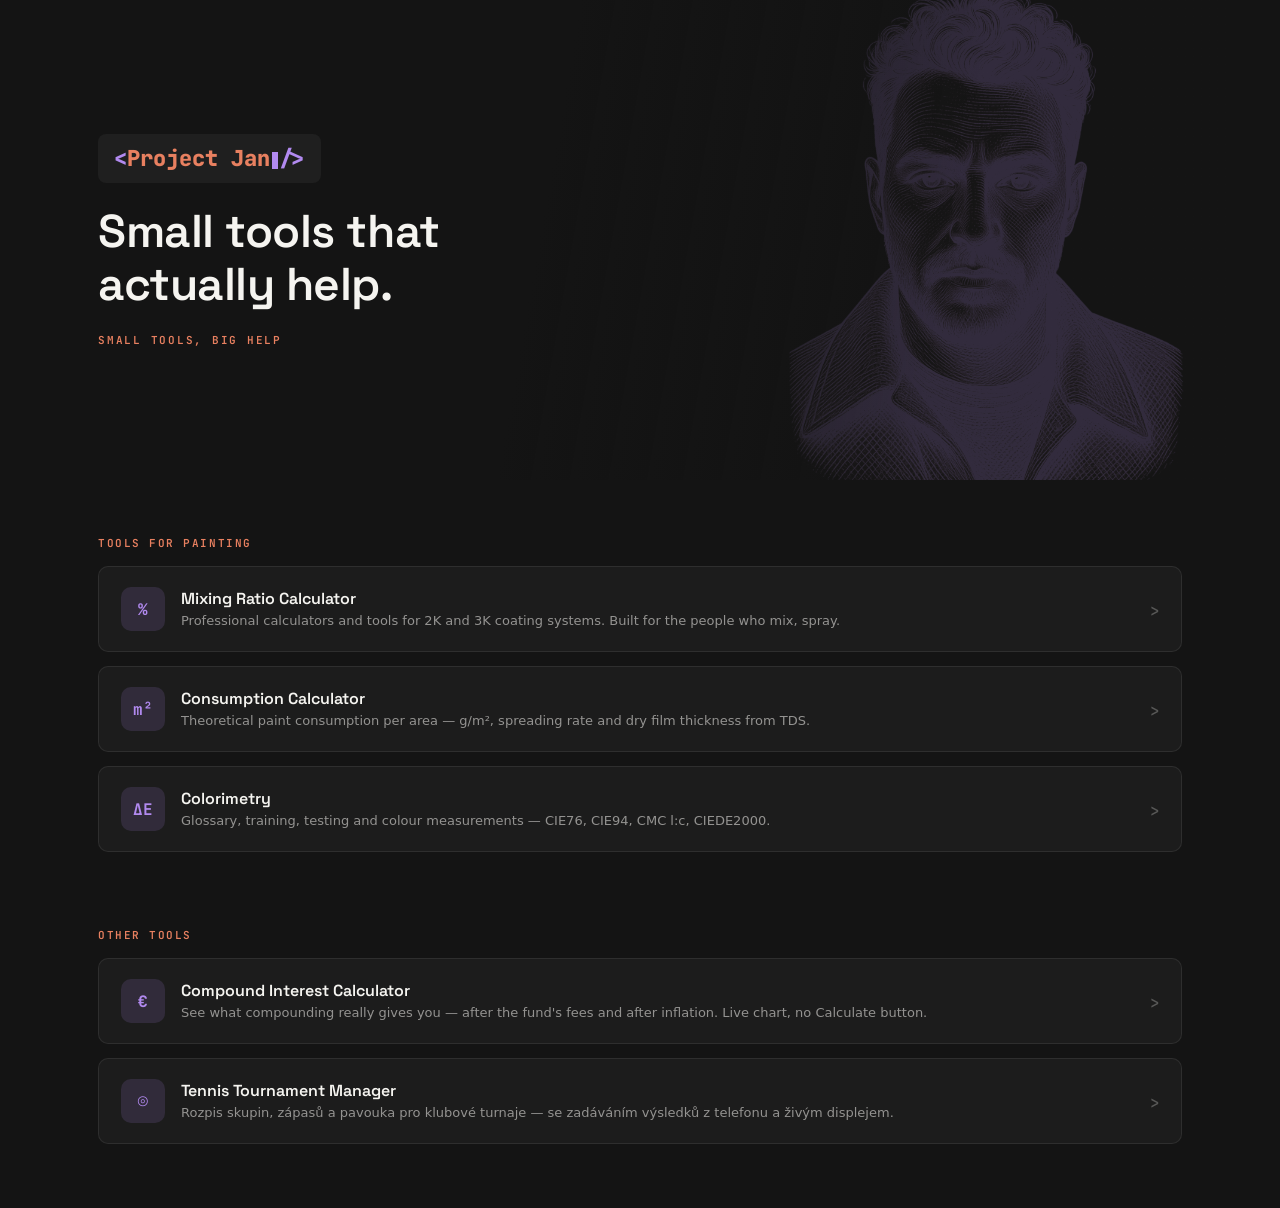
<file: index.html>
<!DOCTYPE html>
<html lang="en">
<head>
<meta charset="UTF-8">
<meta name="viewport" content="width=device-width, initial-scale=1.0">
<title>Project Jan — Small tools, big help</title>
<link rel="icon" type="image/png" href="/favicon.png">
<meta property="og:type" content="website">
<meta property="og:title" content="Project Jan — Small tools, big help">
<meta property="og:description" content="Calculators for 2K/3K coating systems, plus a tennis tournament manager for clubs.">
<meta property="og:image" content="https://projectjan.cz/favicon.png">
<meta property="og:url" content="https://projectjan.cz/">
<meta name="twitter:card" content="summary_large_image">
<meta name="twitter:title" content="Project Jan — Small tools, big help">
<meta name="twitter:description" content="Calculators for 2K/3K coating systems, plus a tennis tournament manager for clubs.">
<meta name="twitter:image" content="https://projectjan.cz/favicon.png">
<link rel="preconnect" href="https://fonts.googleapis.com">
<link href="https://fonts.googleapis.com/css2?family=JetBrains+Mono:wght@400;500;600;700;800&family=Space+Grotesk:wght@500;600;700&display=swap" rel="stylesheet">
<style>
*{box-sizing:border-box}
html{scroll-behavior:smooth}
body{margin:0;background:#141414;font-family:'Space Grotesk',system-ui,sans-serif}
a{color:#8a67d1;text-decoration:none}
a:hover{color:#6d4fb0}
@keyframes jan-blink{0%,50%{opacity:1}50.01%,100%{opacity:0}}

.wrap{max-width:1180px;margin:0 auto}

/* Mini sticky header — crossfades in once you've scrolled past the hero */
.mini-header{position:fixed;top:0;left:0;right:0;z-index:50;display:flex;justify-content:center;padding:14px 0;opacity:0;transform:translateY(-8px);pointer-events:none;transition:opacity .3s ease,transform .3s ease}
.mini-header.show{opacity:1;transform:translateY(0);pointer-events:auto}
.logo-mini{display:inline-flex;align-items:center;background:#1f1f1f;padding:8px 14px;border-radius:8px;font:800 16px 'JetBrains Mono',monospace;color:#b28af0;box-shadow:0 10px 28px rgba(0,0,0,.35);cursor:pointer;border:1px solid rgba(255,255,255,.08)}
.logo-mini .name{color:#e88060}
.logo-mini .cursor{display:inline-block;width:5px;height:13px;background:#b28af0;margin:0 1px -2px 2px;animation:jan-blink 1.1s steps(1) infinite}

.hero{position:relative;overflow:hidden;padding:0 48px;min-height:480px;display:flex;align-items:center}
.hero-portrait{position:absolute;right:-20px;bottom:-30px;height:112%;width:auto;opacity:0.4;mix-blend-mode:screen;pointer-events:none;will-change:opacity}
.hero-fade{position:absolute;inset:0;background:linear-gradient(100deg,#141414 42%,rgba(20,20,20,0.45) 75%)}
.hero-inner{position:relative;z-index:1;display:flex;flex-direction:column;gap:22px;padding:64px 0;max-width:560px;will-change:transform,opacity}

.logo{display:inline-flex;align-items:center;background:#1f1f1f;padding:10px 16px;border-radius:8px;font:800 22px 'JetBrains Mono',monospace;color:#b28af0;width:fit-content}
.logo .name{color:#e88060}
.logo .cursor{display:inline-block;width:6px;height:17px;background:#b28af0;margin:0 1px -3px 2px;animation:jan-blink 1.1s steps(1) infinite}

h1{margin:0;font:600 46px/1.15 'Space Grotesk',sans-serif;color:#f5f4f0;letter-spacing:-.01em}
.tag{font:600 11px 'JetBrains Mono',monospace;letter-spacing:.16em;color:#e88060}

.section{padding:56px 48px 20px}
.section.last{padding-bottom:64px}
.section-label{display:block;font:600 11px 'JetBrains Mono',monospace;letter-spacing:.14em;color:#e88060;margin-bottom:16px}

.cards{display:flex;flex-direction:column;gap:14px}
.card{display:flex;align-items:center;gap:16px;background:#1c1c1c;border:1px solid rgba(255,255,255,.08);border-radius:10px;padding:20px 22px;
  opacity:0;transform:translateY(28px);transition:opacity .6s ease,transform .6s ease,box-shadow .18s,border-color .18s,background .18s}
.card:nth-child(2){transition-delay:.09s}
.card:nth-child(3){transition-delay:.18s}
.card.in{opacity:1;transform:translateY(0)}
.card:hover{border-color:transparent;background:#212121;box-shadow:0 10px 30px rgba(178,138,240,.16)}
.card.in:hover{transform:translateY(-2px)}
.card-icon{width:44px;height:44px;flex:none;border-radius:10px;background:rgba(178,138,240,.14);display:flex;align-items:center;justify-content:center;font:700 16px 'JetBrains Mono',monospace;color:#b28af0}
.card-body{flex:1}
.card-title{font:600 16px 'Space Grotesk',sans-serif;color:#f5f4f0}
.card-desc{font:400 13px/1.5 system-ui,sans-serif;color:rgba(245,244,240,.55);margin-top:2px}
.card-chevron{color:rgba(245,244,240,.28);font-size:20px}

@media (max-width: 640px){
  .hero{padding:0 24px;min-height:420px}
  .hero-inner{padding:44px 0;max-width:100%}
  .hero-portrait{opacity:0.28;right:-40px}
  h1{font-size:32px}
  .section{padding:40px 20px 8px}
  .section.last{padding-bottom:48px}
  .card{padding:16px 16px;gap:12px}
  .card-title{font-size:15px}
  .card-desc{font-size:12.5px}
}
@media (prefers-reduced-motion: reduce){
  html{scroll-behavior:auto}
  .card,.mini-header,.hero-inner{transition:none!important}
}
</style>
</head>
<body>

<header class="mini-header" id="miniHeader">
  <button class="logo-mini" id="miniLogoBtn" type="button" aria-label="Scroll to top">&lt;<span class="name">Project Jan</span><span class="cursor"></span>/&gt;</button>
</header>

<div class="wrap">

  <section class="hero" id="hero">
    <img class="hero-portrait" src="portrait-sketch-tint.png" alt="">
    <div class="hero-fade"></div>
    <div class="hero-inner" id="heroInner">
      <span class="logo">&lt;<span class="name">Project Jan</span><span class="cursor"></span>/&gt;</span>
      <h1>Small tools that<br>actually help.</h1>
      <span class="tag">SMALL TOOLS, BIG HELP</span>
    </div>
  </section>

  <section class="section">
    <span class="section-label">TOOLS FOR PAINTING</span>
    <div class="cards">
      <a class="card" href="mixing-ratio-calculator/">
        <div class="card-icon">%</div>
        <div class="card-body">
          <div class="card-title">Mixing Ratio Calculator</div>
          <div class="card-desc">Professional calculators and tools for 2K and 3K coating systems. Built for the people who mix, spray.</div>
        </div>
        <span class="card-chevron">›</span>
      </a>
      <a class="card" href="consumption-calculator/">
        <div class="card-icon">m²</div>
        <div class="card-body">
          <div class="card-title">Consumption Calculator</div>
          <div class="card-desc">Theoretical paint consumption per area — g/m², spreading rate and dry film thickness from TDS.</div>
        </div>
        <span class="card-chevron">›</span>
      </a>
      <a class="card" href="color/">
        <div class="card-icon">ΔE</div>
        <div class="card-body">
          <div class="card-title">Colorimetry</div>
          <div class="card-desc">Glossary, training, testing and colour measurements — CIE76, CIE94, CMC l:c, CIEDE2000.</div>
        </div>
        <span class="card-chevron">›</span>
      </a>
    </div>
  </section>

  <section class="section last">
    <span class="section-label">OTHER TOOLS</span>
    <div class="cards">
      <a class="card" href="compound-interest/">
        <div class="card-icon">€</div>
        <div class="card-body">
          <div class="card-title">Compound Interest Calculator</div>
          <div class="card-desc">See what compounding really gives you — after the fund's fees and after inflation. Live chart, no Calculate button.</div>
        </div>
        <span class="card-chevron">›</span>
      </a>
      <a class="card" href="tennis/">
        <div class="card-icon">◎</div>
        <div class="card-body">
          <div class="card-title">Tennis Tournament Manager</div>
          <div class="card-desc">Rozpis skupin, zápasů a pavouka pro klubové turnaje — se zadáváním výsledků z telefonu a živým displejem.</div>
        </div>
        <span class="card-chevron">›</span>
      </a>
    </div>
  </section>

</div>

<script>
(function(){
  var hero = document.getElementById('hero');
  var heroInner = document.getElementById('heroInner');
  var portrait = document.querySelector('.hero-portrait');
  var miniHeader = document.getElementById('miniHeader');
  var reduceMotion = window.matchMedia && window.matchMedia('(prefers-reduced-motion: reduce)').matches;
  var ticking = false;

  function onScroll(){
    if(ticking) return;
    ticking = true;
    requestAnimationFrame(function(){
      var heroH = hero.offsetHeight;
      var y = window.scrollY || window.pageYOffset;
      var progress = Math.min(1, Math.max(0, y / (heroH * 0.7)));
      if(!reduceMotion){
        heroInner.style.opacity = String(1 - progress);
        heroInner.style.transform = 'translateY(' + (-progress * 40) + 'px)';
        if(portrait) portrait.style.opacity = String(0.4 * (1 - progress * 0.6));
      }
      miniHeader.classList.toggle('show', progress > 0.85);
      ticking = false;
    });
  }
  window.addEventListener('scroll', onScroll, { passive: true });
  window.addEventListener('resize', onScroll);
  onScroll();

  document.getElementById('miniLogoBtn').addEventListener('click', function(){
    window.scrollTo({ top: 0, behavior: reduceMotion ? 'auto' : 'smooth' });
  });

  // Cards fly in from below as they enter the viewport
  var cards = document.querySelectorAll('.card');
  if('IntersectionObserver' in window && !reduceMotion){
    var io = new IntersectionObserver(function(entries){
      entries.forEach(function(entry){
        if(entry.isIntersecting){
          entry.target.classList.add('in');
          io.unobserve(entry.target);
        }
      });
    }, { threshold: 0.2, rootMargin: '0px 0px -40px 0px' });
    cards.forEach(function(el){ io.observe(el); });
  } else {
    cards.forEach(function(el){ el.classList.add('in'); });
  }
})();
</script>

</body>
</html>
</file>
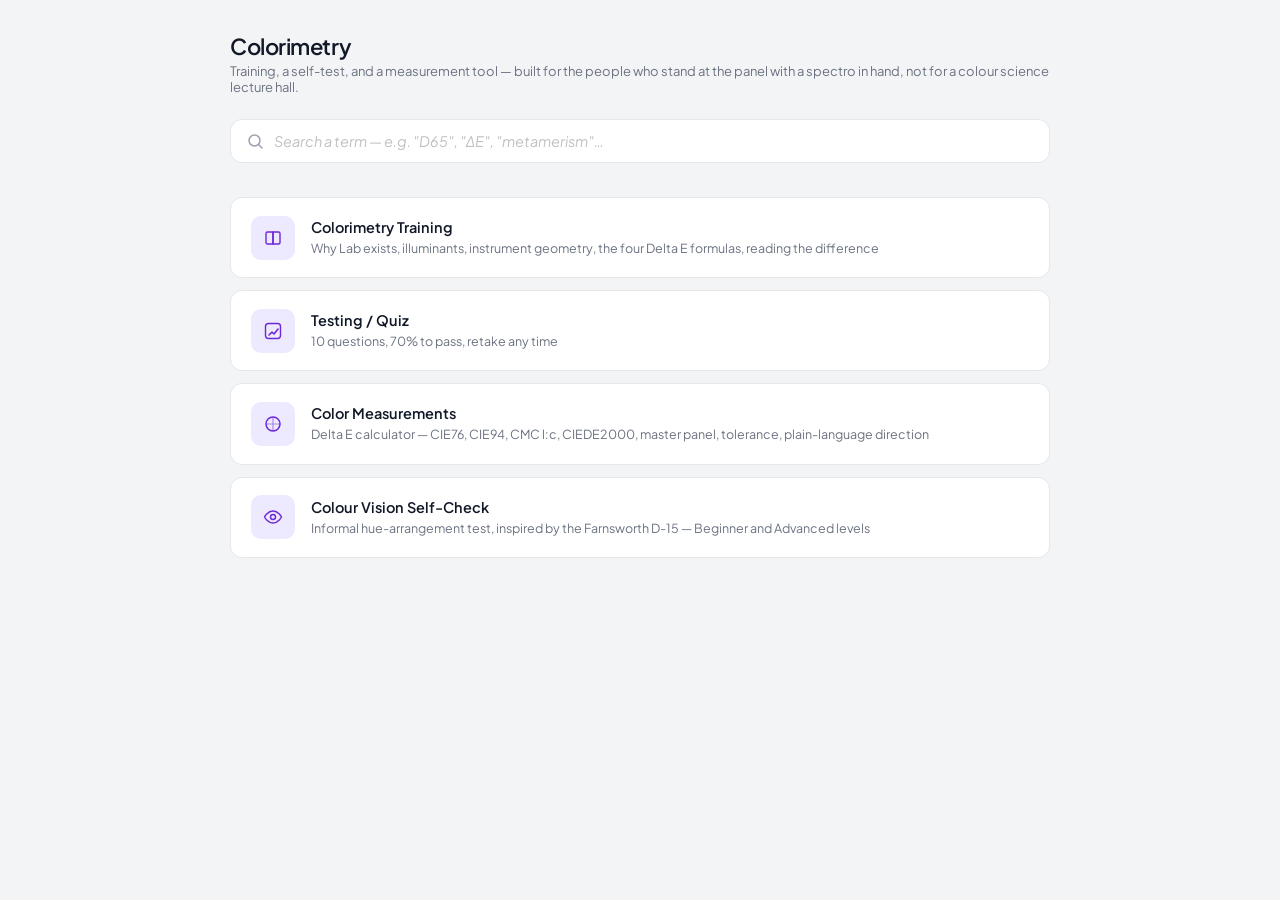
<file: color/index.html>
<!DOCTYPE html>
<html lang="en">
<head>
<meta charset="UTF-8">
<meta name="viewport" content="width=device-width, initial-scale=1.0">
<title>Colorimetry — Project Jan</title>
<link rel="icon" type="image/png" href="/favicon.png">
<meta name="description" content="Colorimetry training, a self-test quiz, and a Delta E colour measurement calculator (CIE76, CIE94, CMC l:c, CIEDE2000) for coating colorists and QC technicians.">
<meta property="og:type" content="website">
<meta property="og:title" content="Colorimetry — Project Jan">
<meta property="og:description" content="Colorimetry training, a self-test quiz, and a Delta E colour measurement calculator for coating colorists and QC technicians.">
<meta property="og:image" content="https://projectjan.cz/favicon.png">
<meta property="og:url" content="https://projectjan.cz/color/">
<link rel="preconnect" href="https://fonts.googleapis.com">
<link href="https://fonts.googleapis.com/css2?family=Plus+Jakarta+Sans:wght@400;500;600&family=JetBrains+Mono:wght@400;500&display=swap" rel="stylesheet">
<link rel="stylesheet" href="assets/ui.css">
</head>
<body>
<div class="wrap">
  <h1>Colorimetry</h1>
  <p class="sub">Training, a self-test, and a measurement tool — built for the people who stand at the panel with a spectro in hand, not for a colour science lecture hall.</p>

  <div class="search-wrap">
    <div class="search-input-row">
      <svg width="17" height="17" viewBox="0 0 17 17" fill="none"><circle cx="7.5" cy="7.5" r="5.5" stroke="currentColor" stroke-width="1.5"/><path d="M15 15l-3.5-3.5" stroke="currentColor" stroke-width="1.5" stroke-linecap="round"/></svg>
      <input type="text" id="glossary-search" placeholder="Search a term — e.g. &quot;D65&quot;, &quot;ΔE&quot;, &quot;metamerism&quot;…" autocomplete="off">
    </div>
    <div id="search-results" class="search-results"></div>
  </div>

  <div class="tcards">
    <a class="tcard" href="training/">
      <div class="tcard-icon"><svg width="20" height="20" viewBox="0 0 20 20" fill="none"><path d="M3 5.5C3 4.7 3.7 4 4.5 4H10v12H4.5c-.8 0-1.5-.7-1.5-1.5v-9z" stroke="currentColor" stroke-width="1.4" stroke-linejoin="round"/><path d="M17 5.5c0-.8-.7-1.5-1.5-1.5H10v12h5.5c.8 0 1.5-.7 1.5-1.5v-9z" stroke="currentColor" stroke-width="1.4" stroke-linejoin="round"/></svg></div>
      <div class="tcard-body"><strong>Colorimetry Training</strong><span>Why Lab exists, illuminants, instrument geometry, the four Delta E formulas, reading the difference</span></div>
      <div id="landing-progress-training" style="min-width:70px;text-align:right"></div>
    </a>
    <a class="tcard" href="training/quiz/basic/">
      <div class="tcard-icon"><svg width="20" height="20" viewBox="0 0 20 20" fill="none"><path d="M6 14l3-3 2 2 4-5" stroke="currentColor" stroke-width="1.6" stroke-linecap="round" stroke-linejoin="round"/><rect x="2.5" y="2.5" width="15" height="15" rx="3" stroke="currentColor" stroke-width="1.4"/></svg></div>
      <div class="tcard-body"><strong>Testing / Quiz</strong><span>10 questions, 70% to pass, retake any time</span></div>
      <div id="landing-progress-quiz" style="min-width:70px;text-align:right"></div>
    </a>
    <a class="tcard" href="delta-e/">
      <div class="tcard-icon"><svg width="20" height="20" viewBox="0 0 20 20" fill="none"><circle cx="10" cy="10" r="7" stroke="currentColor" stroke-width="1.5"/><path d="M10 3v14M3 10h14" stroke="currentColor" stroke-width="1.2" opacity=".5"/></svg></div>
      <div class="tcard-body"><strong>Color Measurements</strong><span>Delta E calculator — CIE76, CIE94, CMC l:c, CIEDE2000, master panel, tolerance, plain-language direction</span></div>
    </a>
    <a class="tcard" href="vision-test/">
      <div class="tcard-icon"><svg width="20" height="20" viewBox="0 0 20 20" fill="none"><path d="M1.5 10S4.5 4 10 4s8.5 6 8.5 6-3 6-8.5 6-8.5-6-8.5-6z" stroke="currentColor" stroke-width="1.4" stroke-linejoin="round"/><circle cx="10" cy="10" r="2.5" stroke="currentColor" stroke-width="1.4"/></svg></div>
      <div class="tcard-body"><strong>Colour Vision Self-Check</strong><span>Informal hue-arrangement test, inspired by the Farnsworth D-15 — Beginner and Advanced levels</span></div>
    </a>
  </div>
</div>
<script src="assets/store.js"></script>
<script src="assets/glossary.js"></script>
<script>
(function () {
  var p = Store.getProgress();
  if (p.completedModules.indexOf('training-intro') !== -1) {
    document.getElementById('landing-progress-training').innerHTML = '<span style="font-size:11px;color:var(--hint)">visited</span> ✓';
  }
  if (p.quizAttempts.length) {
    var best = p.quizAttempts.reduce(function (m, a) { return Math.max(m, a.pct || 0); }, 0);
    document.getElementById('landing-progress-quiz').innerHTML = '<span style="font-size:11px;color:var(--hint)">best score</span><br><b style="color:var(--pt)">' + best + '%</b>';
  }

  var input = document.getElementById('glossary-search');
  var results = document.getElementById('search-results');
  var MAX_SHOWN = 5;

  function render(query) {
    if (!query.trim()) { results.innerHTML = ''; return; }
    var matches = Glossary.search(query);
    if (!matches.length) {
      results.innerHTML = '<div class="search-empty">No matching term. Try the <a href="glossary/">full glossary</a>.</div>';
      return;
    }
    results.innerHTML = matches.slice(0, MAX_SHOWN).map(function (e) {
      return '<div class="search-result"><strong>' + e.term + '</strong><span>' + e.definition + '</span></div>';
    }).join('') + (matches.length > MAX_SHOWN ? '<div class="search-more"><a href="glossary/?q=' + encodeURIComponent(query) + '">' + (matches.length - MAX_SHOWN) + ' more in the full glossary →</a></div>' : '');
  }

  input.addEventListener('input', function () { render(input.value); });
})();
</script>
</body>
</html>
</file>
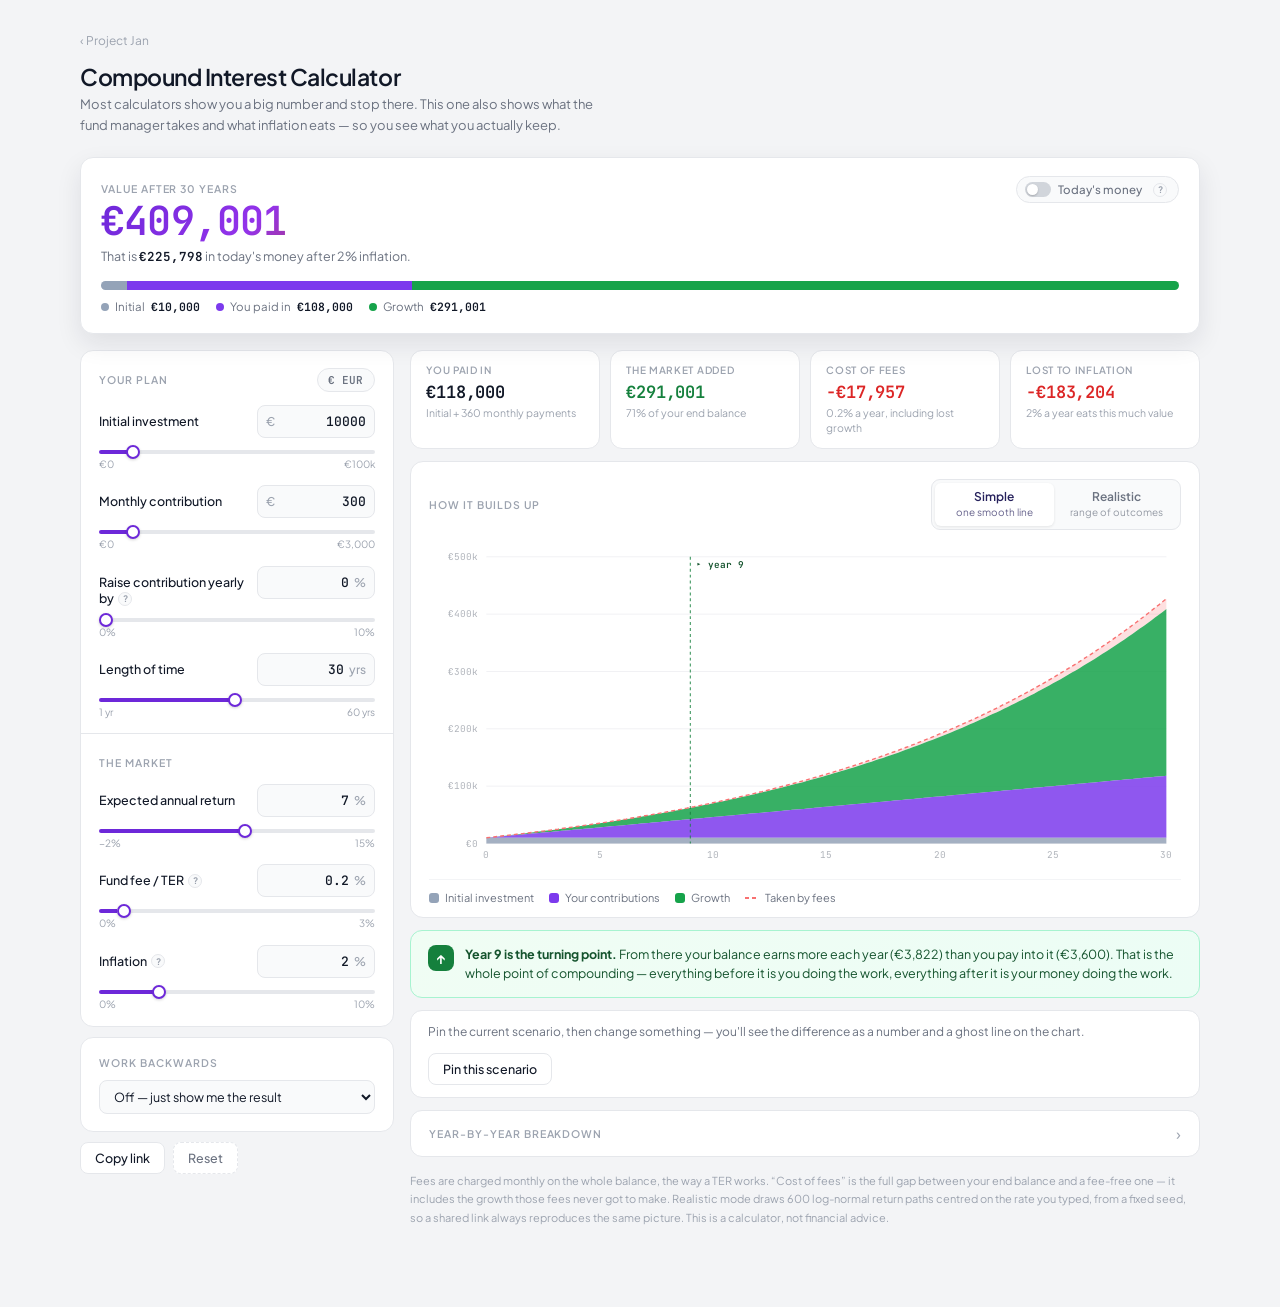
<file: compound-interest/index.html>
<!DOCTYPE html>
<html lang="en">
<head>
<meta charset="UTF-8">
<meta name="viewport" content="width=device-width, initial-scale=1.0">
<title>Compound Interest Calculator</title>
<link rel="icon" type="image/png" href="/favicon.png">
<meta name="description" content="A compound interest calculator that shows what you actually keep — after fund fees and after inflation.">
<meta property="og:type" content="website">
<meta property="og:title" content="Compound Interest Calculator — Project Jan">
<meta property="og:description" content="See what compounding really gives you — after fund fees and after inflation. Live chart, honest numbers, no Calculate button.">
<meta property="og:image" content="https://projectjan.cz/favicon.png">
<meta property="og:url" content="https://projectjan.cz/compound-interest/">
<meta name="twitter:card" content="summary_large_image">
<meta name="twitter:title" content="Compound Interest Calculator — Project Jan">
<meta name="twitter:description" content="See what compounding really gives you — after fund fees and after inflation.">
<meta name="twitter:image" content="https://projectjan.cz/favicon.png">
<link href="https://fonts.googleapis.com/css2?family=Plus+Jakarta+Sans:wght@400;500;600;700&family=JetBrains+Mono:wght@400;500;600&display=swap" rel="stylesheet">
<style>
*,*::before,*::after{box-sizing:border-box;margin:0;padding:0}
:root{
  --p:#6D28D9;--pl:#EDE9FE;--pt:#26215C;
  --o:#C2410C;--ol:#FFF7ED;--ot:#7C2D12;
  --g:#15803D;--gl:#DCFCE7;--gt:#14532D;
  --r:#DC2626;--rl:#FEF2F2;--rt:#7F1D1D;
  --grad:linear-gradient(135deg,#6D28D9 0%,#9333EA 50%,#C2410C 100%);
  --border:#E5E7EB;--bg:#F9FAFB;--card:#fff;--text:#111827;--muted:#6B7280;--hint:#9CA3AF;
  /* chart series */
  --c-init:#94A3B8;--c-contrib:#7C3AED;--c-growth:#16A34A;--c-fee:#F87171;
}
body{font-family:'Plus Jakarta Sans',system-ui,sans-serif;background:#F3F4F6;color:var(--text);min-height:100vh;padding:1.75rem 1rem 5rem;-webkit-font-smoothing:antialiased}
.wrap{max-width:1120px;margin:0 auto}
.mn{font-family:'JetBrains Mono',monospace;font-variant-numeric:tabular-nums}

/* ── Header ─────────────────────────────────────────────────────────── */
.back{display:inline-flex;align-items:center;gap:5px;font-size:12px;color:var(--hint);text-decoration:none;margin-bottom:.9rem;transition:color .13s}
.back:hover{color:var(--p)}
h1{font-size:23px;font-weight:600;letter-spacing:-.02em}
.sub{font-size:13px;color:var(--muted);margin-top:3px;margin-bottom:1.4rem;max-width:52ch;line-height:1.55}

/* ── Layout ─────────────────────────────────────────────────────────── */
.layout{display:grid;grid-template-columns:314px 1fr;gap:16px;align-items:start}
.panel{position:sticky;top:196px;display:flex;flex-direction:column;gap:10px}
.results{display:flex;flex-direction:column;gap:12px;min-width:0}

.card{background:var(--card);border:1px solid var(--border);border-radius:13px;padding:1.05rem 1.15rem}
.lbl{font-size:10.5px;font-weight:600;letter-spacing:.09em;text-transform:uppercase;color:var(--hint)}

/* ── Inputs ─────────────────────────────────────────────────────────── */
.field{margin-bottom:.95rem}
.field:last-child{margin-bottom:0}
.field-top{display:flex;align-items:baseline;justify-content:space-between;gap:8px;margin-bottom:6px}
.field-top label{font-size:12.5px;color:var(--text);font-weight:500;line-height:1.3}
.hintq{display:inline-flex;align-items:center;justify-content:center;width:14px;height:14px;border-radius:50%;background:var(--bg);border:1px solid var(--border);color:var(--hint);font-size:9px;font-weight:700;cursor:help;margin-left:4px;vertical-align:1px}
.cur-pick{font-family:'JetBrains Mono',monospace;font-size:11px;font-weight:600;color:var(--muted);background:var(--bg);border:1px solid var(--border);border-radius:99px;padding:4px 10px;cursor:pointer;transition:all .13s;letter-spacing:.02em}
.cur-pick:hover{border-color:#C4B5FD;color:var(--pt);background:var(--pl)}
.inbox{display:flex;align-items:center;gap:5px;background:var(--bg);border:1px solid var(--border);border-radius:8px;padding:0 8px;transition:border-color .12s,box-shadow .12s,background .12s;flex:none;width:118px}
.inbox:focus-within{border-color:var(--p);background:#fff;box-shadow:0 0 0 3px rgba(109,40,217,.1)}
.inbox .pre,.inbox .post{font-size:12px;color:var(--hint);font-weight:500;flex:none}
.inbox input{width:100%;min-width:0;padding:7px 0;border:none;background:transparent;outline:none;font-family:'JetBrains Mono',monospace;font-variant-numeric:tabular-nums;font-size:13px;font-weight:500;color:var(--text);text-align:right}
.inbox input::-webkit-outer-spin-button,.inbox input::-webkit-inner-spin-button{-webkit-appearance:none;margin:0}
.inbox input[type=number]{-moz-appearance:textfield}
.inbox.solved{border-color:#A7F3D0;background:#F0FDF4}
.inbox.solved input{color:var(--gt)}

input[type=range]{-webkit-appearance:none;appearance:none;width:100%;height:16px;background:transparent;cursor:pointer;display:block}
input[type=range]::-webkit-slider-runnable-track{height:4px;border-radius:99px;background:linear-gradient(90deg,var(--p) var(--pct,50%),#E5E7EB var(--pct,50%))}
input[type=range]::-webkit-slider-thumb{-webkit-appearance:none;width:14px;height:14px;border-radius:50%;background:#fff;border:2px solid var(--p);margin-top:-5px;box-shadow:0 1px 3px rgba(0,0,0,.18);transition:transform .1s}
input[type=range]:active::-webkit-slider-thumb{transform:scale(1.18)}
input[type=range]::-moz-range-track{height:4px;border-radius:99px;background:#E5E7EB}
input[type=range]::-moz-range-progress{height:4px;border-radius:99px;background:var(--p)}
input[type=range]::-moz-range-thumb{width:12px;height:12px;border-radius:50%;background:#fff;border:2px solid var(--p);box-shadow:0 1px 3px rgba(0,0,0,.18)}
input[type=range]:disabled{opacity:.4;cursor:not-allowed}
.scale{display:flex;justify-content:space-between;font-size:10px;color:var(--hint);margin-top:-2px}

.divider{height:1px;background:var(--border);margin:.95rem -1.15rem}
select{width:100%;padding:7px 10px;border:1px solid var(--border);border-radius:8px;font-size:12.5px;font-family:inherit;color:var(--text);background:var(--bg);outline:none;cursor:pointer}
select:focus{border-color:var(--p)}

/* ── Segmented control ──────────────────────────────────────────────── */
.seg{display:flex;gap:3px;background:var(--bg);border:1px solid var(--border);border-radius:9px;padding:3px}
.seg button{flex:1;padding:6px 10px;border:none;border-radius:6px;background:transparent;color:var(--muted);font-family:inherit;font-size:12px;font-weight:600;cursor:pointer;transition:all .13s;line-height:1.35}
.seg button span{display:block;font-size:10px;font-weight:400;opacity:.7;margin-top:1px}
.seg button.on{background:var(--card);color:var(--pt);box-shadow:0 1px 3px rgba(0,0,0,.09)}
.seg button:hover:not(.on){color:var(--text)}

/* ── Headline — pinned above the sliders so it's always in view ───────── */
.head-card{background:var(--card);border:1px solid var(--border);border-radius:13px;padding:1.15rem 1.25rem;position:sticky;top:12px;z-index:30;margin-bottom:16px;box-shadow:0 10px 26px rgba(17,24,39,.09)}
.head-top{display:flex;align-items:flex-start;justify-content:space-between;gap:14px;flex-wrap:wrap}
.hv{font-family:'JetBrains Mono',monospace;font-variant-numeric:tabular-nums;font-size:40px;font-weight:600;letter-spacing:-.02em;background:var(--grad);-webkit-background-clip:text;-webkit-text-fill-color:transparent;background-clip:text;line-height:1.1;margin-top:2px}
.hv-sub{font-size:12.5px;color:var(--muted);margin-top:5px}
.hv-sub b{font-family:'JetBrains Mono',monospace;font-weight:600;color:var(--text)}
.toggle{display:inline-flex;align-items:center;gap:7px;font-size:11.5px;color:var(--muted);cursor:pointer;user-select:none;background:var(--bg);border:1px solid var(--border);border-radius:99px;padding:5px 11px 5px 8px;font-weight:500;transition:all .13s}
.toggle:hover{border-color:#C4B5FD}
.toggle.on{background:var(--pl);border-color:#C4B5FD;color:var(--pt)}
.sw{width:26px;height:15px;border-radius:99px;background:#D1D5DB;position:relative;flex:none;transition:background .15s}
.sw::after{content:"";position:absolute;top:2px;left:2px;width:11px;height:11px;border-radius:50%;background:#fff;transition:transform .15s;box-shadow:0 1px 2px rgba(0,0,0,.2)}
.toggle.on .sw{background:var(--p)}
.toggle.on .sw::after{transform:translateX(11px)}

.compbar{display:flex;height:9px;border-radius:99px;overflow:hidden;margin-top:1rem;background:var(--bg)}
.compbar i{display:block;transition:width .25s ease}
.complegend{display:flex;flex-wrap:wrap;gap:4px 16px;margin-top:9px}
.complegend span{font-size:11.5px;color:var(--muted);display:inline-flex;align-items:center;gap:6px}
.complegend b{color:var(--text);font-family:'JetBrains Mono',monospace;font-weight:600}
.dot{width:8px;height:8px;border-radius:50%;flex:none}

/* ── Truth layer ────────────────────────────────────────────────────── */
.tiles{display:grid;grid-template-columns:repeat(4,1fr);gap:10px}
.tile{background:var(--card);border:1px solid var(--border);border-radius:12px;padding:.85rem .95rem}
.tile .tl{font-size:10px;font-weight:600;letter-spacing:.07em;text-transform:uppercase;color:var(--hint);display:block;margin-bottom:5px;white-space:nowrap;overflow:hidden;text-overflow:ellipsis}
.tile .tv{font-family:'JetBrains Mono',monospace;font-variant-numeric:tabular-nums;font-size:17px;font-weight:600;letter-spacing:-.01em}
.tile .tn{font-size:10.5px;color:var(--hint);margin-top:3px;line-height:1.35}
.tile.neg .tv{color:var(--r)}
.tile.pos .tv{color:var(--g)}

/* ── Chart ──────────────────────────────────────────────────────────── */
.chart-card{background:var(--card);border:1px solid var(--border);border-radius:13px;padding:1.05rem 1.15rem .8rem}
.chart-hd{display:flex;align-items:center;justify-content:space-between;gap:12px;margin-bottom:.85rem;flex-wrap:wrap}
.chart-hd .seg{flex:none;width:250px}
.chart-box{position:relative}
svg.chart{display:block;width:100%;height:auto;overflow:visible;touch-action:pan-y}
.gridline{stroke:#F1F1F4;stroke-width:1}
.axis-txt{font-family:'JetBrains Mono',monospace;font-size:9.5px;fill:#B0B4BB}
.cross-line{stroke:var(--g);stroke-width:1.2;stroke-dasharray:3 3;opacity:.75}
.cross-tag{font-family:'JetBrains Mono',monospace;font-size:9.5px;fill:var(--gt);font-weight:600}
.hover-line{stroke:#9CA3AF;stroke-width:1;stroke-dasharray:2 3}
.tip{position:absolute;pointer-events:none;background:#111827;color:#fff;border-radius:9px;padding:8px 11px;font-size:11.5px;line-height:1.55;box-shadow:0 8px 24px rgba(0,0,0,.24);opacity:0;transition:opacity .12s;z-index:5;white-space:nowrap}
.tip.on{opacity:1}
.tip .ty{font-weight:600;font-size:11px;color:#C4B5FD;letter-spacing:.05em;text-transform:uppercase;margin-bottom:3px}
.tip .tr{display:flex;justify-content:space-between;gap:14px}
.tip .tr b{font-family:'JetBrains Mono',monospace;font-weight:600}
.tip .tsep{height:1px;background:rgba(255,255,255,.16);margin:4px 0}
.legend{display:flex;flex-wrap:wrap;gap:6px 15px;margin-top:.6rem;padding-top:.7rem;border-top:1px solid #F3F4F6}
.legend span{font-size:11px;color:var(--muted);display:inline-flex;align-items:center;gap:6px}
.swatch{width:10px;height:10px;border-radius:3px;flex:none}

/* ── Insight banner ─────────────────────────────────────────────────── */
.insight{display:flex;align-items:flex-start;gap:11px;background:linear-gradient(135deg,#F0FDF4,#ECFDF5);border:1px solid #A7F3D0;border-radius:12px;padding:.85rem 1.05rem}
.insight.muted{background:var(--bg);border-color:var(--border)}
.insight-ic{width:26px;height:26px;border-radius:8px;background:var(--g);color:#fff;display:flex;align-items:center;justify-content:center;flex:none;font-size:14px;font-weight:700}
.insight.muted .insight-ic{background:var(--hint)}
.insight-tx{font-size:12.5px;line-height:1.55;color:var(--gt)}
.insight.muted .insight-tx{color:var(--muted)}
.insight-tx strong{font-weight:700}

/* ── Compare ────────────────────────────────────────────────────────── */
.cmp{display:flex;align-items:center;justify-content:space-between;gap:12px;background:var(--card);border:1px solid var(--border);border-radius:12px;padding:.75rem 1.05rem;flex-wrap:wrap}
.cmp-l{font-size:12px;color:var(--muted);line-height:1.5}
.cmp-l b{color:var(--text);font-family:'JetBrains Mono',monospace}
.cmp-d{font-family:'JetBrains Mono',monospace;font-weight:600;font-size:14px}
.btn{padding:7px 14px;border:1px solid var(--border);border-radius:8px;background:var(--card);color:var(--text);font-size:12.5px;font-weight:500;cursor:pointer;font-family:inherit;transition:all .13s;white-space:nowrap}
.btn:hover{border-color:var(--p);color:var(--pt);background:var(--pl)}
.btn.ghost{border-style:dashed;color:var(--muted)}
.actions{display:flex;gap:8px;flex-wrap:wrap}

/* ── Table ──────────────────────────────────────────────────────────── */
.tbl-wrap{background:var(--card);border:1px solid var(--border);border-radius:12px;overflow:hidden}
.tbl-hd{display:flex;align-items:center;justify-content:space-between;padding:.75rem 1.15rem;cursor:pointer;user-select:none}
.tbl-hd:hover{background:var(--bg)}
.tbl-body{display:none;max-height:340px;overflow:auto;border-top:1px solid #F3F4F6}
.tbl-body.on{display:block}
table{width:100%;border-collapse:collapse;font-size:12.5px}
thead th{position:sticky;top:0;padding:8px 1.15rem;text-align:right;font-size:10px;font-weight:600;text-transform:uppercase;letter-spacing:.06em;color:var(--hint);background:var(--bg);border-bottom:1px solid var(--border)}
thead th:first-child{text-align:left}
tbody td{padding:7px 1.15rem;border-bottom:1px solid #F9FAFB;text-align:right;font-family:'JetBrains Mono',monospace;font-variant-numeric:tabular-nums;font-size:12px}
tbody td:first-child{text-align:left;font-weight:600;font-family:'Plus Jakarta Sans',sans-serif}
tbody tr.cross td{background:#F0FDF4}
tbody tr:last-child td{border-bottom:none;font-weight:600;background:var(--bg)}
.chev{color:var(--hint);font-size:16px;transition:transform .18s}
.chev.on{transform:rotate(90deg)}

.foot{font-size:11px;color:var(--hint);line-height:1.65;margin-top:.2rem}
.foot a{color:var(--p);text-decoration:none}

@media(max-width:900px){
  .layout{grid-template-columns:1fr}
  .panel{position:static}
  .tiles{grid-template-columns:1fr 1fr}
  .hv{font-size:32px}
  .chart-hd .seg{width:100%}
}
@media(max-width:480px){
  body{padding:1.25rem .75rem 4rem}
  .tiles{grid-template-columns:1fr 1fr;gap:8px}
  .tile .tv{font-size:15px}
  .hv{font-size:28px}
}
</style>
</head>
<body>
<div class="wrap">

  <a class="back" href="/">‹ Project Jan</a>
  <h1>Compound Interest Calculator</h1>
  <p class="sub">Most calculators show you a big number and stop there. This one also shows what the fund manager takes and what inflation eats — so you see what you actually keep.</p>

  <div class="head-card" id="head-card">
    <div class="head-top">
      <div>
        <span class="lbl" id="head-label">Value after 30 years</span>
        <div class="hv mn" id="head-value">—</div>
        <div class="hv-sub" id="head-sub"></div>
      </div>
      <div class="toggle" id="t-real" role="switch" tabindex="0" aria-checked="false">
        <span class="sw"></span><span>Today's money</span><span class="hintq" id="hintq-real" title="Switches every number on this page from nominal (the raw euro amount your balance will show on paper) to real — deflated by the inflation rate on the left, so it reflects what that money can actually buy at today's prices. Off = nominal, On = real.">?</span>
      </div>
    </div>
    <div class="compbar" id="compbar"></div>
    <div class="complegend" id="complegend"></div>
  </div>

  <div class="layout">

    <!-- ══ INPUTS ══════════════════════════════════════════════════════ -->
    <aside class="panel">
      <div class="card">
        <div class="field-top" style="margin-bottom:0">
          <span class="lbl">Your plan</span>
          <button class="cur-pick" id="b-currency" type="button" title="Switch currency — display only, no conversion">€ EUR</button>
        </div>
        <div style="height:.85rem"></div>

        <div class="field">
          <div class="field-top">
            <label for="i-initial">Initial investment</label>
            <div class="inbox" id="box-initial"><span class="pre cur-sym">€</span><input type="number" id="i-initial" step="100" min="0"></div>
          </div>
          <input type="range" id="s-initial" min="0" max="100000" step="500">
          <div class="scale"><span><span class="cur-sym">€</span>0</span><span><span class="cur-sym">€</span>100k</span></div>
        </div>

        <div class="field">
          <div class="field-top">
            <label for="i-monthly">Monthly contribution</label>
            <div class="inbox" id="box-monthly"><span class="pre cur-sym">€</span><input type="number" id="i-monthly" step="25"></div>
          </div>
          <input type="range" id="s-monthly" min="0" max="3000" step="25">
          <div class="scale"><span><span class="cur-sym">€</span>0</span><span><span class="cur-sym">€</span>3,000</span></div>
        </div>

        <div class="field">
          <div class="field-top">
            <label for="i-incr">Raise contribution yearly by<span class="hintq" title="Most people's income grows. Raising your monthly amount each year has a surprisingly large effect.">?</span></label>
            <div class="inbox" id="box-incr"><input type="number" id="i-incr" step="0.5" min="0"><span class="post">%</span></div>
          </div>
          <input type="range" id="s-incr" min="0" max="10" step="0.5">
          <div class="scale"><span>0%</span><span>10%</span></div>
        </div>

        <div class="field">
          <div class="field-top">
            <label for="i-years">Length of time</label>
            <div class="inbox" id="box-years"><input type="number" id="i-years" step="1" min="1" max="60"><span class="post">yrs</span></div>
          </div>
          <input type="range" id="s-years" min="1" max="60" step="1">
          <div class="scale"><span>1 yr</span><span>60 yrs</span></div>
        </div>

        <div class="divider"></div>
        <span class="lbl">The market</span>
        <div style="height:.85rem"></div>

        <div class="field">
          <div class="field-top">
            <label for="i-ret">Expected annual return</label>
            <div class="inbox" id="box-ret"><input type="number" id="i-ret" step="0.1"><span class="post">%</span></div>
          </div>
          <input type="range" id="s-ret" min="-2" max="15" step="0.1">
          <div class="scale"><span>−2%</span><span>15%</span></div>
        </div>

        <div class="field" id="f-vol" hidden>
          <div class="field-top">
            <label for="i-vol">Volatility<span class="hintq" title="How much returns swing year to year. A global stock index sits around 15%; a mixed portfolio nearer 8–10%.">?</span></label>
            <div class="inbox" id="box-vol"><input type="number" id="i-vol" step="0.5" min="0"><span class="post">%</span></div>
          </div>
          <input type="range" id="s-vol" min="0" max="35" step="0.5">
          <div class="scale"><span>0%</span><span>35%</span></div>
        </div>

        <div class="field">
          <div class="field-top">
            <label for="i-ter">Fund fee / TER<span class="hintq" title="The yearly fee your fund or platform charges on your whole balance. Index funds: 0.1–0.3%. Actively managed funds and unit-linked products: 1.5–2.5%.">?</span></label>
            <div class="inbox" id="box-ter"><input type="number" id="i-ter" step="0.05" min="0"><span class="post">%</span></div>
          </div>
          <input type="range" id="s-ter" min="0" max="3" step="0.05">
          <div class="scale"><span>0%</span><span>3%</span></div>
        </div>

        <div class="field">
          <div class="field-top">
            <label for="i-infl">Inflation<span class="hintq" title="Used to convert the result into today's purchasing power. The ECB targets 2%.">?</span></label>
            <div class="inbox" id="box-infl"><input type="number" id="i-infl" step="0.1" min="0"><span class="post">%</span></div>
          </div>
          <input type="range" id="s-infl" min="0" max="10" step="0.1">
          <div class="scale"><span>0%</span><span>10%</span></div>
        </div>
      </div>

      <div class="card">
        <div class="field-top" style="margin-bottom:8px">
          <span class="lbl" style="line-height:1.6">Work backwards</span>
        </div>
        <select id="i-solve">
          <option value="none">Off — just show me the result</option>
          <option value="monthly">Solve: monthly contribution</option>
          <option value="years">Solve: how long it takes</option>
          <option value="ret">Solve: return I'd need</option>
        </select>
        <div id="solve-target" hidden style="margin-top:9px">
          <div class="field-top">
            <label for="i-target">Target amount</label>
            <div class="inbox"><span class="pre cur-sym">€</span><input type="number" id="i-target" step="10000" min="0"></div>
          </div>
          <div class="foot" id="solve-note"></div>
        </div>
      </div>

      <div class="actions">
        <button class="btn" id="b-share">Copy link</button>
        <button class="btn ghost" id="b-reset">Reset</button>
      </div>
    </aside>

    <!-- ══ RESULTS ═════════════════════════════════════════════════════ -->
    <main class="results">

      <div class="tiles" id="tiles"></div>

      <div class="chart-card">
        <div class="chart-hd">
          <span class="lbl">How it builds up</span>
          <div class="seg" id="seg-mode">
            <button data-m="simple" class="on">Simple<span>one smooth line</span></button>
            <button data-m="mc">Realistic<span>range of outcomes</span></button>
          </div>
        </div>
        <div class="chart-box" id="chart-box">
          <svg class="chart" id="chart" viewBox="0 0 760 330" aria-label="Growth over time"></svg>
          <div class="tip" id="tip"></div>
        </div>
        <div class="legend" id="legend"></div>
      </div>

      <div class="insight" id="insight">
        <div class="insight-ic">↑</div>
        <div class="insight-tx" id="insight-tx"></div>
      </div>

      <div class="cmp" id="cmp">
        <div class="cmp-l" id="cmp-l">Pin the current scenario, then change something — you'll see the difference as a number and a ghost line on the chart.</div>
        <div class="actions">
          <button class="btn" id="b-pin">Pin this scenario</button>
          <button class="btn ghost" id="b-unpin" hidden>Clear</button>
        </div>
      </div>

      <div class="tbl-wrap">
        <div class="tbl-hd" id="tbl-hd">
          <span class="lbl">Year-by-year breakdown</span>
          <span class="chev" id="tbl-chev">›</span>
        </div>
        <div class="tbl-body" id="tbl-body">
          <table>
            <thead><tr><th>Year</th><th>Paid in</th><th>Interest</th><th>Fees</th><th>Balance</th></tr></thead>
            <tbody id="tbl"></tbody>
          </table>
        </div>
      </div>

      <p class="foot">Fees are charged monthly on the whole balance, the way a TER works. “Cost of fees” is the full gap between your end balance and a fee-free one — it includes the growth those fees never got to make. Realistic mode draws 600 log-normal return paths centred on the rate you typed, from a fixed seed, so a shared link always reproduces the same picture. This is a calculator, not financial advice.</p>
    </main>

  </div>
</div>

<script>
"use strict";

/* ══ State ═════════════════════════════════════════════════════════════ */
var DEF = {initial:10000, monthly:300, incr:0, years:30, ret:7, ter:0.2, infl:2, vol:15, target:500000};
var st = Object.assign({}, DEF);
var view = {real:false, mode:'simple', solve:'none'};
var pinned = null;          // snapshot for A/B compare
var hoverYear = null;       // chart hover position

var FIELDS = ['initial','monthly','incr','years','ret','ter','infl','vol'];

/* ══ Formatting ════════════════════════════════════════════════════════
   Currency picker is display-only: it swaps the symbol, not the numbers.
   €300 becomes $300 becomes £300 — no exchange rate is applied. */
var CURRENCIES = ['EUR','USD','GBP','CZK'];
var curCode = 'EUR', curSym = '€', nf0;
function buildFormatters(){
  nf0 = new Intl.NumberFormat('en-IE',{style:'currency',currency:curCode,maximumFractionDigits:0,currencyDisplay:'narrowSymbol'});
  curSym = nf0.formatToParts(0).filter(function(p){ return p.type === 'currency'; }).map(function(p){ return p.symbol||p.value; })[0] || curCode;
}
buildFormatters();
function eur(v){ return nf0.format(Math.round(v || 0)); }
function eurSigned(v){ return (v > 0 ? '+' : v < 0 ? '−' : '') + nf0.format(Math.abs(Math.round(v||0))); }
function compact(v){
  var a = Math.abs(v);
  if(a >= 1e6) return curSym + (v/1e6).toFixed(a >= 1e7 ? 0 : 1) + 'M';
  if(a >= 1e3) return curSym + Math.round(v/1e3) + 'k';
  return curSym + Math.round(v);
}
function updateCurrencyUI(){
  document.getElementById('b-currency').textContent = curSym + ' ' + curCode;
  Array.prototype.forEach.call(document.querySelectorAll('.cur-sym'), function(el){ el.textContent = curSym; });
}
function yearsMonths(m){
  var y = Math.floor(m/12), mm = m % 12;
  return y + (y === 1 ? ' year' : ' years') + (mm ? ' ' + mm + (mm === 1 ? ' month' : ' months') : '');
}

/* ══ Core simulation ═══════════════════════════════════════════════════
   Monthly steps. Each month: grow the balance, take the fee off the whole
   balance (that's how a TER works), then add the contribution.
   A parallel fee-free balance runs alongside so we can price the fees. */
function simulate(p, months){
  var n = months == null ? Math.round(p.years * 12) : months;
  var rm = Math.pow(1 + p.ret/100, 1/12) - 1;
  var fm = p.ter/100/12;
  var bal = p.initial, balNF = p.initial;
  var paid = 0, fees = 0, contrib = p.monthly;
  var s = new Array(n + 1);
  s[0] = {m:0, bal:bal, paid:0, balNF:balNF, fees:0};
  for(var m = 1; m <= n; m++){
    bal *= (1 + rm);
    var fee = bal * fm;
    bal -= fee; fees += fee;
    balNF *= (1 + rm);
    bal += contrib; balNF += contrib; paid += contrib;
    if(m % 12 === 0) contrib *= (1 + p.incr/100);
    s[m] = {m:m, bal:bal, paid:paid, balNF:balNF, fees:fees};
  }
  return {
    s: s, n: n,
    final: bal, finalNF: balNF,
    paid: paid, initial: p.initial,
    growth: bal - p.initial - paid,
    feeCost: balNF - bal,
    feesCharged: fees
  };
}

/* First year where the interest earned beats the money paid in that year. */
function crossover(r, p){
  for(var y = 1; y * 12 <= r.n; y++){
    var a = r.s[(y-1)*12], b = r.s[y*12];
    var paidY = b.paid - a.paid;
    var growthY = (b.bal - a.bal) - paidY;
    if(growthY > paidY && paidY >= 0) return {year:y, growth:growthY, paid:paidY};
  }
  return null;
}

/* ══ Monte Carlo ═══════════════════════════════════════════════════════
   Seeded so the same inputs always give the same picture — a shared link
   reproduces exactly what you saw. */
function mulberry32(a){
  return function(){
    a |= 0; a = a + 0x6D2B79F5 | 0;
    var t = Math.imul(a ^ a >>> 15, 1 | a);
    t = t + Math.imul(t ^ t >>> 7, 61 | t) ^ t;
    return ((t ^ t >>> 14) >>> 0) / 4294967296;
  };
}
function gaussFactory(rng){
  var spare = null;
  return function(){
    if(spare !== null){ var s = spare; spare = null; return s; }
    var u, v, q;
    do { u = rng()*2 - 1; v = rng()*2 - 1; q = u*u + v*v; } while(q === 0 || q >= 1);
    var f = Math.sqrt(-2 * Math.log(q) / q);
    spare = v * f;
    return u * f;
  };
}
var PATHS = 600;
function montecarlo(p){
  var years = Math.round(p.years), n = years * 12;
  var rm = Math.pow(1 + p.ret/100, 1/12) - 1;
  /* Log-normal monthly returns centred so the median path matches the rate
     you typed — "7% a year" stays 7% a year, the volatility just fans the
     outcomes around it instead of quietly moving the middle. */
  var mu = Math.log(1 + rm);
  var sd = (p.vol/100) / Math.sqrt(12);
  var fm = p.ter/100/12;
  var seed = Math.round(p.years*7 + p.ret*131 + p.vol*17 + p.ter*997 + p.monthly + p.initial/10 + p.incr*53) || 1;
  var rng = mulberry32(seed), gauss = gaussFactory(rng);

  var buckets = [];
  for(var y = 0; y <= years; y++) buckets.push(new Float64Array(PATHS));
  var finals = new Float64Array(PATHS);

  for(var i = 0; i < PATHS; i++){
    var bal = p.initial, contrib = p.monthly;
    buckets[0][i] = bal;
    for(var m = 1; m <= n; m++){
      bal *= Math.exp(mu + sd * gauss());
      bal -= bal * fm;
      bal += contrib;
      if(bal < 0) bal = 0;
      if(m % 12 === 0){ contrib *= (1 + p.incr/100); buckets[m/12][i] = bal; }
    }
    finals[i] = bal;
  }

  var qs = [0.10, 0.25, 0.50, 0.75, 0.90];
  var bands = qs.map(function(){ return []; });
  for(var y2 = 0; y2 <= years; y2++){
    var arr = buckets[y2]; arr.sort();
    qs.forEach(function(q, qi){
      bands[qi].push({t:y2, v:arr[Math.min(PATHS - 1, Math.round(q * (PATHS - 1)))]});
    });
  }
  var det = simulate(p);
  var sortedF = Float64Array.from(finals); sortedF.sort();
  var below = 0;
  for(var k = 0; k < PATHS; k++) if(finals[k] < det.paid + p.initial) below++;

  return {
    p10:bands[0], p25:bands[1], p50:bands[2], p75:bands[3], p90:bands[4],
    finalP10:sortedF[Math.round(0.10*(PATHS-1))],
    finalP50:sortedF[Math.round(0.50*(PATHS-1))],
    finalP90:sortedF[Math.round(0.90*(PATHS-1))],
    lossOdds: below / PATHS,
    det: det
  };
}

/* ══ Solver ════════════════════════════════════════════════════════════
   Everything is monotonic in the thing we're solving for, so bisection is
   both simple and reliable. Targets are compared in whatever units the
   "Today's money" toggle is showing. */
function displayFinal(p){
  var f = simulate(p).final;
  return view.real ? f / Math.pow(1 + p.infl/100, p.years) : f;
}
function bisect(key, lo, hi){
  var p = Object.assign({}, st);
  for(var i = 0; i < 60; i++){
    var mid = (lo + hi) / 2;
    p[key] = mid;
    if(displayFinal(p) < st.target) lo = mid; else hi = mid;
  }
  return (lo + hi) / 2;
}
function solveYears(){
  var p = Object.assign({}, st, {years:60});
  var r = simulate(p);
  for(var m = 1; m <= r.n; m++){
    var v = view.real ? r.s[m].bal / Math.pow(1 + st.infl/100, m/12) : r.s[m].bal;
    if(v >= st.target) return m;
  }
  return null;
}
function applySolve(){
  var note = document.getElementById('solve-note');
  ['monthly','years','ret'].forEach(function(k){
    document.getElementById('box-' + k).classList.remove('solved');
  });
  if(view.solve === 'none'){ note.textContent = ''; return; }

  if(view.solve === 'monthly'){
    var lo = -5000, hi = 100000;
    var pLo = Object.assign({}, st, {monthly:hi});
    if(displayFinal(pLo) < st.target){ note.textContent = 'Even €100,000 a month falls short — stretch the timeline or the return.'; return; }
    st.monthly = Math.ceil(bisect('monthly', lo, hi));
    document.getElementById('box-monthly').classList.add('solved');
    note.innerHTML = st.monthly <= 0
      ? 'You already get there from the initial investment alone.'
      : 'Put in <b>' + eur(st.monthly) + '</b> a month and you land on ' + eur(st.target) + ' after ' + st.years + (st.years === 1 ? ' year.' : ' years.');
  }
  else if(view.solve === 'years'){
    var m = solveYears();
    if(m === null){ note.textContent = 'Not reachable within 60 years at these settings.'; return; }
    st.years = Math.max(1, Math.ceil(m / 12));
    document.getElementById('box-years').classList.add('solved');
    note.innerHTML = 'You cross ' + eur(st.target) + ' after <b>' + yearsMonths(m) + '</b>.';
  }
  else if(view.solve === 'ret'){
    var pHi = Object.assign({}, st, {ret:40});
    if(displayFinal(pHi) < st.target){ note.textContent = 'Not reachable even at 40% a year — the plan needs more money or more time.'; return; }
    st.ret = Math.round(bisect('ret', -20, 40) * 10) / 10;
    document.getElementById('box-ret').classList.add('solved');
    note.innerHTML = 'You would need <b>' + st.ret.toFixed(1) + '%</b> a year' +
      (st.ret > 12 ? ' — well above what a broad stock index has historically delivered.' : '.');
  }
}

/* ══ Chart ═════════════════════════════════════════════════════════════ */
var W = 760, H = 330, PAD = {t:14, r:14, b:26, l:58};
var PW = W - PAD.l - PAD.r, PH = H - PAD.t - PAD.b;

function niceMax(v){
  if(v <= 0) return 1;
  var exp = Math.pow(10, Math.floor(Math.log10(v)));
  var f = v / exp;
  var step = f <= 1 ? 1 : f <= 2 ? 2 : f <= 2.5 ? 2.5 : f <= 5 ? 5 : 10;
  return step * exp;
}
function sample(series, max){
  var stride = Math.max(1, Math.ceil(series.length / max));
  var out = [];
  for(var i = 0; i < series.length; i += stride) out.push(series[i]);
  if(out[out.length-1] !== series[series.length-1]) out.push(series[series.length-1]);
  return out;
}
function lineP(pts, x, y){
  var d = '';
  for(var i = 0; i < pts.length; i++) d += (i ? 'L' : 'M') + x(pts[i].t).toFixed(1) + ' ' + y(pts[i].v).toFixed(1);
  return d;
}
function bandP(top, bot, x, y){
  var d = lineP(top, x, y);
  for(var i = bot.length - 1; i >= 0; i--) d += 'L' + x(bot[i].t).toFixed(1) + ' ' + y(bot[i].v).toFixed(1);
  return d + 'Z';
}
function esc(s){ return String(s).replace(/[&<>]/g, function(c){ return {'&':'&amp;','<':'&lt;','>':'&gt;'}[c]; }); }

function drawChart(r, mc){
  var svg = document.getElementById('chart');
  var deflate = function(t){ return view.real ? Math.pow(1 + st.infl/100, t) : 1; };
  var years = st.years;

  var top = 0;
  if(view.mode === 'mc' && mc){
    top = Math.max.apply(null, mc.p90.map(function(p){ return p.v / deflate(p.t); }));
  } else {
    top = Math.max.apply(null, sample(r.s, 200).map(function(p){ return p.balNF / deflate(p.m/12); }));
  }
  if(pinned) top = Math.max(top, pinned.top);
  var ymax = niceMax(top * 1.06) || 1;

  var x = function(t){ return PAD.l + (years ? t / years : 0) * PW; };
  var y = function(v){ return PAD.t + PH - Math.max(0, Math.min(1, v / ymax)) * PH; };

  var g = [];

  /* gridlines + y labels */
  var TICKS = 5;
  for(var i = 0; i <= TICKS; i++){
    var v = ymax * i / TICKS, py = y(v);
    g.push('<line class="gridline" x1="' + PAD.l + '" y1="' + py.toFixed(1) + '" x2="' + (W - PAD.r) + '" y2="' + py.toFixed(1) + '"/>');
    g.push('<text class="axis-txt" x="' + (PAD.l - 8) + '" y="' + (py + 3.2).toFixed(1) + '" text-anchor="end">' + esc(compact(v)) + '</text>');
  }

  /* x labels */
  var xstep = years <= 12 ? 2 : years <= 30 ? 5 : 10;
  for(var t = 0; t <= years; t += xstep){
    g.push('<text class="axis-txt" x="' + x(t).toFixed(1) + '" y="' + (H - PAD.b + 15) + '" text-anchor="middle">' + t + '</text>');
  }
  if(years % xstep !== 0)
    g.push('<text class="axis-txt" x="' + x(years).toFixed(1) + '" y="' + (H - PAD.b + 15) + '" text-anchor="middle">' + years + '</text>');

  if(view.mode === 'mc' && mc){
    /* ── fan chart ── */
    var toPt = function(arr){ return arr.map(function(p){ return {t:p.t, v:p.v / deflate(p.t)}; }); };
    var p10 = toPt(mc.p10), p25 = toPt(mc.p25), p50 = toPt(mc.p50), p75 = toPt(mc.p75), p90 = toPt(mc.p90);
    g.push('<path d="' + bandP(p90, p10, x, y) + '" fill="#7C3AED" opacity=".12"/>');
    g.push('<path d="' + bandP(p75, p25, x, y) + '" fill="#7C3AED" opacity=".2"/>');
    g.push('<path d="' + lineP(p50, x, y) + '" fill="none" stroke="#6D28D9" stroke-width="2.2" stroke-linejoin="round"/>');
    var paidPts = [];
    for(var yy = 0; yy <= years; yy++){
      var mo = yy * 12;
      paidPts.push({t:yy, v:(r.s[mo].paid + st.initial) / deflate(yy)});
    }
    g.push('<path d="' + lineP(paidPts, x, y) + '" fill="none" stroke="#94A3B8" stroke-width="1.4" stroke-dasharray="4 3"/>');
  } else {
    /* ── stacked composition ── */
    var pts = sample(r.s, 200);
    var b0 = pts.map(function(p){ return {t:p.m/12, v:0}; });
    var b1 = pts.map(function(p){ return {t:p.m/12, v:st.initial / deflate(p.m/12)}; });
    var b2 = pts.map(function(p){ return {t:p.m/12, v:(st.initial + p.paid) / deflate(p.m/12)}; });
    var b3 = pts.map(function(p){ return {t:p.m/12, v:p.bal / deflate(p.m/12)}; });
    var b4 = pts.map(function(p){ return {t:p.m/12, v:p.balNF / deflate(p.m/12)}; });

    /* fee gap: what you'd have had with no fees, sitting on top */
    if(r.feeCost > 0.5)
      g.push('<path d="' + bandP(b4, b3, x, y) + '" fill="var(--c-fee)" opacity=".22"/>');
    g.push('<path d="' + bandP(b3, b2, x, y) + '" fill="var(--c-growth)" opacity="' + (r.growth < 0 ? '.0' : '.85') + '" fill-rule="evenodd"/>');
    if(r.growth < 0) g.push('<path d="' + bandP(b3, b2, x, y) + '" fill="var(--c-fee)" opacity=".55" fill-rule="evenodd"/>');
    g.push('<path d="' + bandP(b2, b1, x, y) + '" fill="var(--c-contrib)" opacity=".85"/>');
    g.push('<path d="' + bandP(b1, b0, x, y) + '" fill="var(--c-init)" opacity=".85"/>');
    if(r.feeCost > 0.5)
      g.push('<path d="' + lineP(b4, x, y) + '" fill="none" stroke="var(--c-fee)" stroke-width="1.4" stroke-dasharray="4 3"/>');

    /* the moment your money out-earns you */
    var c = crossover(r, st);
    if(c && c.year < years){
      var cx = x(c.year);
      g.push('<line class="cross-line" x1="' + cx.toFixed(1) + '" y1="' + PAD.t + '" x2="' + cx.toFixed(1) + '" y2="' + (PAD.t + PH) + '"/>');
      var anchor = c.year > years * 0.72 ? 'end' : 'start';
      var dx = anchor === 'end' ? -6 : 6;
      g.push('<text class="cross-tag" x="' + (cx + dx).toFixed(1) + '" y="' + (PAD.t + 11) + '" text-anchor="' + anchor + '">▸ year ' + c.year + '</text>');
    }
  }

  /* pinned scenario ghost */
  if(pinned){
    var gp = pinned.pts.map(function(p){ return {t:p.t, v:p.v / (view.real ? Math.pow(1 + pinned.st.infl/100, p.t) : 1)}; });
    g.push('<path d="' + lineP(gp, x, y) + '" fill="none" stroke="#111827" stroke-width="1.6" stroke-dasharray="5 4" opacity=".45"/>');
  }

  /* hover crosshair */
  if(hoverYear !== null){
    var hx = x(hoverYear);
    g.push('<line class="hover-line" x1="' + hx.toFixed(1) + '" y1="' + PAD.t + '" x2="' + hx.toFixed(1) + '" y2="' + (PAD.t + PH) + '"/>');
    var hv = view.mode === 'mc' && mc
      ? mc.p50[Math.round(hoverYear)].v / deflate(hoverYear)
      : r.s[Math.round(hoverYear * 12)].bal / deflate(hoverYear);
    g.push('<circle cx="' + hx.toFixed(1) + '" cy="' + y(hv).toFixed(1) + '" r="4" fill="#fff" stroke="#6D28D9" stroke-width="2"/>');
  }

  svg.innerHTML = g.join('');
  drawLegend(r);
}

function drawLegend(r){
  var L = document.getElementById('legend');
  function item(color, text, dash){
    return '<span>' + (dash
      ? '<svg width="14" height="10"><line x1="0" y1="5" x2="14" y2="5" stroke="' + color + '" stroke-width="2" stroke-dasharray="4 3"/></svg>'
      : '<i class="swatch" style="background:' + color + '"></i>') + text + '</span>';
  }
  if(view.mode === 'mc'){
    L.innerHTML =
      item('#6D28D9', 'Median outcome') +
      item('rgba(124,58,237,.28)', 'Middle 50% of outcomes') +
      item('rgba(124,58,237,.14)', '10th–90th percentile') +
      item('#94A3B8', 'Total paid in', true);
  } else {
    L.innerHTML =
      item('var(--c-init)', 'Initial investment') +
      item('var(--c-contrib)', 'Your contributions') +
      item('var(--c-growth)', 'Growth') +
      (r.feeCost > 0.5 ? item('var(--c-fee)', 'Taken by fees', true) : '') +
      (pinned ? item('#111827', 'Pinned scenario', true) : '');
  }
}

/* ══ Hover tooltip ═════════════════════════════════════════════════════ */
function bindHover(){
  var box = document.getElementById('chart-box');
  var svg = document.getElementById('chart');
  var tip = document.getElementById('tip');

  function move(ev){
    var rect = svg.getBoundingClientRect();
    var cx = (ev.touches ? ev.touches[0].clientX : ev.clientX) - rect.left;
    var vx = cx / rect.width * W;
    var frac = (vx - PAD.l) / PW;
    if(frac < 0 || frac > 1){ leave(); return; }
    var yr = Math.round(frac * st.years);
    if(yr === hoverYear){ place(ev, rect, yr); return; }
    hoverYear = yr;
    render(true);
    place(ev, rect, yr);
  }
  function place(ev, rect, yr){
    var r = last.r, mc = last.mc;
    var defl = view.real ? Math.pow(1 + st.infl/100, yr) : 1;
    var html;
    if(view.mode === 'mc' && mc){
      html = '<div class="ty">Year ' + yr + '</div>' +
        '<div class="tr"><span>Median</span><b>' + eur(mc.p50[yr].v / defl) + '</b></div>' +
        '<div class="tr"><span>Bad case (p10)</span><b>' + eur(mc.p10[yr].v / defl) + '</b></div>' +
        '<div class="tr"><span>Good case (p90)</span><b>' + eur(mc.p90[yr].v / defl) + '</b></div>' +
        '<div class="tsep"></div>' +
        '<div class="tr"><span>Paid in</span><b>' + eur((r.s[yr*12].paid + st.initial) / defl) + '</b></div>';
    } else {
      var p = r.s[yr*12];
      html = '<div class="ty">Year ' + yr + '</div>' +
        '<div class="tr"><span>Balance</span><b>' + eur(p.bal / defl) + '</b></div>' +
        '<div class="tr"><span>Paid in</span><b>' + eur((p.paid + st.initial) / defl) + '</b></div>' +
        '<div class="tr"><span>Growth</span><b>' + eur((p.bal - p.paid - st.initial) / defl) + '</b></div>';
      if(r.feeCost > 0.5)
        html += '<div class="tsep"></div><div class="tr"><span>Lost to fees</span><b>' + eur((p.balNF - p.bal) / defl) + '</b></div>';
      if(pinned && yr < pinned.pts.length){
        var pv = pinned.pts[yr].v / (view.real ? Math.pow(1 + pinned.st.infl/100, yr) : 1);
        html += '<div class="tsep"></div><div class="tr"><span>vs pinned</span><b>' + eurSigned(p.bal/defl - pv) + '</b></div>';
      }
    }
    tip.innerHTML = html;
    tip.classList.add('on');
    var px = (PAD.l + (st.years ? yr/st.years : 0) * PW) / W * rect.width;
    var tw = tip.offsetWidth;
    tip.style.left = Math.max(0, Math.min(rect.width - tw, px - tw/2)) + 'px';
    tip.style.top = '4px';
  }
  function leave(){
    if(hoverYear === null) return;
    hoverYear = null;
    tip.classList.remove('on');
    render(true);
  }
  box.addEventListener('mousemove', move);
  box.addEventListener('mouseleave', leave);
  box.addEventListener('touchstart', move, {passive:true});
  box.addEventListener('touchmove', move, {passive:true});
  box.addEventListener('touchend', leave);
}

/* ══ Render ════════════════════════════════════════════════════════════ */
var last = {r:null, mc:null};

function render(chartOnly){
  if(!chartOnly) applySolve();

  var r = simulate(st);
  var mc = view.mode === 'mc' ? montecarlo(st) : null;
  last = {r:r, mc:mc};

  if(!chartOnly){
    syncInputs();
    updateCurrencyUI();
    var inflF = Math.pow(1 + st.infl/100, st.years);
    var show = function(v){ return view.real ? v / inflF : v; };

    /* headline */
    document.getElementById('t-real').classList.toggle('on', view.real);
    document.getElementById('t-real').setAttribute('aria-checked', String(view.real));

    var HL = document.getElementById('head-label');
    var HV = document.getElementById('head-value');
    var HS = document.getElementById('head-sub');

    if(view.mode === 'mc'){
      HL.textContent = 'Median outcome after ' + st.years + (st.years === 1 ? ' year' : ' years');
      HV.textContent = eur(show(mc.finalP50));
      HS.innerHTML = '8 out of 10 runs land between <b>' + eur(show(mc.finalP10)) + '</b> and <b>' + eur(show(mc.finalP90)) + '</b>' +
                     (view.real ? ' in today\'s money.' : '.');
    } else {
      HL.textContent = 'Value after ' + st.years + (st.years === 1 ? ' year' : ' years');
      HV.textContent = eur(show(r.final));
      HS.innerHTML = view.real
        ? 'Nominally that is <b>' + eur(r.final) + '</b> — but this is what it buys in today\'s money.'
        : 'That is <b>' + eur(r.final / inflF) + '</b> in today\'s money after ' + st.infl + '% inflation.';
    }

    /* composition bar — in Realistic mode it splits the median outcome */
    var endBal = view.mode === 'mc' ? mc.finalP50 : r.final;
    var grw = endBal - st.initial - r.paid;
    var pos = Math.max(1, st.initial) + Math.max(0, r.paid) + Math.max(0, grw);
    var segs = [
      {c:'var(--c-init)', v:Math.max(0, st.initial), l:'Initial'},
      {c:'var(--c-contrib)', v:Math.max(0, r.paid), l:'You paid in'},
      {c:'var(--c-growth)', v:Math.max(0, grw), l:view.mode === 'mc' ? 'Median growth' : 'Growth'}
    ];
    document.getElementById('compbar').innerHTML = segs.map(function(s){
      return '<i style="width:' + (s.v/pos*100).toFixed(2) + '%;background:' + s.c + '"></i>';
    }).join('');
    document.getElementById('complegend').innerHTML = segs.map(function(s){
      return '<span><i class="dot" style="background:' + s.c + '"></i>' + s.l + ' <b>' + eur(show(s.v)) + '</b></span>';
    }).join('');

    /* tiles — the truth layer */
    var T = document.getElementById('tiles');
    if(view.mode === 'mc'){
      T.innerHTML =
        tile('Bad case · p10', eur(show(mc.finalP10)), '1 in 10 runs ended below this', '') +
        tile('Median · p50', eur(show(mc.finalP50)), 'The middle outcome', '') +
        tile('Good case · p90', eur(show(mc.finalP90)), '1 in 10 runs beat this', '') +
        tile('Chance of losing money', (mc.lossOdds*100).toFixed(0) + '%', 'Runs that ended below what you paid in', mc.lossOdds > 0.15 ? 'neg' : '');
    } else {
      var infLoss = r.final - r.final/inflF;
      var growthShare = r.final > 0 ? Math.max(0, r.growth) / r.final * 100 : 0;
      T.innerHTML =
        tile('You paid in', eur(show(st.initial + r.paid)), 'Initial + ' + st.years * 12 + ' monthly payments', '') +
        tile(r.growth >= 0 ? 'The market added' : 'The market took',
             (r.growth < 0 ? '−' : '') + eur(Math.abs(show(r.growth))),
             r.growth >= 0 ? growthShare.toFixed(0) + '% of your end balance' : 'Returns did not cover fees and time',
             r.growth >= 0 ? 'pos' : 'neg') +
        tile('Cost of fees', '−' + eur(show(r.feeCost)), st.ter + '% a year, including lost growth', r.feeCost > 1 ? 'neg' : '') +
        tile('Lost to inflation', '−' + eur(infLoss), st.infl + '% a year eats this much value', infLoss > 1 ? 'neg' : '');
    }

    /* insight banner */
    renderInsight(r, mc, inflF);

    /* compare row */
    renderCompare(r, show);

    /* table */
    renderTable(r, show, inflF);

    encodeURL();
  }

  drawChart(r, mc);
}

function tile(label, value, note, cls){
  return '<div class="tile ' + cls + '"><span class="tl">' + esc(label) + '</span>' +
         '<div class="tv">' + esc(value) + '</div><div class="tn">' + esc(note) + '</div></div>';
}

function renderInsight(r, mc, inflF){
  var box = document.getElementById('insight');
  var tx = document.getElementById('insight-tx');
  var ic = box.querySelector('.insight-ic');

  if(view.mode === 'mc'){
    var spread = mc.finalP90 - mc.finalP10;
    box.className = 'insight muted';
    ic.textContent = '~';
    tx.innerHTML = 'At ' + st.vol + '% volatility the same plan can end anywhere across a <strong>' + eur(spread) + '</strong> spread. ' +
      'The single smooth number in Simple mode is the average of a very bumpy ride — treat it as the middle of a range, not a promise.';
    return;
  }

  var c = crossover(r, st);
  if(c && c.year <= st.years){
    box.className = 'insight';
    ic.textContent = '↑';
    tx.innerHTML = '<strong>Year ' + c.year + ' is the turning point.</strong> From there your balance earns more each year (' +
      eur(c.growth) + ') than you pay into it (' + eur(c.paid) + '). That is the whole point of compounding — everything before it is you doing the work, everything after it is your money doing the work.';
  } else if(r.paid <= 0 && st.initial > 0){
    box.className = 'insight';
    ic.textContent = '↑';
    tx.innerHTML = 'With no monthly contributions, every euro of the <strong>' + eur(r.growth) + '</strong> growth comes from compounding alone.';
  } else {
    box.className = 'insight muted';
    ic.textContent = '·';
    tx.innerHTML = 'Over ' + st.years + (st.years === 1 ? ' year' : ' years') + ' your money never quite out-earns what you pay in — the crossover point sits beyond this timeline. ' +
      'Stretch the years or raise the return and watch it appear.';
  }
}

function renderCompare(r, show){
  var l = document.getElementById('cmp-l');
  var unpin = document.getElementById('b-unpin');
  var pin = document.getElementById('b-pin');
  if(!pinned){
    l.textContent = 'Pin the current scenario, then change something — you\'ll see the difference as a number and a ghost line on the chart.';
    unpin.hidden = true; pin.textContent = 'Pin this scenario';
    return;
  }
  unpin.hidden = false; pin.textContent = 'Re-pin current';
  var pf = view.real ? pinned.final / Math.pow(1 + pinned.st.infl/100, pinned.st.years) : pinned.final;
  var d = show(r.final) - pf;
  var pct = pf !== 0 ? (d / Math.abs(pf) * 100) : 0;
  l.innerHTML = 'Pinned: <b>' + esc(pinned.desc) + '</b> → ' + eur(pf) +
    '<br><span style="color:' + (d >= 0 ? 'var(--g)' : 'var(--r)') + '">Current scenario is <span class="cmp-d">' +
    eurSigned(d) + '</span> (' + (d >= 0 ? '+' : '−') + Math.abs(pct).toFixed(0) + '%)</span>';
}

function renderTable(r, show, inflF){
  var rows = '', prev = r.s[0], cross = crossover(r, st);
  for(var y = 1; y <= st.years; y++){
    var cur = r.s[y*12];
    var paidY = cur.paid - prev.paid;
    var feeY = cur.fees - prev.fees;
    var intY = (cur.bal - prev.bal) - paidY + feeY;
    var d = view.real ? Math.pow(1 + st.infl/100, y) : 1;
    rows += '<tr' + (cross && cross.year === y ? ' class="cross"' : '') + '><td>' + y + '</td>' +
      '<td>' + eur(paidY/d) + '</td>' +
      '<td>' + eur(intY/d) + '</td>' +
      '<td>' + (feeY > 0.5 ? '−' + eur(feeY/d) : '—') + '</td>' +
      '<td>' + eur(cur.bal/d) + '</td></tr>';
    prev = cur;
  }
  document.getElementById('tbl').innerHTML = rows;
}

/* ══ Inputs ════════════════════════════════════════════════════════════ */
function syncInputs(){
  FIELDS.forEach(function(k){
    var i = document.getElementById('i-' + k), s = document.getElementById('s-' + k);
    if(document.activeElement !== i) i.value = st[k];
    s.value = st[k];
    var pct = (s.value - s.min) / (s.max - s.min) * 100;
    s.style.setProperty('--pct', pct + '%');
  });
  var ti = document.getElementById('i-target');
  if(document.activeElement !== ti) ti.value = st.target;
  document.getElementById('f-vol').hidden = view.mode !== 'mc';
  document.getElementById('solve-target').hidden = view.solve === 'none';
  document.getElementById('i-solve').value = view.solve;
  Array.prototype.forEach.call(document.querySelectorAll('#seg-mode button'), function(b){
    b.classList.toggle('on', b.dataset.m === view.mode);
  });
}

function clampField(k, v){
  var s = document.getElementById('s-' + k);
  if(isNaN(v)) v = DEF[k];
  var min = parseFloat(s.min), max = parseFloat(s.max);
  if(k === 'monthly') min = -1e6;             /* withdrawals are allowed */
  if(k === 'initial' || k === 'years') v = Math.max(min, v);
  else v = Math.max(min, Math.min(max * 4, v));
  if(k === 'years') v = Math.max(1, Math.min(60, Math.round(v)));
  return v;
}

function bindInputs(){
  FIELDS.forEach(function(k){
    var i = document.getElementById('i-' + k), s = document.getElementById('s-' + k);
    i.addEventListener('input', function(){
      st[k] = clampField(k, parseFloat(i.value));
      render();
    });
    i.addEventListener('blur', function(){ i.value = st[k]; });
    s.addEventListener('input', function(){ st[k] = parseFloat(s.value); render(); });
  });

  document.getElementById('i-target').addEventListener('input', function(){
    st.target = Math.max(0, parseFloat(this.value) || 0);
    render();
  });
  document.getElementById('i-solve').addEventListener('change', function(){
    view.solve = this.value;
    render();
  });

  document.getElementById('b-currency').addEventListener('click', function(){
    curCode = CURRENCIES[(CURRENCIES.indexOf(curCode) + 1) % CURRENCIES.length];
    buildFormatters();
    render();
  });

  document.getElementById('hintq-real').addEventListener('click', function(e){ e.stopPropagation(); });
  document.getElementById('t-real').addEventListener('click', function(){ view.real = !view.real; render(); });
  document.getElementById('t-real').addEventListener('keydown', function(e){
    if(e.key === ' ' || e.key === 'Enter'){ e.preventDefault(); view.real = !view.real; render(); }
  });

  Array.prototype.forEach.call(document.querySelectorAll('#seg-mode button'), function(b){
    b.addEventListener('click', function(){ view.mode = b.dataset.m; render(); });
  });

  document.getElementById('b-pin').addEventListener('click', function(){
    var r = simulate(st);
    var pts = [];
    for(var y = 0; y <= st.years; y++) pts.push({t:y, v:r.s[y*12].bal});
    pinned = {
      st: Object.assign({}, st), pts: pts, final: r.final,
      top: Math.max.apply(null, pts.map(function(p){ return p.v; })),
      desc: eur(st.monthly) + '/mo · ' + st.ret + '% · ' + st.ter + '% fee · ' + st.years + 'y'
    };
    render();
  });
  document.getElementById('b-unpin').addEventListener('click', function(){ pinned = null; render(); });

  document.getElementById('b-reset').addEventListener('click', function(){
    st = Object.assign({}, DEF);
    view = {real:false, mode:'simple', solve:'none'};
    pinned = null;
    render();
  });

  document.getElementById('b-share').addEventListener('click', function(){
    var b = this;
    encodeURL();
    var done = function(ok){
      b.textContent = ok ? 'Link copied ✓' : 'Press ⌘C';
      setTimeout(function(){ b.textContent = 'Copy link'; }, 1800);
    };
    if(navigator.clipboard && navigator.clipboard.writeText)
      navigator.clipboard.writeText(location.href).then(function(){ done(true); }, function(){ done(false); });
    else done(false);
  });

  var hd = document.getElementById('tbl-hd');
  hd.addEventListener('click', function(){
    document.getElementById('tbl-body').classList.toggle('on');
    document.getElementById('tbl-chev').classList.toggle('on');
  });
}

/* ══ URL state ═════════════════════════════════════════════════════════ */
function encodeURL(){
  var parts = FIELDS.map(function(k){ return st[k]; });
  parts.push(st.target, view.real ? 1 : 0, view.mode === 'mc' ? 1 : 0, view.solve, curCode);
  history.replaceState(null, '', '#' + parts.join('_'));
}
function decodeURL(){
  var h = location.hash.replace(/^#/, '');
  if(!h) return;
  var p = h.split('_');
  if(p.length < FIELDS.length + 1) return;
  FIELDS.forEach(function(k, i){
    var v = parseFloat(p[i]);
    if(!isNaN(v)) st[k] = clampField(k, v);
  });
  var t = parseFloat(p[FIELDS.length]);
  if(!isNaN(t)) st.target = t;
  view.real = p[FIELDS.length + 1] === '1';
  view.mode = p[FIELDS.length + 2] === '1' ? 'mc' : 'simple';
  if(['none','monthly','years','ret'].indexOf(p[FIELDS.length + 3]) >= 0) view.solve = p[FIELDS.length + 3];
  if(CURRENCIES.indexOf(p[FIELDS.length + 4]) >= 0){ curCode = p[FIELDS.length + 4]; buildFormatters(); }
}

/* ══ Go ════════════════════════════════════════════════════════════════ */
decodeURL();
bindInputs();
bindHover();
render();
</script>
</body>
</html>
</file>
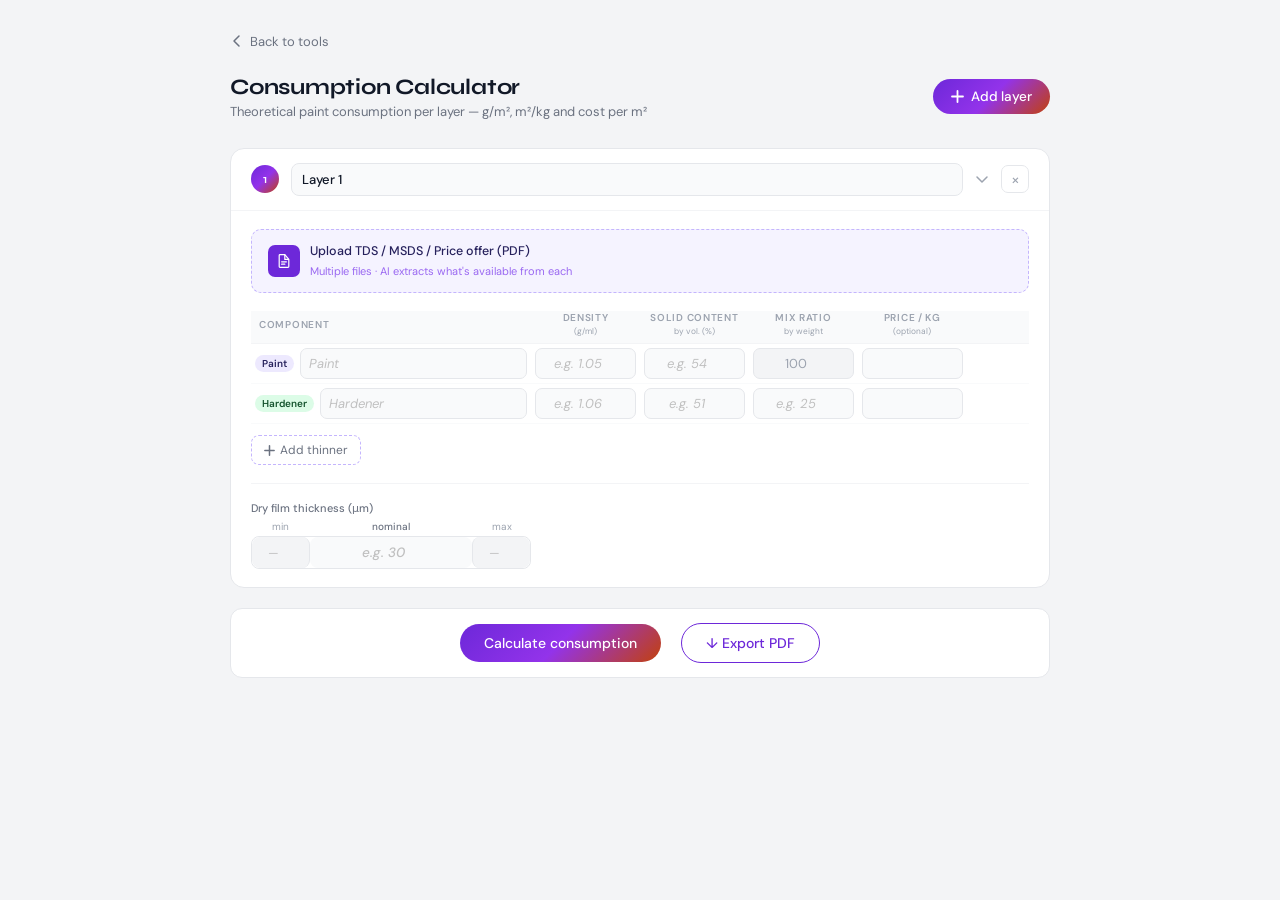
<file: consumption-calculator/index.html>
<!DOCTYPE html>
<html lang="en">
<head>
<meta charset="UTF-8">
<meta name="viewport" content="width=device-width, initial-scale=1.0">
<title>Consumption Calculator — Project Jan</title>
<link rel="icon" type="image/png" href="/favicon.png">
<meta property="og:type" content="website">
<meta property="og:title" content="Consumption Calculator — Project Jan">
<meta property="og:description" content="Theoretical paint consumption per layer — g/m², m²/kg and cost per m², from TDS.">
<meta property="og:image" content="https://projectjan.cz/favicon.png">
<meta property="og:url" content="https://projectjan.cz/consumption-calculator/">
<meta name="twitter:card" content="summary_large_image">
<meta name="twitter:title" content="Consumption Calculator — Project Jan">
<meta name="twitter:description" content="Theoretical paint consumption per layer — g/m², m²/kg and cost per m².">
<meta name="twitter:image" content="https://projectjan.cz/favicon.png">
<link href="https://fonts.googleapis.com/css2?family=Syne:wght@700;800&family=DM+Sans:wght@300;400;500&family=JetBrains+Mono:wght@400;500&display=swap" rel="stylesheet">
<style>
*,*::before,*::after{box-sizing:border-box;margin:0;padding:0}
:root{
  --p:#6D28D9;--pl:#EDE9FE;--pt:#26215C;
  --o:#C2410C;--ol:#FFF7ED;--ot:#7C2D12;
  --g:#15803D;--gl:#DCFCE7;--gt:#14532D;
  --grad:linear-gradient(135deg,#6D28D9 0%,#9333EA 50%,#C2410C 100%);
  --border:#E5E7EB;--bg:#F9FAFB;--card:#fff;--text:#111827;--muted:#6B7280;--hint:#9CA3AF;
}
body{font-family:'DM Sans',system-ui,sans-serif;background:#F3F4F6;color:var(--text);min-height:100vh;padding:2rem 1rem 5rem}
.wrap{max-width:820px;margin:0 auto}
.back{display:inline-flex;align-items:center;gap:6px;font-size:13px;color:var(--muted);text-decoration:none;margin-bottom:1.5rem;transition:color .13s}
.back:hover{color:var(--text)}
.page-head{display:flex;align-items:center;justify-content:space-between;margin-bottom:1.75rem;flex-wrap:wrap;gap:12px}
.page-head h1{font-family:'Syne',sans-serif;font-weight:700;font-size:22px;letter-spacing:-.01em}
.page-head p{font-size:13px;color:var(--muted);margin-top:3px}
.btn-add-layer{display:inline-flex;align-items:center;gap:7px;padding:9px 18px;background:var(--grad);color:#fff;border:none;border-radius:100px;font-size:13.5px;font-weight:500;cursor:pointer;font-family:inherit;transition:opacity .13s}
.btn-add-layer:hover{opacity:.88}

/* Component table */
.comp-table{width:100%;border-collapse:collapse;margin-bottom:.5rem;table-layout:fixed}
.comp-table th{font-size:10px;font-weight:600;letter-spacing:.07em;text-transform:uppercase;color:var(--hint);padding:0 8px 6px;text-align:left}
.comp-table th:first-child{width:36%}
.comp-table th:nth-child(2),.comp-table th:nth-child(3),.comp-table th:nth-child(4),.comp-table th:nth-child(5){width:14%}
.comp-table th:last-child{width:8%}
.comp-table th.tc{text-align:center}
.comp-table td{padding:4px 4px}
.comp-table td input{width:100%;padding:6px 8px;border:1px solid var(--border);border-radius:7px;font-size:13px;font-family:inherit;color:var(--text);background:var(--bg);outline:none;transition:border-color .12s;box-sizing:border-box}
.comp-table td input::placeholder{color:#C0C0C0;font-style:italic}
.comp-table td input:focus{border-color:var(--p);background:#fff}
.comp-table td input[readonly]{color:var(--hint);background:#F3F4F6}
.comp-table td input.af{border-color:#6EE7B7;background:#F0FDF4}
.comp-table .comp-badge{font-size:10px;font-weight:600;padding:2px 7px;border-radius:100px;white-space:nowrap}
.comp-table .cb-a{background:var(--pl);color:var(--pt)}
.comp-table .cb-b{background:var(--gl);color:var(--gt)}
.comp-table .cb-t{background:#F1F5F9;color:var(--muted)}
.comp-table .comp-name-cell{display:flex;align-items:center;gap:6px;overflow:hidden}
.comp-table .comp-name-cell input{min-width:0;overflow:hidden;text-overflow:ellipsis}
.comp-table td.del-cell{width:32px;padding:4px 2px}
.comp-table .btn-rm-row{width:26px;height:26px;border:1px solid var(--border);border-radius:6px;background:var(--card);color:var(--hint);font-size:14px;cursor:pointer;display:flex;align-items:center;justify-content:center;font-family:inherit;transition:all .13s}
.comp-table .btn-rm-row:hover{background:#FEF2F2;border-color:#FCA5A5;color:#DC2626}
.thinner-row{display:grid;grid-template-columns:36% 14% 14% 14% 14% 8%;gap:4px;align-items:center;margin-top:2px;box-sizing:border-box}
.thinner-row input{padding:6px 8px;border:1px solid var(--border);border-radius:7px;font-size:13px;font-family:inherit;background:var(--bg);outline:none;color:var(--text);width:100%;text-align:center}
.thinner-row input::placeholder{color:#C0C0C0;font-style:italic}
.thinner-row input:focus{border-color:var(--p);background:#fff}
.thinner-row input.af{border-color:#6EE7B7;background:#F0FDF4}
.thinner-row input[readonly]{background:#F3F4F6;color:var(--hint)}
/* Layer card */
.layer{background:var(--card);border:1px solid var(--border);border-radius:14px;margin-bottom:1rem;overflow:hidden}
.layer-head{display:flex;align-items:center;gap:12px;padding:.9rem 1.25rem;border-bottom:1px solid #F3F4F6;cursor:pointer;user-select:none}
.layer-num{width:28px;height:28px;border-radius:50%;background:var(--grad);color:#fff;font-size:12px;font-weight:600;display:flex;align-items:center;justify-content:center;flex-shrink:0;font-family:'Syne',sans-serif}
.layer-name-input{flex:1;border:none;background:transparent;font-size:15px;font-weight:500;font-family:'Syne',sans-serif;color:var(--text);outline:none;min-width:0}
.layer-name-input::placeholder{color:var(--hint);font-weight:400}
.layer-toggle{font-size:13px;color:var(--hint);transition:transform .2s;flex-shrink:0}
.layer-toggle.open{transform:rotate(180deg)}
.btn-del-layer{width:28px;height:28px;border:1px solid var(--border);border-radius:7px;background:var(--card);color:var(--hint);font-size:16px;cursor:pointer;display:flex;align-items:center;justify-content:center;transition:all .13s;flex-shrink:0;font-family:inherit}
.btn-del-layer:hover{background:#FEF2F2;border-color:#FCA5A5;color:#DC2626}

.layer-body{padding:1.1rem 1.25rem;display:none}
.layer-body.open{display:block}

/* Upload zone inside layer */
.upload-zone{border:1.5px dashed #C4B5FD;border-radius:10px;padding:.8rem 1rem;margin-bottom:1.1rem;background:#F5F3FF;display:flex;align-items:center;gap:10px;cursor:pointer;transition:all .15s;position:relative;overflow:hidden}
.upload-zone:hover{border-color:var(--p);background:var(--pl)}
.upload-zone input[type=file]{position:absolute;inset:0;opacity:0;cursor:pointer;width:100%;height:100%}
.upload-zone-icon{width:32px;height:32px;border-radius:7px;background:var(--p);display:flex;align-items:center;justify-content:center;flex-shrink:0}
.upload-zone-txt strong{display:block;font-size:12.5px;font-weight:500;color:var(--pt)}
.upload-zone-txt span{font-size:11px;color:#7C3AED;opacity:.75}
.upload-loading{display:none;align-items:center;gap:8px;padding:.7rem 1rem;background:#F5F3FF;border:1px solid #DDD6FE;border-radius:10px;margin-bottom:1rem;font-size:12.5px;color:var(--pt)}
.upload-loading.on{display:flex}
.upload-ok{display:none;padding:.7rem 1rem;background:#ECFDF5;border:1px solid #A7F3D0;border-radius:10px;margin-bottom:1rem;font-size:12px;color:#065F46}
.upload-ok.on{display:block}
.upload-ok strong{display:block;font-size:12.5px;margin-bottom:2px}
.upload-err{display:none;padding:.7rem 1rem;background:#FEF2F2;border:1px solid #FECACA;border-radius:10px;margin-bottom:1rem;font-size:12px;color:#DC2626}
.upload-err.on{display:block}
.spinner{width:14px;height:14px;border:2px solid #C4B5FD;border-top-color:var(--p);border-radius:50%;animation:spin .7s linear infinite;flex-shrink:0}
@keyframes spin{to{transform:rotate(360deg)}}

/* Section headers inside layer */
.sec-row{display:flex;align-items:center;justify-content:space-between;margin-bottom:.7rem;margin-top:.9rem}
.sec-lbl{font-size:10px;font-weight:600;letter-spacing:.09em;text-transform:uppercase;color:var(--hint)}
.badge{font-size:10.5px;font-weight:600;padding:3px 9px;border-radius:100px}
.badge-a{background:var(--pl);color:var(--pt)}
.badge-b{background:var(--gl);color:var(--gt)}
.badge-c{background:var(--ol);color:var(--ot)}

.grid{display:grid;gap:9px;align-items:end;margin-bottom:9px}
.g3{grid-template-columns:1.6fr 1fr 1fr 1fr}
.g4{grid-template-columns:1.6fr 1fr 1fr 1fr 36px}
.g2{grid-template-columns:1fr 1fr}
label{display:block;font-size:11px;color:var(--muted);margin-bottom:4px;font-weight:500}
input[type=text],input[type=number]{width:100%;padding:7px 10px;border:1px solid var(--border);border-radius:8px;font-size:13px;font-family:inherit;color:var(--text);background:var(--bg);outline:none;transition:border-color .12s,box-shadow .12s}
input[type=text]::placeholder,input[type=number]::placeholder{color:#C0C0C0;font-style:italic}
input:focus{border-color:var(--p);background:#fff;box-shadow:0 0 0 3px rgba(109,40,217,.1)}
input[readonly]{color:var(--hint);background:#F3F4F6}
input.af{border-color:#6EE7B7;background:#F0FDF4}

/* Film thickness triple input */
.thick-wrap{display:grid;grid-template-columns:1fr 1fr 1fr;gap:0;border:1px solid var(--border);border-radius:8px;overflow:hidden}
.thick-wrap input{border:none;border-radius:0;border-right:1px solid var(--border);text-align:center;background:var(--bg)}
.thick-wrap input:last-child{border-right:none}
.thick-wrap input:focus{box-shadow:none;background:#fff;border-color:transparent;outline:2px solid var(--p);outline-offset:-1px}
.thick-labels{display:grid;grid-template-columns:1fr 1fr 1fr;gap:0;margin-bottom:3px}
.thick-labels span{font-size:10px;text-align:center;color:var(--hint)}

.btn-add-comp{display:inline-flex;align-items:center;gap:5px;padding:6px 12px;border:1px dashed #C4B5FD;border-radius:8px;background:transparent;color:var(--muted);font-size:12px;cursor:pointer;font-family:inherit;transition:all .13s;margin-top:3px}
.btn-add-comp:hover{border-color:var(--p);color:var(--p);background:var(--pl)}
.btn-rm{width:32px;height:32px;border:1px solid var(--border);border-radius:7px;background:var(--card);color:var(--muted);font-size:17px;cursor:pointer;display:flex;align-items:center;justify-content:center;transition:all .13s;flex-shrink:0;font-family:inherit;line-height:1;align-self:end}
.btn-rm:hover{background:#FEF2F2;border-color:#FCA5A5;color:#DC2626}

.divider{border:none;border-top:1px solid #F3F4F6;margin:1.1rem 0}

/* Target area + calc */
.target-bar{background:var(--card);border:1px solid var(--border);border-radius:12px;padding:.875rem 1.25rem;display:flex;align-items:center;gap:12px;margin-top:1.25rem;flex-wrap:wrap;position:relative;z-index:10}
.target-bar>label{margin:0;font-size:14px;font-weight:500;white-space:nowrap}
.target-bar input{max-width:110px}
.btn-calc{padding:10px 24px;background:var(--grad);color:#fff;border:none;border-radius:100px;font-size:14px;font-weight:500;cursor:pointer;font-family:inherit;transition:opacity .13s;white-space:nowrap}
.btn-calc:hover{opacity:.88}

/* Results */
.results{display:none;margin-top:1.5rem}
.results.on{display:block}
.res-title{font-family:'Syne',sans-serif;font-weight:700;font-size:13px;letter-spacing:.06em;text-transform:uppercase;color:var(--hint);margin-bottom:.75rem}
.res-card{background:var(--card);border:1px solid var(--border);border-radius:12px;overflow:hidden;margin-bottom:.8rem}
.res-card-head{padding:.7rem 1.25rem;border-bottom:1px solid #F3F4F6;display:flex;align-items:center;gap:8px}
.res-card-head span{font-size:11px;font-weight:600;text-transform:uppercase;letter-spacing:.07em;color:var(--hint)}
.res-card-head .layer-dot{width:8px;height:8px;border-radius:50%;background:var(--grad);flex-shrink:0}
table{width:100%;border-collapse:collapse;font-size:13px;table-layout:fixed}
thead th{padding:8px 1rem;text-align:right;font-size:10px;font-weight:600;text-transform:uppercase;letter-spacing:.06em;color:var(--hint);background:var(--bg);border-bottom:1px solid #F3F4F6}
thead th:first-child{text-align:left;width:30%}
tbody td{padding:9px 1rem;border-bottom:1px solid #F9FAFB;color:var(--text);text-align:right;overflow:hidden;text-overflow:ellipsis;white-space:nowrap}
tbody td:first-child{text-align:left;font-weight:500;font-size:12.5px}
.mn{font-family:'JetBrains Mono',monospace;font-size:12px}
.tr-total td{background:var(--bg);font-weight:600;border-bottom:none}
.tr-system td{background:linear-gradient(135deg,#6D28D9,#9333EA 50%,#C2410C);color:white!important;font-weight:600;border-bottom:none}
.tr-system .mn{color:white!important}

/* Summary metrics */
.metrics-grid{display:grid;grid-template-columns:repeat(auto-fit,minmax(140px,1fr));gap:10px;margin-bottom:.8rem}
.metric{background:var(--bg);border-radius:10px;padding:.875rem 1rem}
.metric-lbl{font-size:11px;color:var(--muted);margin-bottom:5px;font-weight:400}
.metric-val{font-family:'JetBrains Mono',monospace;font-size:20px;font-weight:500;background:var(--grad);-webkit-background-clip:text;-webkit-text-fill-color:transparent;background-clip:text}
.metric-unit{font-size:11px;color:var(--hint);margin-top:2px}

@media(max-width:600px){.g3{grid-template-columns:1fr 1fr}.g4{grid-template-columns:1fr 1fr}.g4 .btn-rm{grid-column:span 2;justify-self:end;width:100%}}
@media print{
  *{-webkit-print-color-adjust:exact!important;print-color-adjust:exact!important}
  body{background:white!important;padding:.5rem 0!important}
  .wrap{max-width:100%!important}
  .btn-add-layer,.upload-zone,.upload-ok,.upload-err,.layer-body .btn-rm,
  .btn-add-comp,.back,.btn-export,.layer-toggle,.btn-del-layer{display:none!important}
  .target-bar{display:none!important}
  .print-header{display:flex!important}
  .layer{border:1px solid #ddd!important;margin-bottom:.6rem!important;break-inside:avoid}
  .layer-body{display:block!important}
  .layer-head{border-bottom:1px solid #eee!important;padding:.5rem .8rem!important}
  .layer-body{padding:.6rem .8rem!important}
  .comp-table th,.comp-table td{padding:4px 6px!important;font-size:11px!important}
  .results{display:block!important}
  .metrics-grid{grid-template-columns:repeat(4,1fr)!important;gap:6px!important}
  .metric{padding:.5rem .7rem!important}
  .metric-val{font-size:16px!important}
  .res-card{break-inside:avoid}
  table{font-size:11px!important}
  thead th,tbody td{padding:5px 8px!important}
  .thinner-row input,.comp-table td input{border:none!important;background:transparent!important;padding:2px 4px!important;font-size:11px!important}
  .thinner-row{gap:2px!important}
  input.af{background:transparent!important}
  @page{size:A4;margin:12mm 10mm}
}
.print-header{display:none;align-items:center;justify-content:space-between;margin-bottom:1.2rem;padding-bottom:.8rem;border-bottom:2px solid #6D28D9}
.print-logo-box{display:flex;align-items:center;gap:0}
.print-logo-border{border:2px solid #6D28D9;padding:3px 7px;font-family:'Syne',sans-serif;font-weight:800;font-size:13px;background:linear-gradient(135deg,#6D28D9,#C2410C);-webkit-background-clip:text;-webkit-text-fill-color:transparent;background-clip:text;letter-spacing:.05em}
.print-logo-jan{font-family:'Syne',sans-serif;font-weight:800;font-size:22px;background:linear-gradient(135deg,#6D28D9,#C2410C);-webkit-background-clip:text;-webkit-text-fill-color:transparent;background-clip:text;letter-spacing:-.01em;margin-left:2px}
.print-logo-sub{font-size:9px;letter-spacing:.18em;text-transform:uppercase;color:#9CA3AF;display:block;margin-top:-2px}
.print-meta{text-align:right;font-size:11px;color:#6B7280}
.print-meta strong{display:block;font-size:13px;color:#111;font-weight:600}
</style>
</head>
<body>
<div class="wrap">
<a href="../" class="back">
  <svg width="14" height="14" viewBox="0 0 14 14" fill="none"><path d="M9 2L4 7l5 5" stroke="currentColor" stroke-width="1.5" stroke-linecap="round" stroke-linejoin="round"/></svg>
  Back to tools
</a>
<div class="page-head">
  <div>
    <h1>Consumption Calculator</h1>
    <p>Theoretical paint consumption per layer — g/m², m²/kg and cost per m²</p>
  </div>
  <!-- Print header (visible only when printing) -->
  <div class="print-header" id="print-header">
    <div>
      <div class="print-logo-box">
        <span class="print-logo-border">PROJECT</span><span class="print-logo-jan">JAN</span>
      </div>
      <span class="print-logo-sub">Coating Tools</span>
    </div>
    <div class="print-meta">
      <strong>Consumption Calculation Report</strong>
      <span id="print-date"></span>
    </div>
  </div>
  <button class="btn-add-layer" onclick="addLayer()">
    <svg width="13" height="13" viewBox="0 0 13 13" fill="none"><path d="M6.5 1v11M1 6.5h11" stroke="white" stroke-width="1.8" stroke-linecap="round"/></svg>
    Add layer
  </button>
</div>

<div id="layers"></div>

<div class="target-bar" style="justify-content:center">
  <button class="btn-calc" onclick="calculate()">Calculate consumption</button>
  <button class="btn-calc btn-export" onclick="doPrint()" style="background:white;color:var(--p);border:1.5px solid var(--p);margin-left:8px">&#8595; Export PDF</button>
</div>

<div class="results" id="results">
  <div class="res-title">Results</div>
  <div id="res-content"></div>
</div>
</div>

<script>
var _lid=0,_cid=0;

function addLayer(d){
  _lid++;var id=_lid;
  var wrap=document.getElementById('layers');
  var div=document.createElement('div');
  div.className='layer';div.id='layer-'+id;
  var name=d&&d.name?d.name:'Layer '+id;
  div.innerHTML=
    '<div class="layer-head" onclick="toggleLayer('+id+')">' +
      '<div class="layer-num">'+id+'</div>' +
      '<input type="text" class="layer-name-input" placeholder="Layer name (e.g. 2C Primer)" value="'+escQ(name)+'" onclick="event.stopPropagation()">' +
      '<svg class="layer-toggle" id="lt-'+id+'" width="14" height="14" viewBox="0 0 14 14" fill="none"><path d="M2 5l5 5 5-5" stroke="currentColor" stroke-width="1.5" stroke-linecap="round" stroke-linejoin="round"/></svg>' +
      '<button class="btn-del-layer" onclick="event.stopPropagation();delLayer('+id+')" title="Remove layer">×</button>' +
    '</div>' +
    '<div class="layer-body open" id="lb-'+id+'">' +
      '<!-- Upload -->' +
      '<div class="upload-zone" id="uz-'+id+'">' +
        '<input type="file" accept=".pdf,.png,.jpg,.jpeg,.webp" multiple onchange="uploadDocs(this,'+id+')">' +
        '<div class="upload-zone-icon"><svg width="16" height="16" viewBox="0 0 20 20" fill="none"><path d="M11 2H5a1 1 0 00-1 1v14a1 1 0 001 1h10a1 1 0 001-1V8l-5-6z" stroke="white" stroke-width="1.5" stroke-linejoin="round"/><path d="M11 2v6h5" stroke="white" stroke-width="1.5" stroke-linejoin="round"/><path d="M7 11h6M7 14h4" stroke="white" stroke-width="1.5" stroke-linecap="round"/></svg></div>' +
        '<div class="upload-zone-txt"><strong>Upload TDS / MSDS / Price offer (PDF)</strong><span>Multiple files · AI extracts what\'s available from each</span></div>' +
      '</div>' +
      '<div class="upload-loading" id="ul-'+id+'"><div class="spinner"></div><span id="ult-'+id+'">Extracting data…</span></div>' +
      '<div class="upload-ok" id="uo-'+id+'"></div>' +
      '<div class="upload-err" id="ue-'+id+'"></div>' +
      '<!-- Components table -->' +
      '<table class="comp-table">' +
        '<thead><tr>' +
          '<th>Component</th>' +
          '<th class="tc">Density<br><small style="font-weight:400;text-transform:none;letter-spacing:0">(g/ml)</small></th>' +
          '<th class="tc">Solid content<br><small style="font-weight:400;text-transform:none;letter-spacing:0">by vol. (%)</small></th>' +
          '<th class="tc">Mix ratio<br><small style="font-weight:400;text-transform:none;letter-spacing:0">by weight</small></th>' +
          '<th class="tc">Price / kg<br><small style="font-weight:400;text-transform:none;letter-spacing:0">(optional)</small></th>' +
          '<th></th>' +
        '</tr></thead>' +
        '<tbody>' +
          '<!-- Paint row -->' +
          '<tr>' +
            '<td><div class="comp-name-cell"><span class="comp-badge cb-a">Paint</span><input type="text" id="pname-'+id+'" placeholder="Paint" style="min-width:0"></div></td>' +
            '<td><input type="number" id="pdens-'+id+'" placeholder="e.g. 1.05" step="0.001" min="0" style="text-align:center"></td>' +
            '<td><input type="number" id="psc-'+id+'" placeholder="e.g. 54" step="0.1" min="0" max="100" style="text-align:center"></td>' +
            '<td><input type="number" value="100" readonly style="text-align:center;background:#F3F4F6;color:var(--hint)"></td>' +
            '<td><input type="number" id="pprice-'+id+'" placeholder="" step="0.01" min="0" style="text-align:center"></td>' +
            '<td></td>' +
          '</tr>' +
          '<!-- Hardener row -->' +
          '<tr>' +
            '<td><div class="comp-name-cell"><span class="comp-badge cb-b">Hardener</span><input type="text" id="hname-'+id+'" placeholder="Hardener" style="min-width:0"></div></td>' +
            '<td><input type="number" id="hdens-'+id+'" placeholder="e.g. 1.06" step="0.001" min="0" style="text-align:center"></td>' +
            '<td><input type="number" id="hsc-'+id+'" placeholder="e.g. 51" step="0.1" min="0" max="100" style="text-align:center"></td>' +
            '<td><input type="number" id="hratio-'+id+'" placeholder="e.g. 25" step="0.01" min="0" style="text-align:center"></td>' +
            '<td><input type="number" id="hprice-'+id+'" placeholder="" step="0.01" min="0" style="text-align:center"></td>' +
            '<td></td>' +
          '</tr>' +
        '</tbody>' +
      '</table>' +
      '<div id="thinners-'+id+'"></div>' +
      '<button class="btn-add-comp" onclick="addThinner('+id+')"><svg width="11" height="11" viewBox="0 0 13 13" fill="none"><path d="M6.5 1v11M1 6.5h11" stroke="currentColor" stroke-width="1.8" stroke-linecap="round"/></svg> Add thinner</button>' +
      '<hr class="divider">' +
      '<!-- Film thickness -->' +
      '<div style="margin-top:.2rem;max-width:280px">' +
        '<label>Dry film thickness (μm)</label>' +
        '<div style="display:flex;margin-top:5px;margin-bottom:3px">' +
          '<span style="width:58px;flex-shrink:0;font-size:10px;text-align:center;color:var(--hint)">min</span>' +
          '<span style="flex:1;font-size:10px;text-align:center;color:var(--muted);font-weight:500">nominal</span>' +
          '<span style="width:58px;flex-shrink:0;font-size:10px;text-align:center;color:var(--hint)">max</span>' +
        '</div>' +
        '<div style="display:flex;border:1px solid var(--border);border-radius:8px;overflow:hidden">' +
          '<input type="number" id="tmin-'+id+'" placeholder="—" step="1" min="0" style="width:58px;flex-shrink:0;border:none;border-right:1px solid var(--border);text-align:center;background:#F3F4F6;color:var(--hint);font-size:12px;padding:7px 4px;outline:none">' +
          '<input type="number" id="tnom-'+id+'" placeholder="e.g. 30" step="1" min="0" style="flex:1;border:none;text-align:center;background:var(--bg);font-size:13.5px;font-weight:500;padding:7px 8px;outline:none">' +
          '<input type="number" id="tmax-'+id+'" placeholder="—" step="1" min="0" style="width:58px;flex-shrink:0;border:none;border-left:1px solid var(--border);text-align:center;background:#F3F4F6;color:var(--hint);font-size:12px;padding:7px 4px;outline:none">' +
        '</div>' +
      '</div>' +
    '</div>';
  wrap.appendChild(div);
  if(d){applyLayerData(id,d);}
}

function escQ(s){return(s||'').replace(/"/g,'&quot;');}
function toggleLayer(id){var b=document.getElementById('lb-'+id),t=document.getElementById('lt-'+id);var open=b.classList.toggle('open');t.classList.toggle('open',open);}
function delLayer(id){var e=document.getElementById('layer-'+id);if(e)e.remove();}

function addThinner(lid,d){
  _cid++;var cid=_cid;
  var wrap=document.getElementById('thinners-'+lid),div=document.createElement('div');
  div.id='thin-'+lid+'-'+cid;
  div.className='thinner-row';
  var nv=d&&d.n?escQ(d.n):'',wv=d&&d.w?d.w:'',dv=d&&d.d?d.d:'',pv=d&&d.p?d.p:'';
  div.innerHTML=
    '<div style="display:flex;align-items:center;gap:6px"><span class="comp-badge" style="background:#F3F4F6;color:#374151;border:1px solid #D1D5DB;font-size:10px;font-weight:600;padding:2px 7px;border-radius:100px;white-space:nowrap;flex-shrink:0">Thinner</span><input type="text" class="tn" placeholder="Thinner" value="'+nv+'" style="min-width:0;flex:1;text-align:left"></div>'+
    '<input type="number" class="td" placeholder="e.g. 0.86" step="0.001" min="0" value="'+dv+'">'+
    '<input type="number" readonly placeholder="0%">'+
    '<input type="number" class="tw" placeholder="e.g. 50" step="0.01" min="0" value="'+wv+'">'+
    '<input type="number" class="tp" placeholder="" step="0.01" min="0" value="'+pv+'">'+
    '<button onclick="rmThinner(\''+lid+'-'+cid+'\')" style="width:26px;height:26px;border:1px solid var(--border);border-radius:6px;background:var(--card);color:var(--hint);font-size:16px;cursor:pointer;flex-shrink:0;font-family:inherit;display:flex;align-items:center;justify-content:center" title="Remove">×</button>';
    '<button onclick="rmThinner(\''+lid+'-'+cid+'\')" style="width:26px;height:26px;border:1px solid var(--border);border-radius:6px;background:var(--card);color:var(--hint);font-size:16px;cursor:pointer;flex-shrink:0;font-family:inherit;display:flex;align-items:center;justify-content:center" title="Remove">×</button>';
  wrap.appendChild(div);
  if(d&&d.auto)div.querySelectorAll('input').forEach(function(el){if(el.value)el.classList.add('af');});
}
function rmThinner(id){var e=document.getElementById('thin-'+id);if(e)e.remove();}

function setAF(id,val){var el=document.getElementById(id);if(el&&val!==null&&val!==undefined&&val!==''){el.value=val;el.classList.add('af');}}

function applyLayerData(lid,d){
  if(d.paint_name)setAF('pname-'+lid,d.paint_name);
  if(d.paint_density)setAF('pdens-'+lid,d.paint_density);
  if(d.paint_solid_content)setAF('psc-'+lid,d.paint_solid_content);
  if(d.paint_price)setAF('pprice-'+lid,d.paint_price);
  if(d.hardener_name)setAF('hname-'+lid,d.hardener_name);
  if(d.hardener_ratio)setAF('hratio-'+lid,d.hardener_ratio);
  if(d.hardener_density)setAF('hdens-'+lid,d.hardener_density);
  if(d.hardener_solid_content)setAF('hsc-'+lid,d.hardener_solid_content);
  if(d.hardener_solid_content)setAF('hsc-'+lid,d.hardener_solid_content);
  if(d.hardener_price)setAF('hprice-'+lid,d.hardener_price);
  if(d.dry_film_min)setAF('tmin-'+lid,d.dry_film_min);
  if(d.dry_film_nom)setAF('tnom-'+lid,d.dry_film_nom);
  if(d.dry_film_max)setAF('tmax-'+lid,d.dry_film_max);
  if(d.layer_name){var ni=document.querySelector('#layer-'+lid+' .layer-name-input');if(ni)ni.value=d.layer_name;}
  document.getElementById('thinners-'+lid).innerHTML='';
  if(d.thinners&&d.thinners.length){d.thinners.forEach(function(t){addThinner(lid,{n:t.name,w:t.weight_ratio,d:t.density,p:t.price_per_l,auto:true});});}
  if(!d.thinners||!d.thinners.length){addThinner(lid);}
}

async function uploadDocs(input,lid){
  var files=Array.from(input.files).slice(0,10);if(!files.length)return;
  var uz=document.getElementById('uz-'+lid),ul=document.getElementById('ul-'+lid),uo=document.getElementById('uo-'+lid),ue=document.getElementById('ue-'+lid);
  uo.classList.remove('on');ue.classList.remove('on');uz.style.display='none';ul.classList.add('on');
  var extractPrompt='You are a technical data extractor for automotive paint/coating products. Read the provided document carefully. It may be in any language (Romanian, German, English, Czech). Return ONLY a single valid JSON object - no markdown, no code fences.\n\nCRITICAL DENSITY RULES:\n- paint_density: density of the BASE PAINT from MSDS/SDS Section 9 (single value like 1.22). If not available, use TDS range midpoint.\n- hardener_density: density from the HARDENER MSDS/SDS Section 9 only.\n- thinner density: from thinner MSDS Section 9 only (typically 0.85-0.92).\n\nSOLID CONTENT RULES:\n- paint_solid_content: solid content % of BASE PAINT from TDS or MSDS Section 9.2.\n- hardener_solid_content: solid content % of HARDENER from hardener MSDS Section 9.2.\n- thinners[].solid_content: always 0.\n\nOTHER RULES:\n- hardener_ratio: weight ratio relative to base=100. TDS \"4:1 by weight\" means hardener_ratio=25.\n- Prices: from price offer documents only.\n\nFields to return (use null for unknown):\n- layer_name, paint_name, paint_density, paint_solid_content, paint_price\n- hardener_name, hardener_ratio, hardener_density, hardener_solid_content, hardener_price\n- dry_film_min, dry_film_nom (midpoint of range), dry_film_max\n- thinners: [{name, weight_ratio, density, solid_content, price_per_l}]\nReturn ONLY valid JSON.';
  try{
    var results=[];
    for(var i=0;i<files.length;i++){
      var f=files[i];
      document.getElementById('ult-'+lid).textContent='Processing '+f.name+' ('+(i+1)+'/'+files.length+')\u2026';
      var b64=await new Promise(function(res,rej){var r=new FileReader();r.onload=function(){res(r.result.split(',')[1]);};r.onerror=function(){rej(new Error('File read failed'));};r.readAsDataURL(f);});
      if(i>0){await new Promise(function(r){setTimeout(r,3000);});}
      var res=await fetch('/api/parse-tds',{method:'POST',headers:{'Content-Type':'application/json'},body:JSON.stringify({pdfBase64:b64,prompt:extractPrompt})});
      var data=await res.json();
      if(!res.ok)throw new Error(data.error&&data.error.message?data.error.message:'API error '+res.status);
      if(!data.content||!Array.isArray(data.content)){var errMsg=(data.error&&data.error.message)?data.error.message:(typeof data.error==='string'?data.error:'Unexpected server response: '+JSON.stringify(data.error||data));throw new Error(errMsg);}
      var raw=data.content.map(function(c){return c.text||'';}).join('');
      var parsed=JSON.parse(raw.replace(/```json|```/g,'').trim());
      results.push(parsed);
    }
    var merged={thinners:[]};
    var fields=['layer_name','paint_name','paint_density','paint_solid_content','paint_price','hardener_name','hardener_ratio','hardener_density','hardener_solid_content','hardener_price','dry_film_min','dry_film_nom','dry_film_max'];
    fields.forEach(function(k){
      for(var j=0;j<results.length;j++){if(results[j][k]!=null&&results[j][k]!==''){merged[k]=results[j][k];return;}}
    });
    results.forEach(function(r){if(r.thinners&&r.thinners.length)r.thinners.forEach(function(t){merged.thinners.push(t);});});
    applyLayerData(lid,merged);
    ul.classList.remove('on');
    var filled=[];
    if(merged.paint_name)filled.push('paint name');
    if(merged.paint_density)filled.push('density');
    if(merged.paint_solid_content)filled.push('solid content');
    if(merged.hardener_name)filled.push('hardener');
    if(merged.dry_film_nom)filled.push('film thickness');
    if(merged.paint_price||merged.hardener_price)filled.push('prices');
    var missing=[];
    if(!merged.paint_density)missing.push('paint density');
    if(!merged.paint_solid_content)missing.push('solid content');
    uo.innerHTML='<strong>'+files.map(function(f){return f.name;}).join(', ')+'</strong>Auto-filled: '+filled.join(', ')+
      (missing.length?'<br><span style="opacity:.8">Still needed: <strong>'+missing.join(', ')+'</strong></span>':'');
    uo.classList.add('on');
  }catch(err){
    ul.classList.remove('on');uz.style.display='';
    ue.textContent='Could not parse documents: '+err.message+'. Please fill in manually.';
    ue.classList.add('on');
  }
}

function getThinners(lid){
  return Array.from(document.querySelectorAll('#thinners-'+lid+' .thinner-row')).map(function(r){
    return{n:r.querySelector('.tn').value||'Thinner',w:parseFloat(r.querySelector('.tw').value)||0,d:parseFloat(r.querySelector('.td').value)||0,p:parseFloat(r.querySelector('.tp').value)||0};
  }).filter(function(t){return t.w>0;});
}

function calcMixPrice(base_ratio,base_price,hard_ratio,hard_price,thinners){
  var totalW=100;
  var totalCost=base_price?100*base_price:0;
  var hasPrices=!!base_price;
  if(hard_ratio>0&&hard_price){totalW+=hard_ratio;totalCost+=hard_ratio*hard_price;hasPrices=true;}
  else if(hard_ratio>0){totalW+=hard_ratio;}
  thinners.forEach(function(t){
    if(t.w>0){
      totalW+=t.w;
      if(t.p){
        var density=t.d||0.87;
        totalCost+=t.w*(t.p/density);
        hasPrices=true;
      }
    }
  });
  return hasPrices&&base_price?(totalCost/totalW):null;
}

function computeMix(pdens,psc,hratio,hdens,hsc,thinners){
  // Volume-weighted density and solid content of the sprayed mixture
  // (base + hardener + thinners), not just the base paint — the wet film
  // that actually lands on the surface is the whole mix, so that's what
  // consumption has to be computed from.
  var totalWeight=100, totalVolume=100/pdens, totalSolidVolume=(100/pdens)*(psc/100);
  if(hratio>0 && hdens>0 && hsc>0){
    totalWeight+=hratio;
    totalVolume+=hratio/hdens;
    totalSolidVolume+=(hratio/hdens)*(hsc/100);
  }
  thinners.forEach(function(t){
    if(t.w>0 && t.d>0){ totalWeight+=t.w; totalVolume+=t.w/t.d; } // thinners contribute 0 solids
  });
  return { density: totalWeight/totalVolume, sc: totalSolidVolume/totalVolume };
}

function calculate(){
  var area=1;
  var layers=document.querySelectorAll('.layer');
  if(!layers.length){alert('Add at least one layer.');return;}
  var rows='';var totalCostSystem=0;var hasSystemCost=false;var systemEfficiency=0;
  var layerResults=[];
  layers.forEach(function(layer,idx){
    var lid=layer.id.replace('layer-','');
    var nameEl=layer.querySelector('.layer-name-input');
    var name=nameEl?nameEl.value||('Layer '+(idx+1)):('Layer '+(idx+1));
    var pdens=parseFloat(document.getElementById('pdens-'+lid).value);
    var psc=parseFloat(document.getElementById('psc-'+lid).value);
    var pprice=parseFloat(document.getElementById('pprice-'+lid).value)||0;
    var hratio=parseFloat(document.getElementById('hratio-'+lid).value)||0;
    var hdens=parseFloat(document.getElementById('hdens-'+lid).value)||0;
    var hsc=parseFloat(document.getElementById('hsc-'+lid).value)||0;
    var hprice=parseFloat(document.getElementById('hprice-'+lid).value)||0;
    var tnom=parseFloat(document.getElementById('tnom-'+lid).value)||0;
    var tmin=parseFloat(document.getElementById('tmin-'+lid).value)||0;
    var tmax=parseFloat(document.getElementById('tmax-'+lid).value)||0;
    var thinners=getThinners(lid);
    if(!pdens||!psc||!tnom){rows+='<tr><td colspan="7" style="color:#DC2626;font-size:12px;padding:10px 1rem">'+name+' — missing density, solid content or dry film thickness</td></tr>';return;}
    if(hratio>0 && (!hdens||!hsc)){rows+='<tr><td colspan="7" style="color:#DC2626;font-size:12px;padding:10px 1rem">'+name+' — hardener has a mix ratio but is missing density or solid content</td></tr>';return;}
    var mix=computeMix(pdens,psc,hratio,hdens,hsc,thinners);
    var sc=mix.sc;
    var wetVol=tnom/(sc*1000000)*1000;
    var consKgM2=wetVol*mix.density;
    var effM2Kg=1/consKgM2;
    var consKgArea=consKgM2*area;
    var consGM2=consKgM2*1000;
    var mixPrice=calcMixPrice(100,pprice||null,hratio,hprice||null,thinners);
    var priceM2=mixPrice?consKgM2*mixPrice:null;
    var priceTotalArea=mixPrice?consKgArea*mixPrice:null;
    var consMin=tmin?(tmin/(sc*1000000)*1000*mix.density*1000):null;
    var consMax=tmax?(tmax/(sc*1000000)*1000*mix.density*1000):null;
    if(priceTotalArea){totalCostSystem+=priceTotalArea;hasSystemCost=true;}
    systemEfficiency=0;
    layerResults.push({name:name,consGM2:consGM2,effM2Kg:effM2Kg,consKgArea:consKgArea,mixPrice:mixPrice,priceM2:priceM2,priceTotalArea:priceTotalArea,consMin:consMin,consMax:consMax});
  });
  var resHtml='';
  if(layerResults.length||rows){
    // Top metrics: efficiency and price per m² per layer
    if(layerResults.length){
      resHtml+='<div class="metrics-grid">';
      layerResults.forEach(function(lr){
        resHtml+='<div class="metric"><div class="metric-lbl">'+lr.name+' — efficiency</div><div class="metric-val">'+lr.effM2Kg.toFixed(2)+'</div><div class="metric-unit">m²/kg</div></div>';
        if(lr.priceM2!=null){resHtml+='<div class="metric"><div class="metric-lbl">'+lr.name+' — price</div><div class="metric-val">'+lr.priceM2.toFixed(3)+'</div><div class="metric-unit">€/m²</div></div>';}
      });
      resHtml+='</div>';
    }
    // Table
    resHtml+='<div class="res-card"><div class="res-card-head"><span class="layer-dot"></span><span>Layer breakdown — consumption per m²</span></div>';
    resHtml+='<table><thead><tr><th>Layer</th><th>g/m²</th><th>m²/kg</th><th>Mix price</th><th>€/m²</th><th>€ for '+area+' m²</th></tr></thead><tbody>';
    resHtml+=rows;
    var totalPriceM2=0;var totalConsGm2=0;var hasCost=false;
    layerResults.forEach(function(lr){
      var mp=lr.mixPrice?lr.mixPrice.toFixed(2)+' €/kg':'—';
      var pm=lr.priceM2!=null?lr.priceM2.toFixed(3):'—';
      var pa=lr.priceTotalArea!=null?lr.priceTotalArea.toFixed(2):'—';
      if(lr.priceM2!=null){totalPriceM2+=lr.priceM2;hasCost=true;}
      totalConsGm2+=lr.consGM2;
      resHtml+='<tr><td>'+lr.name+'</td><td class="mn">'+lr.consGM2.toFixed(1)+'</td><td class="mn">'+lr.effM2Kg.toFixed(2)+'</td><td class="mn">'+mp+'</td><td class="mn">'+pm+'</td><td class="mn">'+pa+'</td></tr>';
    });
    if(layerResults.length>1){
      resHtml+='<tr class="tr-system"><td>System total</td><td class="mn">'+totalConsGm2.toFixed(1)+'</td><td class="mn">—</td><td class="mn">—</td><td class="mn">'+(hasCost?totalPriceM2.toFixed(3):'—')+'</td><td class="mn">'+(hasCost?(totalPriceM2*area).toFixed(2):'—')+'</td></tr>';
    }
    resHtml+='</tbody></table></div>';
  }
  document.getElementById('res-content').innerHTML=resHtml;
  document.getElementById('results').classList.add('on');
  document.getElementById('results').scrollIntoView({behavior:'smooth',block:'start'});
}

function doPrint(){
  var el=document.getElementById('print-date');
  if(el)el.textContent=new Date().toLocaleDateString('en-GB',{day:'2-digit',month:'short',year:'numeric'});
  document.querySelectorAll('.layer-body').forEach(function(b){b.style.display='block';});
  window.print();
}

addLayer();
</script>
</body>
</html>
</file>
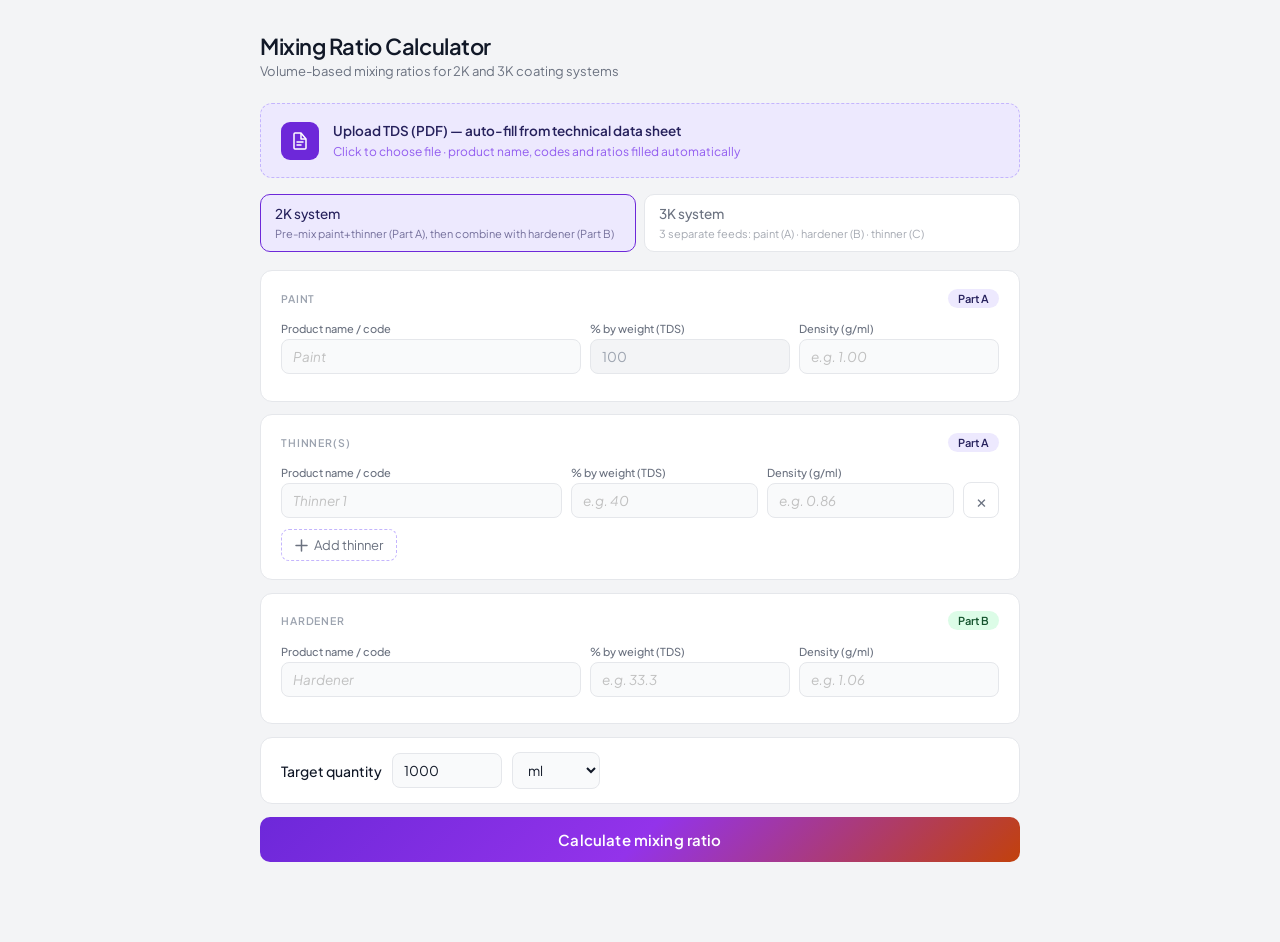
<file: mixing-ratio-calculator/index.html>
<!DOCTYPE html>
<html lang="en">
<head>
<meta charset="UTF-8">
<meta name="viewport" content="width=device-width, initial-scale=1.0">
<title>Mixing Ratio Calculator</title>
<link rel="icon" type="image/png" href="/favicon.png">
<meta property="og:type" content="website">
<meta property="og:title" content="Mixing Ratio Calculator — Project Jan">
<meta property="og:description" content="Professional calculators and tools for 2K and 3K coating systems. Built for the people who mix, spray.">
<meta property="og:image" content="https://projectjan.cz/favicon.png">
<meta property="og:url" content="https://projectjan.cz/mixing-ratio-calculator/">
<meta name="twitter:card" content="summary_large_image">
<meta name="twitter:title" content="Mixing Ratio Calculator — Project Jan">
<meta name="twitter:description" content="Professional calculators and tools for 2K and 3K coating systems.">
<meta name="twitter:image" content="https://projectjan.cz/favicon.png">
<link href="https://fonts.googleapis.com/css2?family=Plus+Jakarta+Sans:wght@400;500;600&family=JetBrains+Mono:wght@400;500&display=swap" rel="stylesheet">
<style>
*,*::before,*::after{box-sizing:border-box;margin:0;padding:0}
:root{
  --p:#6D28D9;--pl:#EDE9FE;--pt:#26215C;
  --o:#C2410C;--ol:#FFF7ED;--ot:#7C2D12;
  --g:#15803D;--gl:#DCFCE7;--gt:#14532D;
  --grad:linear-gradient(135deg,#6D28D9 0%,#9333EA 50%,#C2410C 100%);
  --border:#E5E7EB;--bg:#F9FAFB;--card:#fff;--text:#111827;--muted:#6B7280;--hint:#9CA3AF;
}
body{font-family:'Plus Jakarta Sans',system-ui,sans-serif;background:#F3F4F6;color:var(--text);min-height:100vh;padding:2rem 1rem 5rem}
.wrap{max-width:760px;margin:0 auto}
h1{font-size:22px;font-weight:600;letter-spacing:-.02em}
.sub{font-size:13px;color:var(--muted);margin-top:3px;margin-bottom:1.5rem}

/* TDS Upload */
.tds-zone{border:1.5px dashed #C4B5FD;border-radius:12px;padding:1.1rem 1.25rem;margin-bottom:1rem;background:var(--pl);display:flex;align-items:center;gap:14px;cursor:pointer;transition:all .15s;position:relative}
.tds-zone:hover{border-color:var(--p);background:#E5D9FD}
.tds-zone input[type=file]{position:absolute;inset:0;opacity:0;cursor:pointer;width:100%;height:100%}
.tds-icon{width:38px;height:38px;border-radius:9px;background:var(--p);display:flex;align-items:center;justify-content:center;flex-shrink:0}
.tds-text strong{display:block;font-size:13.5px;font-weight:600;color:var(--pt)}
.tds-text span{font-size:12px;color:#7C3AED;opacity:.8}
.tds-loading{display:none;align-items:center;gap:10px;padding:.9rem 1.25rem;background:#F5F3FF;border:1px solid #DDD6FE;border-radius:10px;margin-bottom:1rem;font-size:13px;color:var(--pt)}
.tds-loading.on{display:flex}
.spinner{width:16px;height:16px;border:2px solid #C4B5FD;border-top-color:var(--p);border-radius:50%;animation:spin .7s linear infinite;flex-shrink:0}
@keyframes spin{to{transform:rotate(360deg)}}
.tds-result{display:none;padding:.9rem 1.25rem;background:#ECFDF5;border:1px solid #A7F3D0;border-radius:10px;margin-bottom:1rem;font-size:13px;color:#065F46}
.tds-result.on{display:block}
.tds-result strong{display:block;margin-bottom:4px;font-size:13.5px}
.tds-err{display:none;padding:.9rem 1.25rem;background:#FEF2F2;border:1px solid #FECACA;border-radius:10px;margin-bottom:1rem;font-size:13px;color:#DC2626}
.tds-err.on{display:block}

.modes{display:flex;gap:8px;margin-bottom:1.1rem}
.mb{flex:1;padding:10px 14px;border:1.5px solid var(--border);border-radius:10px;background:var(--card);color:var(--muted);font-size:13.5px;font-weight:500;cursor:pointer;font-family:inherit;text-align:left;line-height:1.4;transition:all .13s}
.mb .ms{display:block;font-size:11px;font-weight:400;opacity:.6;margin-top:2px}
.mb.on{border-color:var(--p);background:var(--pl);color:var(--pt)}
.mb:hover:not(.on){background:var(--bg);border-color:#C4B5FD}
.card{background:var(--card);border:1px solid var(--border);border-radius:12px;padding:1.1rem 1.25rem;margin-bottom:.8rem}
.card-hd{display:flex;align-items:center;justify-content:space-between;margin-bottom:.9rem}
.lbl{font-size:10.5px;font-weight:600;letter-spacing:.08em;text-transform:uppercase;color:var(--hint)}
.bdg{font-size:11px;font-weight:600;padding:3px 10px;border-radius:100px}
.ba{background:var(--pl);color:var(--pt)}
.bb{background:var(--gl);color:var(--gt)}
.bc{background:var(--ol);color:var(--ot)}
.gr{display:grid;gap:9px;align-items:end;margin-bottom:9px}
.g2{grid-template-columns:1.5fr 1fr 1fr}
.gtt{grid-template-columns:1.5fr 1fr 1fr 36px}
label{display:block;font-size:11px;color:var(--muted);margin-bottom:4px;font-weight:500}
input[type=text],input[type=number]{width:100%;padding:8px 11px;border:1px solid var(--border);border-radius:8px;font-size:13.5px;font-family:inherit;color:var(--text);background:var(--bg);outline:none;transition:border-color .12s,box-shadow .12s}
input[type=text]::placeholder,input[type=number]::placeholder{color:#C0C0C0;font-style:italic}
input:focus{border-color:var(--p);background:#fff;box-shadow:0 0 0 3px rgba(109,40,217,.1)}
input[readonly]{color:var(--hint);background:#F3F4F6}
input.autofilled{border-color:#A7F3D0;background:#F0FDF4}
select{padding:8px 11px;border:1px solid var(--border);border-radius:8px;font-size:13.5px;font-family:inherit;color:var(--text);background:var(--bg);outline:none;cursor:pointer}
select:focus{border-color:var(--p)}
.badd{display:inline-flex;align-items:center;gap:6px;padding:7px 13px;border:1px dashed #C4B5FD;border-radius:8px;background:transparent;color:var(--muted);font-size:13px;cursor:pointer;font-family:inherit;transition:all .13s;margin-top:2px}
.badd:hover{border-color:var(--p);color:var(--p);background:var(--pl)}
.brm{width:36px;height:36px;border:1px solid var(--border);border-radius:8px;background:var(--card);color:var(--muted);font-size:18px;cursor:pointer;display:flex;align-items:center;justify-content:center;transition:all .13s;flex-shrink:0;font-family:inherit;line-height:1;align-self:end}
.brm:hover{background:#FEF2F2;border-color:#FCA5A5;color:#DC2626}
.trow{display:flex;align-items:center;gap:10px;padding:.875rem 1.25rem;background:var(--card);border:1px solid var(--border);border-radius:12px;margin-bottom:.8rem;flex-wrap:wrap}
.trow>label{margin:0;font-size:14px;color:var(--text);white-space:nowrap;font-weight:500}
.trow input{max-width:110px}
.bcalc{width:100%;padding:13px;border:none;border-radius:10px;font-size:15px;font-weight:600;cursor:pointer;font-family:inherit;letter-spacing:.01em;color:#fff;background:var(--grad);transition:opacity .12s,transform .08s}
.bcalc:hover{opacity:.9}
.bcalc:active{transform:scale(.998)}
.emsg{background:#FEF2F2;border:1px solid #FECACA;border-radius:8px;padding:9px 13px;font-size:13px;color:#DC2626;margin-bottom:.8rem;display:none}
.emsg.on{display:block}
.rwrap{display:none;margin-top:1.25rem}
.rwrap.on{display:block}
.rcard{background:var(--card);border:1px solid var(--border);border-radius:12px;padding:1.1rem 1.25rem;margin-bottom:.8rem}
.rl{font-size:10.5px;font-weight:600;text-transform:uppercase;letter-spacing:.08em;color:var(--hint);margin-bottom:5px}
.rv{font-family:'JetBrains Mono',monospace;font-size:30px;font-weight:500;background:var(--grad);-webkit-background-clip:text;-webkit-text-fill-color:transparent;background-clip:text;letter-spacing:.03em}
.chips{display:flex;gap:7px;margin-top:9px;flex-wrap:wrap}
.chip{font-size:12px;padding:4px 11px;border-radius:100px;font-weight:500}
.rnote{font-size:11px;color:var(--hint);margin-top:8px;font-style:italic}
.tbl-wrap{background:var(--card);border:1px solid var(--border);border-radius:12px;overflow:hidden;margin-bottom:.8rem}
.tbl-hd{padding:.8rem 1.25rem;border-bottom:1px solid #F3F4F6}
.tbl-hd span{font-size:11px;font-weight:600;text-transform:uppercase;letter-spacing:.07em;color:var(--hint)}
table{width:100%;border-collapse:collapse;font-size:13.5px;table-layout:fixed}
thead th{padding:9px 1.1rem;text-align:right;font-size:10.5px;font-weight:600;text-transform:uppercase;letter-spacing:.06em;color:var(--hint);background:var(--bg);border-bottom:1px solid #F3F4F6}
thead th:first-child{text-align:left;width:32%}
tbody td{padding:10px 1.1rem;border-bottom:1px solid #F9FAFB;color:var(--text);text-align:right;overflow:hidden;text-overflow:ellipsis;white-space:nowrap}
tbody td:first-child{text-align:left;font-weight:500}
.mn{font-family:'JetBrains Mono',monospace;font-size:12.5px}
.tr-total td{background:var(--bg);font-weight:600;border-bottom:none}
.tr-subtotal td{background:#F5F3FF;font-weight:600;border-bottom:1px solid #DDD6FE;color:#4C1D95;font-size:12.5px}
.indent{padding-left:1.4rem!important;font-weight:400!important}
.dot{display:inline-block;width:7px;height:7px;border-radius:50%;margin-right:7px;vertical-align:middle}
.arow{display:flex;justify-content:flex-end;gap:8px;padding:.875rem 1.25rem;background:var(--card);border:1px solid var(--border);border-radius:12px;margin-bottom:.8rem}
.bsave,.bprint{padding:8px 16px;border:1px solid var(--border);border-radius:8px;background:var(--card);color:var(--text);font-size:13px;font-weight:500;cursor:pointer;font-family:inherit;transition:all .13s}
.bsave:hover{border-color:var(--p);color:var(--pt);background:var(--pl)}
.bprint:hover{background:var(--bg)}
.hsec{margin-top:1.75rem;display:none}
.hsec.on{display:block}
.hhd{display:flex;align-items:center;justify-content:space-between;margin-bottom:.6rem}
.hhd h3{font-size:14px;font-weight:500;color:var(--muted)}
.bclr{font-size:12px;color:var(--hint);background:none;border:none;cursor:pointer;font-family:inherit;padding:4px 8px;border-radius:6px}
.bclr:hover{color:#DC2626;background:#FEF2F2}
.hi{background:var(--card);border:1px solid var(--border);border-radius:10px;padding:.875rem 1.1rem;margin-bottom:7px}
.hitp{display:flex;align-items:baseline;justify-content:space-between;margin-bottom:4px;flex-wrap:wrap;gap:6px}
.hrat{font-family:'JetBrains Mono',monospace;font-size:15px;font-weight:500;background:var(--grad);-webkit-background-clip:text;-webkit-text-fill-color:transparent;background-clip:text}
.hmeta{font-size:11px;color:var(--hint)}
.hdet{font-size:12px;color:var(--muted);line-height:1.6}
@media(max-width:560px){.g2,.gtt{grid-template-columns:1fr 1fr}.modes{flex-direction:column}.rv{font-size:20px}}
@media print{.bcalc,.badd,.brm,.arow,.modes,.hsec,.tds-zone,.tds-result,.tds-loading{display:none!important}}
</style>
</head>
<body>
<div class="wrap">
<h1>Mixing Ratio Calculator</h1>
<p class="sub">Volume-based mixing ratios for 2K and 3K coating systems</p>

<!-- TDS Upload -->
<div class="tds-zone" onclick="document.getElementById('tdsfile').click()">
  <input type="file" id="tdsfile" accept=".pdf" style="display:none" onchange="parseTDS(this)">
  <div class="tds-icon">
    <svg width="20" height="20" viewBox="0 0 20 20" fill="none"><path d="M11 2H5a1 1 0 00-1 1v14a1 1 0 001 1h10a1 1 0 001-1V8l-5-6z" stroke="white" stroke-width="1.5" stroke-linejoin="round"/><path d="M11 2v6h5" stroke="white" stroke-width="1.5" stroke-linejoin="round"/><path d="M7 11h6M7 14h4" stroke="white" stroke-width="1.5" stroke-linecap="round"/></svg>
  </div>
  <div class="tds-text">
    <strong>Upload TDS (PDF) — auto-fill from technical data sheet</strong>
    <span>Click to choose file · product name, codes and ratios filled automatically</span>
  </div>
</div>

<div class="tds-loading" id="tds-loading"><div class="spinner"></div><span id="tds-loading-txt">Reading technical data sheet…</span></div>
<div class="tds-result" id="tds-result"></div>
<div class="tds-err" id="tds-err"></div>

<div class="modes">
  <button class="mb on" id="b2k" onclick="sm('2k')">2K system<span class="ms">Pre-mix paint+thinner (Part A), then combine with hardener (Part B)</span></button>
  <button class="mb" id="b3k" onclick="sm('3k')">3K system<span class="ms">3 separate feeds: paint (A) · hardener (B) · thinner (C)</span></button>
</div>

<div class="card">
  <div class="card-hd"><span class="lbl">Paint</span><span class="bdg ba">Part A</span></div>
  <div class="gr g2">
    <div><label>Product name / code</label><input type="text" id="pn" placeholder="Paint"></div>
    <div><label>% by weight (TDS)</label><input type="number" value="100" readonly></div>
    <div><label>Density (g/ml)</label><input type="number" id="pd" placeholder="e.g. 1.00" step="0.001" min="0.01"></div>
  </div>
</div>

<div class="card">
  <div class="card-hd"><span class="lbl">Thinner(s)</span><span class="bdg" id="thin-badge" style="background:#EDE9FE;color:#26215C">Part A</span></div>
  <div id="tlist"></div>
  <button class="badd" onclick="addT()"><svg width="13" height="13" viewBox="0 0 13 13" fill="none"><path d="M6.5 1v11M1 6.5h11" stroke="currentColor" stroke-width="1.5" stroke-linecap="round"/></svg> Add thinner</button>
</div>

<div class="card">
  <div class="card-hd"><span class="lbl">Hardener</span><span class="bdg bb">Part B</span></div>
  <div class="gr g2">
    <div><label>Product name / code</label><input type="text" id="hn" placeholder="Hardener"></div>
    <div><label>% by weight (TDS)</label><input type="number" id="hp" placeholder="e.g. 33.3" step="0.1" min="0"></div>
    <div><label>Density (g/ml)</label><input type="number" id="hd" placeholder="e.g. 1.06" step="0.001" min="0"></div>
  </div>
</div>

<div class="trow">
  <label>Target quantity</label>
  <input type="number" id="tv" value="1000" min="0.001" step="any">
  <select id="tu"><option value="ml">ml</option><option value="l">litres (l)</option></select>
</div>

<div class="emsg" id="em"></div>
<button class="bcalc" onclick="calc()">Calculate mixing ratio</button>

<div class="rwrap" id="rw">
  <div class="rcard">
    <div class="rl">Mix ratio — by volume</div>
    <div class="rv" id="rv">—</div>
    <div class="chips" id="rc"></div>
    <div class="rnote" id="rnote"></div>
  </div>
  <div class="tbl-wrap">
    <div class="tbl-hd"><span id="tth">Component quantities</span></div>
    <table>
      <thead><tr><th>Component</th><th>Rel. vol.</th><th id="thv">Volume (ml)</th><th id="thw">Weight (g)</th><th>Share</th></tr></thead>
      <tbody id="tb"></tbody>
    </table>
  </div>
  <div class="arow">
    <button class="bprint" onclick="window.print()">Print</button>
    <button class="bsave" onclick="saveH()">Save to history</button>
  </div>
</div>

<div class="hsec" id="hs">
  <div class="hhd"><h3>Calculation history</h3><button class="bclr" onclick="clrH()">Clear all</button></div>
  <div id="hl"></div>
</div>
</div>

<script>
var _m='2k',_tid=0,_hist=[],_last=null;

function sm(m){
  _m=m;
  document.getElementById('b2k').classList.toggle('on',m==='2k');
  document.getElementById('b3k').classList.toggle('on',m==='3k');
  var tb=document.getElementById('thin-badge');
  if(m==='2k'){tb.textContent='Part A';tb.style.background='#EDE9FE';tb.style.color='#26215C';}
  else{tb.textContent='Part C';tb.style.background='#FFF7ED';tb.style.color='#7C2D12';}
  document.getElementById('rw').classList.remove('on');
  document.getElementById('em').classList.remove('on');
}

function tLbl(i){return'Thinner '+i;}

function addT(d){
  _tid++;var id=_tid,lbl=tLbl(id);
  var dl=document.getElementById('tlist'),div=document.createElement('div');
  div.className='gr gtt';div.id='tr'+id;
  div.innerHTML=
    '<div><label>Product name / code</label><input type="text" class="tn" placeholder="'+lbl+'" '+(d&&d.n?'value="'+d.n+'"':'')+'></div>'+
    '<div><label>% by weight (TDS)</label><input type="number" class="tp" placeholder="e.g. 40" step="0.1" min="0" '+(d&&d.p?'value="'+d.p+'"':'')+'></div>'+
    '<div><label>Density (g/ml)</label><input type="number" class="td" placeholder="e.g. 0.86" step="0.001" min="0" '+(d&&d.d?'value="'+d.d+'"':'')+'></div>'+
    '<button class="brm" onclick="rmT('+id+')" title="Remove">×</button>';
  dl.appendChild(div);
  if(d&&d.auto){
    var row=document.getElementById('tr'+id);
    row.querySelectorAll('input').forEach(function(el){if(el.value)el.classList.add('autofilled');});
  }
  return id;
}

function rmT(id){var e=document.getElementById('tr'+id);if(e)e.remove();}

function gT(){
  return Array.from(document.querySelectorAll('#tlist .gr')).map(function(r,i){
    var p=parseFloat(r.querySelector('.tp').value),d=parseFloat(r.querySelector('.td').value),n=r.querySelector('.tn').value||tLbl(i+1);
    return{n:n,p:p,d:d};
  }).filter(function(t){return !isNaN(t.p)&&t.p>0&&!isNaN(t.d)&&t.d>0;});
}

function setAF(id,val){
  var el=document.getElementById(id);
  if(el&&val!==null&&val!==undefined&&val!==''){
    el.value=val;
    el.classList.add('autofilled');
  }
}

// ── TDS Parser ──────────────────────────────────────────────────────────────
async function parseTDS(input){
  var file=input.files[0];
  if(!file)return;
  document.getElementById('tds-result').classList.remove('on');
  document.getElementById('tds-err').classList.remove('on');
  var ld=document.getElementById('tds-loading');
  ld.classList.add('on');
  document.getElementById('tds-loading-txt').textContent='Reading '+file.name+'…';

  try{
    var b64=await toB64(file);
    document.getElementById('tds-loading-txt').textContent='Extracting data with AI…';

    var prompt='You are a technical data sheet parser for coating/paint products. Extract the following fields from this TDS PDF and return ONLY a single valid JSON object with no markdown, no code fences, no extra text.\n\nFields to extract:\n- paint_name: product name and number (e.g. "PEHABIN CR 2C Deco Paint P529966-02")\n- paint_density: paint density in g/ml as a number, or null if not stated\n- hardener_name: hardener product code/name, or null\n- hardener_pct: hardener percentage relative to paint by volume. If the TDS gives ratio X:1 (paint:hardener), calculate as 100/X. For example ratio 5:1 → 20. If given differently, convert accordingly. Return as a number or null.\n- hardener_density: hardener density in g/ml as a number, or null\n- thinners: array of objects {name, pct, density} — if a thinner is listed with a % range use the midpoint; if optional/no % given use null for pct; density null if not stated\n- system: "2k" or "3k"\n- notes: brief string noting what was auto-filled vs what density values still need to be entered manually\n\nReturn ONLY valid JSON.';

    var res=await fetch('/api/parse-tds',{
      method:'POST',
      headers:{'Content-Type':'application/json'},
      body:JSON.stringify({pdfBase64:b64,prompt:prompt})
    });

    var data=await res.json();
    if(!res.ok)throw new Error(data.error&&data.error.message?data.error.message:'API error '+res.status);

    var raw=data.content.map(function(c){return c.text||'';}).join('');
    var clean=raw.replace(/```json|```/g,'').trim();
    var parsed=JSON.parse(clean);

    applyTDS(parsed,file.name);

  }catch(err){
    ld.classList.remove('on');
    var eEl=document.getElementById('tds-err');
    eEl.textContent='Could not parse TDS: '+err.message+'. Please fill in the fields manually.';
    eEl.classList.add('on');
  }
}

function toB64(file){
  return new Promise(function(res,rej){
    var r=new FileReader();
    r.onload=function(){res(r.result.split(',')[1]);};
    r.onerror=function(){rej(new Error('File read failed'));};
    r.readAsDataURL(file);
  });
}

function applyTDS(d,fname){
  document.getElementById('tds-loading').classList.remove('on');

  // Clear autofilled styles first
  document.querySelectorAll('.autofilled').forEach(function(el){el.classList.remove('autofilled');});

  // Set mode
  if(d.system==='3k'){sm('3k');}else{sm('2k');}

  // Paint
  setAF('pn',d.paint_name);
  setAF('pd',d.paint_density);

  // Hardener
  setAF('hn',d.hardener_name);
  setAF('hp',d.hardener_pct);
  setAF('hd',d.hardener_density);

  // Thinners — clear existing, add from TDS
  document.getElementById('tlist').innerHTML='';
  _tid=0;
  if(d.thinners&&d.thinners.length>0){
    d.thinners.forEach(function(t){
      addT({n:t.name,p:t.pct,d:t.density,auto:true});
    });
  }else{
    addT();
  }

  // Result box
  var filled=[],missing=[];
  if(d.paint_name)filled.push('paint name');
  if(d.hardener_name)filled.push('hardener code');
  if(d.hardener_pct)filled.push('hardener %');
  if(!d.paint_density)missing.push('paint density');
  if(!d.hardener_density)missing.push('hardener density');

  var rEl=document.getElementById('tds-result');
  rEl.innerHTML='<strong>TDS loaded: '+fname+'</strong>Auto-filled: '+filled.join(', ')+
    (missing.length?'<br><span style="color:#065F46;opacity:.75">Still needed: <strong>'+missing.join(', ')+'</strong> — enter manually below</span>':'')+
    (d.notes?'<br><em style="opacity:.7">'+d.notes+'</em>':'');
  rEl.classList.add('on');
}

// ── Calculator ───────────────────────────────────────────────────────────────
function calc(){
  document.getElementById('em').classList.remove('on');
  var pd=parseFloat(document.getElementById('pd').value);
  var hp=parseFloat(document.getElementById('hp').value);
  var hd=parseFloat(document.getElementById('hd').value);
  var tv=parseFloat(document.getElementById('tv').value)||1000;
  var tu=document.getElementById('tu').value;
  if(!pd||pd<=0){se('Enter paint density (g/ml).');return;}
  if(!hp||hp<=0){se('Enter hardener % from TDS sheet.');return;}
  if(!hd||hd<=0){se('Enter hardener density (g/ml).');return;}

  var pn=document.getElementById('pn').value||'Paint';
  var hn=document.getElementById('hn').value||'Hardener';
  var pv=100/pd,hv=hp/hd;
  var ts=gT();
  var tv2=ts.reduce(function(s,t){return s+t.p/t.d;},0);
  var tot=pv+hv+tv2;
  var rows='',tw=0,rd=[];

  if(_m==='2k'){
    var partA=pv+tv2,ratio=partA/hv;
    var rt=ratio.toFixed(2)+' : 1.00';
    var ch='<span class="chip" style="background:#EDE9FE;color:#3C3489">Part A (paint+thinner): '+ratio.toFixed(2)+'</span>'+
            '<span class="chip" style="background:#DCFCE7;color:#27500A">Part B (hardener): 1.00</span>';

    var frP=pv/tot,volP=frP*tv,wtP=volP*pd;tw+=wtP;
    rows+='<tr><td class="indent"><span class="dot" style="background:#7C3AED"></span>'+pn+'</td><td class="mn">'+pv.toFixed(3)+'</td><td class="mn">'+volP.toFixed(2)+'</td><td class="mn">'+wtP.toFixed(2)+'</td><td class="mn">'+(frP*100).toFixed(1)+'%</td></tr>';
    rd.push({n:pn,v:volP.toFixed(2)});
    ts.forEach(function(t){
      var vi=t.p/t.d,frT=vi/tot,volT=frT*tv,wtT=volT*t.d;tw+=wtT;
      rows+='<tr><td class="indent"><span class="dot" style="background:#A78BFA"></span>'+t.n+'</td><td class="mn">'+vi.toFixed(3)+'</td><td class="mn">'+volT.toFixed(2)+'</td><td class="mn">'+wtT.toFixed(2)+'</td><td class="mn">'+(frT*100).toFixed(1)+'%</td></tr>';
      rd.push({n:t.n,v:volT.toFixed(2)});
    });
    var frA=partA/tot,volA=frA*tv;
    rows+='<tr class="tr-subtotal"><td>Part A total (pre-mixed)</td><td class="mn">'+partA.toFixed(3)+'</td><td class="mn">'+volA.toFixed(2)+'</td><td class="mn">—</td><td class="mn">'+(frA*100).toFixed(1)+'%</td></tr>';
    var frH=hv/tot,volH=frH*tv,wtH=volH*hd;tw+=wtH;
    rows+='<tr><td><span class="dot" style="background:#16A34A"></span>'+hn+' <small style="color:#9CA3AF;font-size:11px">(Part B)</small></td><td class="mn">'+hv.toFixed(3)+'</td><td class="mn">'+volH.toFixed(2)+'</td><td class="mn">'+wtH.toFixed(2)+'</td><td class="mn">'+(frH*100).toFixed(1)+'%</td></tr>';
    rd.push({n:hn,v:volH.toFixed(2)});
    rows+='<tr class="tr-total"><td>Total</td><td class="mn">'+tot.toFixed(3)+'</td><td class="mn">'+tv.toFixed(2)+'</td><td class="mn">'+tw.toFixed(2)+'</td><td class="mn">100%</td></tr>';
    document.getElementById('rv').textContent=rt;
    document.getElementById('rc').innerHTML=ch;
    document.getElementById('rnote').textContent='';
    _last={mode:'2K',ratio:rt,target:tv+' '+tu,comps:rd,date:new Date().toLocaleDateString('en-GB'),time:new Date().toLocaleTimeString('en-GB',{hour:'2-digit',minute:'2-digit'})};

  }else{
    var ra=pv/hv,rc3=tv2>0?tv2/hv:0,rt3,ch3;
    if(tv2>0){
      rt3=ra.toFixed(2)+' : 1.00 : '+rc3.toFixed(2);
      ch3='<span class="chip" style="background:#EDE9FE;color:#3C3489">A (paint): '+ra.toFixed(2)+'</span><span class="chip" style="background:#DCFCE7;color:#27500A">B (hardener): 1.00</span><span class="chip" style="background:#FFF7ED;color:#633806">C (thinner): '+rc3.toFixed(2)+'</span>';
    }else{
      rt3=ra.toFixed(2)+' : 1.00';
      ch3='<span class="chip" style="background:#EDE9FE;color:#3C3489">A (paint): '+ra.toFixed(2)+'</span><span class="chip" style="background:#DCFCE7;color:#27500A">B (hardener): 1.00</span>';
    }
    var ac=[{n:pn,v:pv,d:pd,c:'#7C3AED',l:'A'},{n:hn,v:hv,d:hd,c:'#16A34A',l:'B'}];
    ts.forEach(function(t){ac.push({n:t.n,v:t.p/t.d,d:t.d,c:'#C2410C',l:'C'});});
    ac.forEach(function(c){
      var fr=c.v/tot,vol=fr*tv,wt=vol*c.d;tw+=wt;
      rows+='<tr><td><span class="dot" style="background:'+c.c+'"></span>'+c.n+' <small style="color:#9CA3AF;font-size:11px">(Part '+c.l+')</small></td><td class="mn">'+c.v.toFixed(3)+'</td><td class="mn">'+vol.toFixed(2)+'</td><td class="mn">'+wt.toFixed(2)+'</td><td class="mn">'+(fr*100).toFixed(1)+'%</td></tr>';
      rd.push({n:c.n,v:vol.toFixed(2)});
    });
    rows+='<tr class="tr-total"><td>Total</td><td class="mn">'+tot.toFixed(3)+'</td><td class="mn">'+tv.toFixed(2)+'</td><td class="mn">'+tw.toFixed(2)+'</td><td class="mn">100%</td></tr>';
    document.getElementById('rv').textContent=rt3;
    document.getElementById('rc').innerHTML=ch3;
    document.getElementById('rnote').textContent=tv2>0?'Ratio normalized to B (hardener) = 1.00':'';
    _last={mode:'3K',ratio:rt3,target:tv+' '+tu,comps:rd,date:new Date().toLocaleDateString('en-GB'),time:new Date().toLocaleTimeString('en-GB',{hour:'2-digit',minute:'2-digit'})};
  }

  document.getElementById('tb').innerHTML=rows;
  document.getElementById('thv').textContent='Volume ('+tu+')';
  document.getElementById('thw').textContent='Weight ('+(tu==='l'?'kg':'g')+')';
  document.getElementById('tth').textContent='Component quantities for '+tv+' '+tu;
  document.getElementById('rw').classList.add('on');
}

function se(msg){var e=document.getElementById('em');e.textContent=msg;e.classList.add('on');}
function saveH(){
  if(!_last)return;_hist.unshift(_last);rH();
  var b=document.querySelector('.bsave');b.textContent='Saved ✓';b.style.borderColor='#86EFAC';b.style.color='#15803D';
  setTimeout(function(){b.textContent='Save to history';b.style.borderColor='';b.style.color='';},1800);
}
function rH(){
  if(!_hist.length){document.getElementById('hs').classList.remove('on');return;}
  document.getElementById('hs').classList.add('on');
  document.getElementById('hl').innerHTML=_hist.map(function(h){
    return'<div class="hi"><div class="hitp"><span class="hrat">'+h.ratio+'</span><span class="hmeta">'+h.mode+' · '+h.date+' '+h.time+' · '+h.target+'</span></div>'+
    '<div class="hdet">'+h.comps.map(function(c){return c.n+': <strong>'+c.v+'</strong>';}).join(' / ')+'</div></div>';
  }).join('');
}
function clrH(){_hist=[];rH();}
addT();
</script>
</body>
</html>
</file>
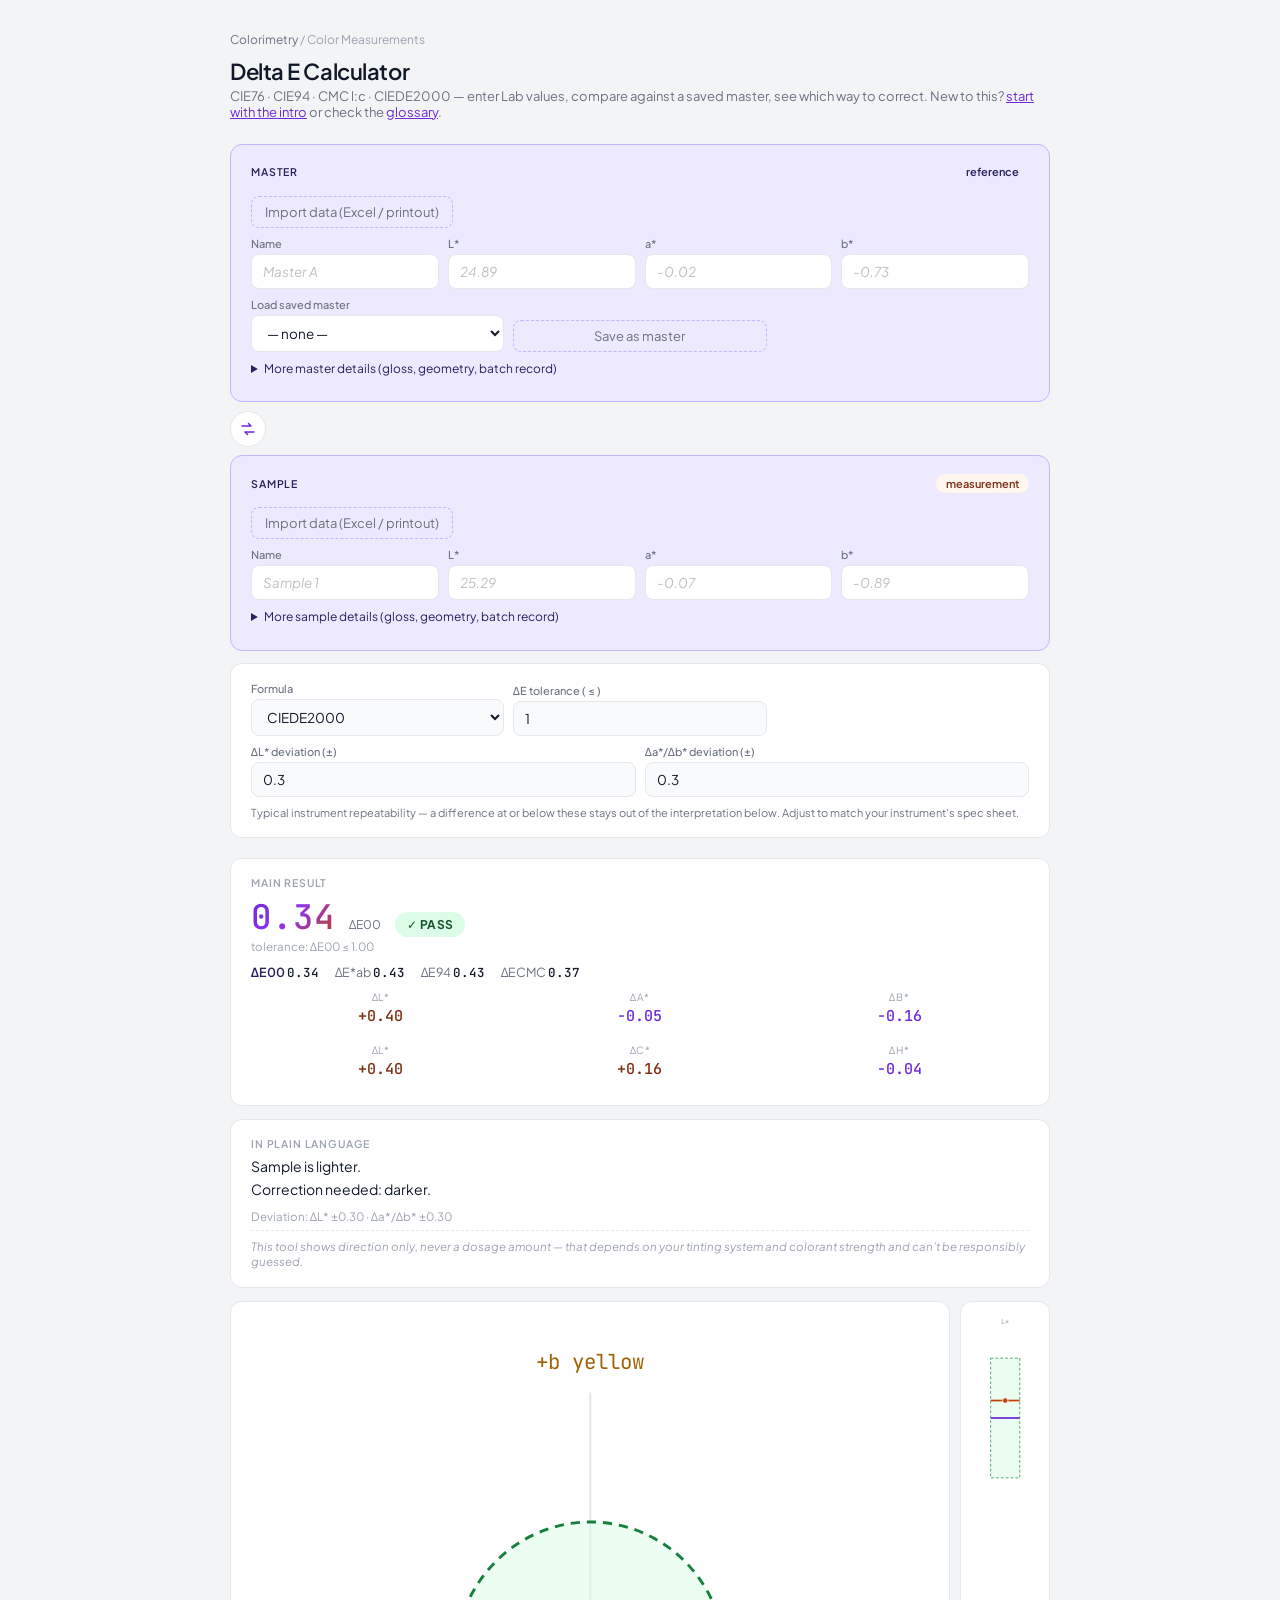
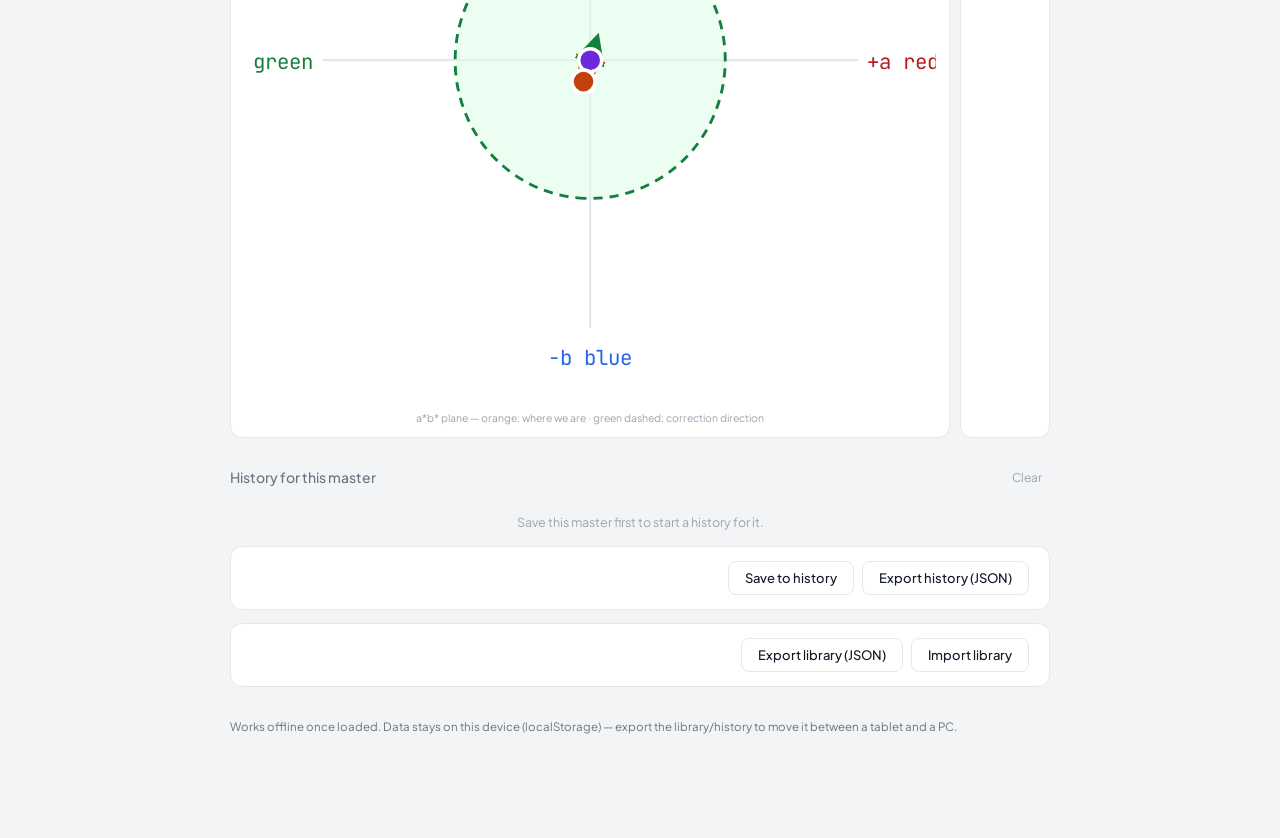
<file: color/delta-e/index.html>
<!DOCTYPE html>
<html lang="en">
<head>
<meta charset="UTF-8">
<meta name="viewport" content="width=device-width, initial-scale=1.0">
<title>Delta E Calculator — Project Jan</title>
<link rel="icon" type="image/png" href="/favicon.png">
<meta name="description" content="Free Delta E calculator — CIE76, CIE94, CMC l:c and CIEDE2000 colour difference, with master panel library, tolerance pass/fail and plain-language interpretation. Built for the tablet next to the spectrophotometer.">
<meta property="og:type" content="website">
<meta property="og:title" content="Delta E Calculator — Project Jan">
<meta property="og:description" content="CIELAB colour difference calculator: CIE76, CIE94, CMC l:c, CIEDE2000. Master panel library, tolerances, plain-language direction of correction.">
<meta property="og:image" content="https://projectjan.cz/favicon.png">
<meta property="og:url" content="https://projectjan.cz/color/delta-e/">
<meta name="twitter:card" content="summary_large_image">
<meta name="twitter:title" content="Delta E Calculator — Project Jan">
<meta name="twitter:description" content="CIELAB colour difference calculator: CIE76, CIE94, CMC l:c, CIEDE2000.">
<link rel="preconnect" href="https://fonts.googleapis.com">
<link href="https://fonts.googleapis.com/css2?family=Plus+Jakarta+Sans:wght@400;500;600&family=JetBrains+Mono:wght@400;500&display=swap" rel="stylesheet">
<link rel="stylesheet" href="../assets/ui.css">
<script type="application/ld+json">
{
  "@context": "https://schema.org",
  "@type": "SoftwareApplication",
  "name": "Delta E Calculator",
  "applicationCategory": "BusinessApplication",
  "operatingSystem": "Any (web browser)",
  "description": "CIELAB colour difference calculator supporting CIE76, CIE94, CMC l:c and CIEDE2000, with master panel library and tolerance pass/fail.",
  "offers": {"@type": "Offer", "price": "0", "priceCurrency": "USD"},
  "url": "https://projectjan.cz/color/delta-e/"
}
</script>
</head>
<body>
<div class="wrap">
  <div class="crumb"><a href="/color/">Colorimetry</a> / Color Measurements</div>
  <h1>Delta E Calculator</h1>
  <p class="sub">CIE76 · CIE94 · CMC l:c · CIEDE2000 — enter Lab values, compare against a saved master, see which way to correct. New to this? <a href="/color/training/">start with the intro</a> or check the <a href="/color/glossary/">glossary</a>.</p>

  <div class="warn" id="geo-warn">
    <svg width="16" height="16" viewBox="0 0 16 16" fill="none"><path d="M8 1L15 14H1L8 1z" stroke="#92400E" stroke-width="1.3" stroke-linejoin="round"/><path d="M8 6v3.5M8 11.5v.01" stroke="#92400E" stroke-width="1.3" stroke-linecap="round"/></svg>
    <span id="geo-warn-text"></span>
  </div>

  <div id="mode-manual">
    <div class="card card-input">
      <div class="card-hd"><span class="lbl">Master</span><span class="bdg ba">reference</span></div>
      <button type="button" class="badd" id="m-import-toggle" style="margin-bottom:9px">Import data (Excel / printout)</button>
      <div id="m-import-box" style="display:none;margin-bottom:9px">
        <textarea id="m-paste-text" placeholder="Paste one master's L*a*b* — tab, semicolon or space separated, decimal comma or dot both work. Optional header row (L*, a*, b*) and a name."></textarea>
        <button type="button" class="badd" id="m-parse-btn" style="margin-top:9px">Parse</button>
        <div id="m-paste-preview"></div>
      </div>
      <div class="gr g4">
        <div><label>Name</label><input type="text" id="m-name" placeholder="e.g. Master A"></div>
        <div><label>L*</label><input type="number" id="m-L" inputmode="decimal" step="any"></div>
        <div><label>a*</label><input type="number" id="m-a" inputmode="decimal" step="any"></div>
        <div><label>b*</label><input type="number" id="m-b" inputmode="decimal" step="any"></div>
      </div>
      <div class="gr g3">
        <div><label>Load saved master</label><select id="m-load"><option value="">— none —</option></select></div>
        <div><button type="button" class="badd" id="m-save" style="margin-top:16px;width:100%;justify-content:center">Save as master</button></div>
        <div><button type="button" class="badd" id="m-delete" style="margin-top:16px;width:100%;justify-content:center;display:none">Delete this master</button></div>
      </div>
      <details>
        <summary style="cursor:pointer;font-size:12px;color:var(--muted);margin:4px 0 8px">More master details (gloss, geometry, batch record)</summary>
        <div class="gr g4" style="margin-top:8px">
          <div><label>Gloss</label><input type="number" id="m-gloss" step="any" placeholder="e.g. 1.3"></div>
          <div><label>Gloss tol. ±</label><input type="number" id="m-glosstol" step="any" placeholder="0.2"></div>
          <div><label>Geometry</label><select id="m-geometry"><option>45/0</option><option>d/8 (sphere)</option><option>multiangle 15/45/110</option></select></div>
          <div><label>Illuminant / observer</label><select id="m-illuminant"><option>D65/10</option><option>D65/2</option><option>A/2</option><option>F11/10</option></select></div>
        </div>
        <div class="gr g4">
          <div><label>Instrument / measured by</label><input type="text" id="m-instrument" placeholder="e.g. BYK spectro-guide"></div>
          <div><label>Date</label><input type="text" id="m-date" placeholder="YYYY-MM-DD"></div>
          <div><label>DFT</label><input type="text" id="m-dft" placeholder="e.g. 25-28"></div>
          <div><label>Batch no.</label><input type="text" id="m-batchno" placeholder="optional"></div>
        </div>
        <div><label>Note</label><input type="text" id="m-comment" placeholder="optional"></div>
      </details>
    </div>

    <div style="text-align:center;margin:-4px 0 8px">
      <button type="button" class="bswap" id="btn-swap" title="Swap master / sample">
        <svg width="16" height="16" viewBox="0 0 16 16" fill="none"><path d="M2 5h9l-2.5-2.5M14 11H5l2.5 2.5" stroke="currentColor" stroke-width="1.5" stroke-linecap="round" stroke-linejoin="round"/></svg>
      </button>
    </div>

    <div class="card card-input">
      <div class="card-hd"><span class="lbl">Sample</span><span class="bdg bc">measurement</span></div>
      <button type="button" class="badd" id="s-import-toggle" style="margin-bottom:9px">Import data (Excel / printout)</button>
      <div id="s-import-box" style="display:none;margin-bottom:9px">
        <textarea id="s-paste-text" placeholder="Paste one or many samples — tab, semicolon or space separated, decimal comma or dot both work. One row per sample. Optional header row (L*, a*, b*) and a trailing name column."></textarea>
        <button type="button" class="badd" id="s-parse-btn" style="margin-top:9px">Parse</button>
        <div id="s-paste-preview"></div>
      </div>
      <div class="gr g4">
        <div><label>Name</label><input type="text" id="s-name" placeholder="e.g. Batch 001"></div>
        <div><label>L*</label><input type="number" id="s-L" inputmode="decimal" step="any"></div>
        <div><label>a*</label><input type="number" id="s-a" inputmode="decimal" step="any"></div>
        <div><label>b*</label><input type="number" id="s-b" inputmode="decimal" step="any"></div>
      </div>
      <details>
        <summary style="cursor:pointer;font-size:12px;color:var(--muted);margin:4px 0 8px">More sample details (gloss, geometry, batch record)</summary>
        <div class="gr g4" style="margin-top:8px">
          <div><label>Gloss</label><input type="number" id="s-gloss" step="any"></div>
          <div><label>Geometry</label><select id="s-geometry"><option>45/0</option><option>d/8 (sphere)</option><option>multiangle 15/45/110</option></select></div>
          <div><label>Illuminant / observer</label><select id="s-illuminant"><option>D65/10</option><option>D65/2</option><option>A/2</option><option>F11/10</option></select></div>
          <div><label>Batch no.</label><input type="text" id="s-batchno" placeholder="optional"></div>
        </div>
        <div><label>Note</label><input type="text" id="s-comment" placeholder="e.g. prebatch validation"></div>
      </details>
    </div>
  </div>

  <!-- SETTINGS -->
  <div class="card">
    <div class="gr g3">
      <div>
        <label>Formula</label>
        <select id="formula-select">
          <option value="ciede2000">CIEDE2000</option>
          <option value="cie76">CIE76 (ΔE*ab)</option>
          <option value="cie94">CIE94</option>
          <option value="cmc">CMC l:c</option>
        </select>
      </div>
      <div id="cmc-ratio-wrap" style="display:none">
        <label>CMC ratio</label>
        <select id="cmc-ratio">
          <option value="2:1">2:1 (acceptability)</option>
          <option value="1:1">1:1 (perceptibility)</option>
        </select>
      </div>
      <div>
        <label>ΔE tolerance ( ≤ )</label>
        <input type="number" id="tolerance" value="1.0" step="0.01" min="0">
      </div>
    </div>
    <div class="gr g2">
      <div>
        <label>ΔL* deviation (±)</label>
        <input type="number" id="dev-l" value="0.3" step="0.01" min="0">
      </div>
      <div>
        <label>Δa*/Δb* deviation (±)</label>
        <input type="number" id="dev-ab" value="0.3" step="0.01" min="0">
      </div>
    </div>
    <p class="sub" style="margin:6px 0 0;font-size:11px">Typical instrument repeatability — a difference at or below these stays out of the interpretation below. Adjust to match your instrument's spec sheet.</p>
  </div>

  <!-- RESULTS -->
  <div class="rwrap" id="results">
    <div class="rcard">
      <div class="rl">Main result</div>
      <div class="rmain">
        <div class="rv" id="rv-main">—</div>
        <span class="rformula" id="rv-formula-label">ΔE00</span>
        <span class="badge" id="badge-pf">—</span>
      </div>
      <div class="rtol" id="rtol-note"></div>
      <div class="formula-row" id="formula-row"></div>
      <div class="delta-row" id="delta-row-lab"></div>
      <div class="delta-row" id="delta-row-lch"></div>
    </div>

    <div class="rcard">
      <div class="rl">In plain language</div>
      <div class="interp" id="interp-text"></div>
      <div class="noise-note" id="noise-note"></div>
      <div class="nodose" id="nodose-note"></div>
    </div>

    <div class="plots">
      <div class="plot-box">
        <svg id="plot-ab" viewBox="0 0 300 300"></svg>
        <div class="plot-note" id="plot-ab-note">a*b* plane — orange: where we are · green dashed: correction direction</div>
      </div>
      <div class="plot-box">
        <svg id="plot-l" viewBox="0 0 90 300"></svg>
      </div>
    </div>
  </div>

  <!-- BATCH RESULTS (paste, multi-row) -->
  <div class="tbl-wrap" id="batch-wrap" style="display:none">
    <div class="tbl-hd"><span>Batch — one master, multiple samples</span></div>
    <table><thead><tr><th>Sample</th><th>ΔE</th><th>Result</th></tr></thead><tbody id="batch-body"></tbody></table>
  </div>

  <!-- HISTORY -->
  <div class="hsec">
    <div class="hhd"><h3>History for this master</h3><button type="button" class="bclr" id="btn-clear-history">Clear</button></div>
    <div id="history-list"></div>
    <div class="arow">
      <button type="button" class="bsave" id="btn-save-history">Save to history</button>
      <button type="button" class="bprint" id="btn-export-history">Export history (JSON)</button>
    </div>
  </div>

  <div class="arow">
    <button type="button" class="bghost" id="btn-export-library">Export library (JSON)</button>
    <label class="bghost" style="cursor:pointer;margin:0">Import library
      <input type="file" id="import-file" accept=".json" style="display:none">
    </label>
  </div>

  <p class="sub" style="margin-top:2rem;font-size:11.5px">Works offline once loaded. Data stays on this device (localStorage) — export the library/history to move it between a tablet and a PC.</p>
</div>

<script src="../assets/colorspace.js"></script>
<script src="../assets/deltae.js"></script>
<script src="../assets/interpret.js"></script>
<script src="../assets/plot.js"></script>
<script src="../assets/store.js"></script>
<script src="../assets/i18n.js"></script>
<script>
(function () {
  var t = I18n.t;

  var state = {
    master: { id: null, name: '', L: 0, a: 0, b: 0, gloss: null, glossTol: null, geometry: '45/0', illuminant: 'D65/10', instrument: '', date: '', dft: '', batchNo: '', comment: '' },
    sample: { name: '', L: 0, a: 0, b: 0, gloss: null, geometry: '45/0', illuminant: 'D65/10', batchNo: '', comment: '' },
    formula: 'ciede2000',
    cmcRatio: '2:1',
    tolerance: 1.0,
    devL: 0.3,
    devAB: 0.3
  };

  var els = {};
  ['m-name','m-L','m-a','m-b','m-gloss','m-glosstol','m-geometry','m-illuminant','m-instrument','m-date','m-dft','m-batchno','m-comment','m-load','m-save','m-delete',
   's-name','s-L','s-a','s-b','s-gloss','s-geometry','s-illuminant','s-batchno','s-comment',
   'mode-manual','btn-swap',
   'm-import-toggle','m-import-box','m-paste-text','m-parse-btn','m-paste-preview',
   's-import-toggle','s-import-box','s-paste-text','s-parse-btn','s-paste-preview',
   'formula-select','cmc-ratio-wrap','cmc-ratio','tolerance','dev-l','dev-ab',
   'rv-main','rv-formula-label','badge-pf','rtol-note','formula-row','delta-row-lab','delta-row-lch',
   'interp-text','noise-note','nodose-note','plot-ab','plot-ab-note','plot-l',
   'batch-wrap','batch-body','history-list','btn-clear-history','btn-save-history','btn-export-history',
   'btn-export-library','import-file','geo-warn','geo-warn-text'
  ].forEach(function (id) { els[id] = document.getElementById(id); });

  function num(v) { var n = parseFloat(v); return isNaN(n) ? null : n; }

  function readForm() {
    state.master.name = els['m-name'].value;
    state.master.L = num(els['m-L'].value) || 0;
    state.master.a = num(els['m-a'].value) || 0;
    state.master.b = num(els['m-b'].value) || 0;
    state.master.gloss = num(els['m-gloss'].value);
    state.master.glossTol = num(els['m-glosstol'].value);
    state.master.geometry = els['m-geometry'].value;
    state.master.illuminant = els['m-illuminant'].value;
    state.master.instrument = els['m-instrument'].value;
    state.master.date = els['m-date'].value;
    state.master.dft = els['m-dft'].value;
    state.master.batchNo = els['m-batchno'].value;
    state.master.comment = els['m-comment'].value;

    state.sample.name = els['s-name'].value;
    state.sample.L = num(els['s-L'].value) || 0;
    state.sample.a = num(els['s-a'].value) || 0;
    state.sample.b = num(els['s-b'].value) || 0;
    state.sample.gloss = num(els['s-gloss'].value);
    state.sample.geometry = els['s-geometry'].value;
    state.sample.illuminant = els['s-illuminant'].value;
    state.sample.batchNo = els['s-batchno'].value;
    state.sample.comment = els['s-comment'].value;

    state.formula = els['formula-select'].value;
    state.cmcRatio = els['cmc-ratio'].value;
    state.tolerance = num(els['tolerance'].value) || 0;
    state.devL = num(els['dev-l'].value) || 0;
    state.devAB = num(els['dev-ab'].value) || 0;
  }

  function writeForm() {
    els['m-name'].value = state.master.name || '';
    els['m-L'].value = state.master.L;
    els['m-a'].value = state.master.a;
    els['m-b'].value = state.master.b;
    els['m-gloss'].value = state.master.gloss != null ? state.master.gloss : '';
    els['m-glosstol'].value = state.master.glossTol != null ? state.master.glossTol : '';
    els['m-geometry'].value = state.master.geometry || '45/0';
    els['m-illuminant'].value = state.master.illuminant || 'D65/10';
    els['m-instrument'].value = state.master.instrument || '';
    els['m-date'].value = state.master.date || '';
    els['m-dft'].value = state.master.dft || '';
    els['m-batchno'].value = state.master.batchNo || '';
    els['m-comment'].value = state.master.comment || '';

    els['s-name'].value = state.sample.name || '';
    els['s-L'].value = state.sample.L;
    els['s-a'].value = state.sample.a;
    els['s-b'].value = state.sample.b;
    els['s-gloss'].value = state.sample.gloss != null ? state.sample.gloss : '';
    els['s-geometry'].value = state.sample.geometry || '45/0';
    els['s-illuminant'].value = state.sample.illuminant || 'D65/10';
    els['s-batchno'].value = state.sample.batchNo || '';
    els['s-comment'].value = state.sample.comment || '';

    els['formula-select'].value = state.formula;
    els['cmc-ratio'].value = state.cmcRatio;
    els['tolerance'].value = state.tolerance;
    els['dev-l'].value = state.devL;
    els['dev-ab'].value = state.devAB;

    refreshMasterSelect();
    els['m-delete'].style.display = state.master.id ? '' : 'none';
    els['cmc-ratio-wrap'].style.display = state.formula === 'cmc' ? '' : 'none';
  }

  function formulaOpts() {
    if (state.formula === 'cmc') {
      var parts = state.cmcRatio.split(':');
      return { l: parseFloat(parts[0]), c: parseFloat(parts[1]) };
    }
    return {};
  }

  function computeAll(master, sample) {
    return {
      cie76: DeltaE.cie76(master, sample),
      cie94: DeltaE.cie94(master, sample),
      cmc: DeltaE.cmc(master, sample, formulaOpts()),
      ciede2000: DeltaE.ciede2000(master, sample)
    };
  }

  var FORMULA_LABELS = { cie76: 'ΔE*ab (CIE76)', cie94: 'ΔE94', cmc: 'ΔECMC', ciede2000: 'ΔE00 (CIEDE2000)' };

  function render() {
    readForm();
    var master = state.master, sample = state.sample;
    var results = computeAll(master, sample);
    var mainVal = results[state.formula];

    els['rv-main'].textContent = mainVal.toFixed(2);
    els['rv-formula-label'].textContent = FORMULA_LABELS[state.formula].split(' ')[0];

    var pass = mainVal <= state.tolerance;
    els['badge-pf'].textContent = pass ? '✓ ' + t('pass') : '✕ ' + t('fail');
    els['badge-pf'].className = 'badge ' + (pass ? 'badge-pass' : 'badge-fail');
    els['rtol-note'].textContent = 'tolerance: ' + FORMULA_LABELS[state.formula].split(' ')[0] + ' ≤ ' + state.tolerance.toFixed(2);

    var order = ['ciede2000', 'cie76', 'cie94', 'cmc'];
    els['formula-row'].innerHTML = order.map(function (k) {
      return '<span' + (k === state.formula ? ' style="color:var(--pt);font-weight:600"' : '') + '>' + FORMULA_LABELS[k].split(' ')[0] + ' <b>' + results[k].toFixed(2) + '</b></span>';
    }).join('');

    var d = DeltaE.basicDeltas(master, sample);
    function dcell(label, v) {
      var cls = v >= 0 ? 'pos' : 'neg';
      var sign = v >= 0 ? '+' : '';
      return '<div><div class="dl">' + label + '</div><div class="dv ' + cls + '">' + sign + v.toFixed(2) + '</div></div>';
    }
    els['delta-row-lab'].innerHTML = dcell('ΔL*', d.dL) + dcell('Δa*', d.da) + dcell('Δb*', d.db);
    els['delta-row-lch'].innerHTML = dcell('ΔL*', d.dL) + dcell('ΔC*', d.dC) + dcell('ΔH*', d.dH);

    var interp = Interpret.interpret(master, sample, { L: state.devL, ab: state.devAB }, t);
    els['interp-text'].innerHTML = interp.sentences.map(function (s) { return '<div>' + s + '</div>'; }).join('');
    els['noise-note'].textContent = 'Deviation: ΔL* ±' + state.devL.toFixed(2) + ' · Δa*/Δb* ±' + state.devAB.toFixed(2);
    els['nodose-note'].textContent = t('noDosage');

    Plot.renderABPlane(els['plot-ab'], { master: master, sample: sample, formulaKey: state.formula, tolerance: state.tolerance, formulaOpts: formulaOpts(), t: t });
    Plot.renderLBand(els['plot-l'], { master: master, sample: sample, formulaKey: state.formula, tolerance: state.tolerance, formulaOpts: formulaOpts() });

    checkGeometryWarning();
    renderHistory();
    updateUrl();
  }

  function checkGeometryWarning() {
    var m = state.master, s = state.sample;
    var mismatchGeo = m.geometry && s.geometry && m.geometry !== s.geometry;
    var mismatchIll = m.illuminant && s.illuminant && m.illuminant !== s.illuminant;
    if (mismatchGeo || mismatchIll) {
      els['geo-warn-text'].textContent = t('geometryWarning');
      els['geo-warn'].classList.add('on');
    } else {
      els['geo-warn'].classList.remove('on');
    }
  }

  // ---- master library ----
  function refreshMasterSelect() {
    var masters = Store.getMasters();
    var sel = els['m-load'];
    var current = state.master.id || '';
    sel.innerHTML = '<option value="">— none —</option>' + masters.map(function (m) {
      return '<option value="' + m.id + '">' + (m.name || 'Untitled') + '</option>';
    }).join('');
    sel.value = current;
  }

  els['m-load'].addEventListener('change', function () {
    var id = this.value;
    if (!id) return;
    var m = Store.findMaster(id);
    if (!m) return;
    state.master = Object.assign({}, state.master, m);
    writeForm();
    clearExampleGhost();
    render();
  });

  els['m-save'].addEventListener('click', function () {
    readForm();
    if (!state.master.name) { state.master.name = prompt('Name this master (e.g. product code):') || 'Untitled'; }
    state.master = Store.saveMaster(state.master);
    writeForm();
    els['m-save'].textContent = t('saved') + ' ✓';
    setTimeout(function () { els['m-save'].textContent = 'Save as master'; }, 1600);
  });

  els['m-delete'].addEventListener('click', function () {
    if (!state.master.id) return;
    if (!confirm('Delete this saved master? History stays but will no longer show a name.')) return;
    Store.deleteMaster(state.master.id);
    state.master.id = null;
    writeForm();
  });

  // ---- swap ----
  els['btn-swap'].addEventListener('click', function () {
    readForm();
    var m = state.master, s = state.sample;
    var newMaster = Object.assign({}, m, { name: s.name, L: s.L, a: s.a, b: s.b, gloss: s.gloss, geometry: s.geometry, illuminant: s.illuminant, id: null });
    var newSample = Object.assign({}, s, { name: m.name, L: m.L, a: m.a, b: m.b, gloss: m.gloss, geometry: m.geometry, illuminant: m.illuminant });
    state.master = newMaster;
    state.sample = newSample;
    writeForm();
    clearExampleGhost();
    render();
  });

  // ---- inline import (per card) ----
  els['m-import-toggle'].addEventListener('click', function () {
    var showing = els['m-import-box'].style.display !== 'none';
    els['m-import-box'].style.display = showing ? 'none' : '';
  });
  els['s-import-toggle'].addEventListener('click', function () {
    var showing = els['s-import-box'].style.display !== 'none';
    els['s-import-box'].style.display = showing ? 'none' : '';
  });

  // ---- paste parsing ----
  function splitLine(line) {
    if (line.indexOf('\t') !== -1) return line.split('\t').map(function (s) { return s.trim(); }).filter(function (s) { return s !== ''; });
    if (line.indexOf(';') !== -1) return line.split(';').map(function (s) { return s.trim(); }).filter(function (s) { return s !== ''; });
    if (/\s/.test(line.trim())) return line.trim().split(/\s+/);
    return line.split(',').map(function (s) { return s.trim(); }).filter(function (s) { return s !== ''; });
  }

  function toNumber(tok) {
    var n = parseFloat(String(tok).replace(',', '.'));
    return isNaN(n) ? null : n;
  }

  function parsePasteText(text) {
    var lines = text.split(/\r?\n/).map(function (l) { return l.trim(); }).filter(function (l) { return l !== ''; });
    if (!lines.length) return [];

    var rows = lines.map(splitLine);
    var colMap = { L: 0, a: 1, b: 2, name: null };

    var first = rows[0];
    var looksHeader = first.some(function (tok) { return /^[Ll]\*?$/.test(tok) || /^[Aa]\*?$/.test(tok) || /^[Bb]\*?$/.test(tok); });
    if (looksHeader) {
      first.forEach(function (tok, i) {
        if (/^[Ll]\*?$/.test(tok)) colMap.L = i;
        else if (/^[Aa]\*?$/.test(tok)) colMap.a = i;
        else if (/^[Bb]\*?$/.test(tok)) colMap.b = i;
        else colMap.name = i;
      });
      rows = rows.slice(1);
    }

    var out = [];
    rows.forEach(function (r) {
      var L = toNumber(r[colMap.L]), a = toNumber(r[colMap.a]), b = toNumber(r[colMap.b]);
      if (L === null || a === null || b === null) return;
      var name = colMap.name != null ? r[colMap.name] : (r.length > 3 ? r[r.length - 1] : '');
      out.push({ name: name || '', L: L, a: a, b: b });
    });
    return out;
  }

  els['m-parse-btn'].addEventListener('click', function () {
    var rows = parsePasteText(els['m-paste-text'].value);
    if (!rows.length) {
      els['m-paste-preview'].innerHTML = '<div class="emsg on">No numeric L*a*b* row recognized. Check the separator and try again.</div>';
      return;
    }
    renderPastePreview(rows.slice(0, 1), 'master', els['m-paste-preview']);
  });

  els['s-parse-btn'].addEventListener('click', function () {
    var rows = parsePasteText(els['s-paste-text'].value);
    if (!rows.length) {
      els['s-paste-preview'].innerHTML = '<div class="emsg on">No numeric L*a*b* rows recognized. Check the separator and try again.</div>';
      return;
    }
    renderPastePreview(rows, 'sample', els['s-paste-preview']);
  });

  function renderPastePreview(rows, target, container) {
    var rowsHtml = rows.map(function (r, i) {
      return '<tr>' +
        '<td><input type="text" class="pp-name" data-i="' + i + '" value="' + r.name + '" style="width:110px"></td>' +
        '<td><input type="number" class="pp-L" data-i="' + i + '" value="' + r.L + '" step="any" style="width:70px"></td>' +
        '<td><input type="number" class="pp-a" data-i="' + i + '" value="' + r.a + '" step="any" style="width:70px"></td>' +
        '<td><input type="number" class="pp-b" data-i="' + i + '" value="' + r.b + '" step="any" style="width:70px"></td>' +
        '</tr>';
    }).join('');

    var buttonLabel = target === 'master' ? 'Use as master' : ('Use ' + rows.length + ' sample' + (rows.length > 1 ? 's' : ''));
    container.innerHTML =
      '<div class="tbl-wrap"><div class="tbl-hd"><span>' + t('confirmValues') + '</span></div>' +
      '<table><thead><tr><th>Name</th><th>L*</th><th>a*</th><th>b*</th></tr></thead><tbody>' + rowsHtml + '</tbody></table></div>' +
      '<button type="button" class="bcalc" id="btn-apply-paste">' + buttonLabel + '</button>';

    container.querySelector('#btn-apply-paste').addEventListener('click', function () {
      var n = rows.length;
      var confirmed = [];
      for (var i = 0; i < n; i++) {
        confirmed.push({
          name: container.querySelector('.pp-name[data-i="' + i + '"]').value,
          L: parseFloat(container.querySelector('.pp-L[data-i="' + i + '"]').value),
          a: parseFloat(container.querySelector('.pp-a[data-i="' + i + '"]').value),
          b: parseFloat(container.querySelector('.pp-b[data-i="' + i + '"]').value)
        });
      }
      if (target === 'master') {
        state.master.name = confirmed[0].name;
        state.master.L = confirmed[0].L;
        state.master.a = confirmed[0].a;
        state.master.b = confirmed[0].b;
        state.master.id = null;
        writeForm();
        clearExampleGhost();
        els['m-import-box'].style.display = 'none';
        container.innerHTML = '';
        render();
      } else if (n === 1) {
        state.sample.name = confirmed[0].name;
        state.sample.L = confirmed[0].L;
        state.sample.a = confirmed[0].a;
        state.sample.b = confirmed[0].b;
        writeForm();
        clearExampleGhost();
        els['s-import-box'].style.display = 'none';
        container.innerHTML = '';
        render();
      } else {
        readForm();
        renderBatch(confirmed);
        els['s-import-box'].style.display = 'none';
        container.innerHTML = '';
      }
    });
  }

  function renderBatch(rows) {
    els['batch-wrap'].style.display = '';
    els['batch-body'].innerHTML = rows.map(function (r, i) {
      var val = deltaFor(state.master, r, state.formula);
      var pass = val <= state.tolerance;
      return '<tr data-i="' + i + '"><td>' + (r.name || 'Sample ' + (i + 1)) + '</td><td class="mn">' + val.toFixed(2) + '</td>' +
        '<td><span class="badge ' + (pass ? 'badge-pass' : 'badge-fail') + '">' + (pass ? t('pass') : t('fail')) + '</span></td></tr>';
    }).join('');

    Array.prototype.forEach.call(els['batch-body'].querySelectorAll('tr'), function (tr) {
      tr.addEventListener('click', function () {
        var i = parseInt(tr.getAttribute('data-i'), 10);
        var r = rows[i];
        state.sample.name = r.name; state.sample.L = r.L; state.sample.a = r.a; state.sample.b = r.b;
        writeForm();
        clearExampleGhost();
        render();
        window.scrollTo({ top: document.getElementById('results').offsetTop - 20, behavior: 'smooth' });
      });
    });
  }

  function deltaFor(master, sample, formula) {
    if (formula === 'cie76') return DeltaE.cie76(master, sample);
    if (formula === 'cie94') return DeltaE.cie94(master, sample);
    if (formula === 'cmc') return DeltaE.cmc(master, sample, formulaOpts());
    return DeltaE.ciede2000(master, sample);
  }

  // ---- history ----
  function renderHistory() {
    if (!state.master.id) {
      els['history-list'].innerHTML = '<div class="empty-hint">Save this master first to start a history for it.</div>';
      return;
    }
    var entries = Store.getHistory(state.master.id);
    if (!entries.length) {
      els['history-list'].innerHTML = '<div class="empty-hint">No saved comparisons yet for this master.</div>';
      return;
    }
    els['history-list'].innerHTML = entries.map(function (h) {
      return '<div class="hi"><div class="hitp"><span class="hrat" style="color:' + (h.pass ? 'var(--gt)' : 'var(--rt)') + '">' + h.sampleName + ' — ' + FORMULA_LABELS[h.formula].split(' ')[0] + ' ' + h.value.toFixed(2) + '</span>' +
        '<span class="hmeta">' + new Date(h.timestamp).toLocaleString() + '</span></div>' +
        '<div class="hdet">L* ' + h.sample.L.toFixed(2) + ' · a* ' + h.sample.a.toFixed(2) + ' · b* ' + h.sample.b.toFixed(2) + (h.sample.batchNo ? ' · batch ' + h.sample.batchNo : '') + (h.sample.comment ? ' · ' + h.sample.comment : '') + '</div></div>';
    }).join('');
  }

  els['btn-save-history'].addEventListener('click', function () {
    readForm();
    if (!state.master.id) {
      state.master.name = state.master.name || 'Untitled';
      state.master = Store.saveMaster(state.master);
      writeForm();
    }
    var val = deltaFor(state.master, state.sample, state.formula);
    Store.addHistoryEntry({
      masterId: state.master.id,
      sampleName: state.sample.name || 'Sample',
      sample: state.sample,
      formula: state.formula,
      value: val,
      tolerance: state.tolerance,
      pass: val <= state.tolerance
    });
    renderHistory();
    els['btn-save-history'].textContent = t('saved') + ' ✓';
    setTimeout(function () { els['btn-save-history'].textContent = t('saveToHistory'); }, 1600);
  });

  els['btn-clear-history'].addEventListener('click', function () {
    if (!state.master.id) return;
    if (!confirm('Clear all history for this master?')) return;
    Store.clearHistory(state.master.id);
    renderHistory();
  });

  els['btn-export-history'].addEventListener('click', function () {
    downloadFile('color-history.json', Store.exportHistory(state.master.id || undefined));
  });

  els['btn-export-library'].addEventListener('click', function () {
    downloadFile('color-master-library.json', Store.exportLibrary());
  });

  els['import-file'].addEventListener('change', function () {
    var file = this.files[0];
    if (!file) return;
    var reader = new FileReader();
    reader.onload = function () {
      try {
        var mode = confirm('OK = merge with existing library. Cancel = replace it entirely.') ? 'merge' : 'replace';
        var n = Store.importLibrary(reader.result, mode);
        alert('Imported ' + n + ' master(s).');
        refreshMasterSelect();
      } catch (e) {
        alert('Could not read that file: ' + e.message);
      }
    };
    reader.readAsText(file);
  });

  function downloadFile(filename, text) {
    var blob = new Blob([text], { type: 'application/json' });
    var url = URL.createObjectURL(blob);
    var a = document.createElement('a');
    a.href = url; a.download = filename;
    document.body.appendChild(a); a.click(); document.body.removeChild(a);
    URL.revokeObjectURL(url);
  }

  // ---- URL state ----
  function updateUrl() {
    var p = new URLSearchParams();
    p.set('mL', state.master.L); p.set('ma', state.master.a); p.set('mb', state.master.b);
    p.set('sL', state.sample.L); p.set('sa', state.sample.a); p.set('sb', state.sample.b);
    p.set('f', state.formula); p.set('tol', state.tolerance); p.set('devl', state.devL); p.set('devab', state.devAB);
    if (state.master.name) p.set('mn', state.master.name);
    if (state.sample.name) p.set('sn', state.sample.name);
    history.replaceState(null, '', '#' + p.toString());
  }

  function loadFromUrl() {
    if (!location.hash || location.hash.length < 2) return false;
    var p = new URLSearchParams(location.hash.slice(1));
    if (!p.has('mL')) return false;
    state.master.L = parseFloat(p.get('mL')); state.master.a = parseFloat(p.get('ma')); state.master.b = parseFloat(p.get('mb'));
    state.sample.L = parseFloat(p.get('sL')); state.sample.a = parseFloat(p.get('sa')); state.sample.b = parseFloat(p.get('sb'));
    state.formula = p.get('f') || 'ciede2000';
    state.tolerance = parseFloat(p.get('tol')) || 1.0;
    state.devL = parseFloat(p.get('devl')) || 0.3;
    state.devAB = parseFloat(p.get('devab')) || 0.3;
    state.master.name = p.get('mn') || '';
    state.sample.name = p.get('sn') || '';
    return true;
  }

  // ---- wire up recompute-on-input ----
  var allInputs = document.querySelectorAll('#mode-manual input, #mode-manual select, #formula-select, #cmc-ratio, #tolerance, #dev-l, #dev-ab');
  allInputs.forEach(function (el) {
    el.addEventListener('input', function () {
      els['cmc-ratio-wrap'].style.display = els['formula-select'].value === 'cmc' ? '' : 'none';
      render();
    });
    el.addEventListener('change', render);
  });

  // ---- default example: generic, illustrative values only (no customer/product data) ----
  function loadDefaultExample() {
    state.master = { id: null, name: 'Master A', L: 24.89, a: -0.02, b: -0.73, gloss: 1.3, glossTol: 0.2, geometry: '45/0', illuminant: 'D65/10', instrument: '', date: '', dft: '', batchNo: '', comment: '' };
    state.sample = { name: 'Sample 1', L: 25.29, a: -0.07, b: -0.89, gloss: null, geometry: '45/0', illuminant: 'D65/10', batchNo: '', comment: '' };
    state.formula = 'ciede2000';
    state.tolerance = 1.0;
    state.devL = 0.3;
    state.devAB = 0.3;
  }

  // Ghost-style the example values (like the mixing-ratio calculator's placeholder
  // hints) so it's visually obvious this is a worked example, not entered data —
  // clears the moment the user actually types into that field.
  var EXAMPLE_FIELD_IDS = ['m-name', 'm-L', 'm-a', 'm-b', 's-name', 's-L', 's-a', 's-b'];
  function markExampleGhost() {
    EXAMPLE_FIELD_IDS.forEach(function (id) { els[id].classList.add('ghost-example'); });
  }
  function clearExampleGhost() {
    EXAMPLE_FIELD_IDS.forEach(function (id) { els[id].classList.remove('ghost-example'); });
  }
  EXAMPLE_FIELD_IDS.forEach(function (id) {
    els[id].addEventListener('input', function () { els[id].classList.remove('ghost-example'); }, { once: true });
  });

  var usedUrlState = loadFromUrl();
  if (!usedUrlState) loadDefaultExample();
  writeForm();
  render();
  if (!usedUrlState) markExampleGhost();
})();
</script>
</body>
</html>
</file>
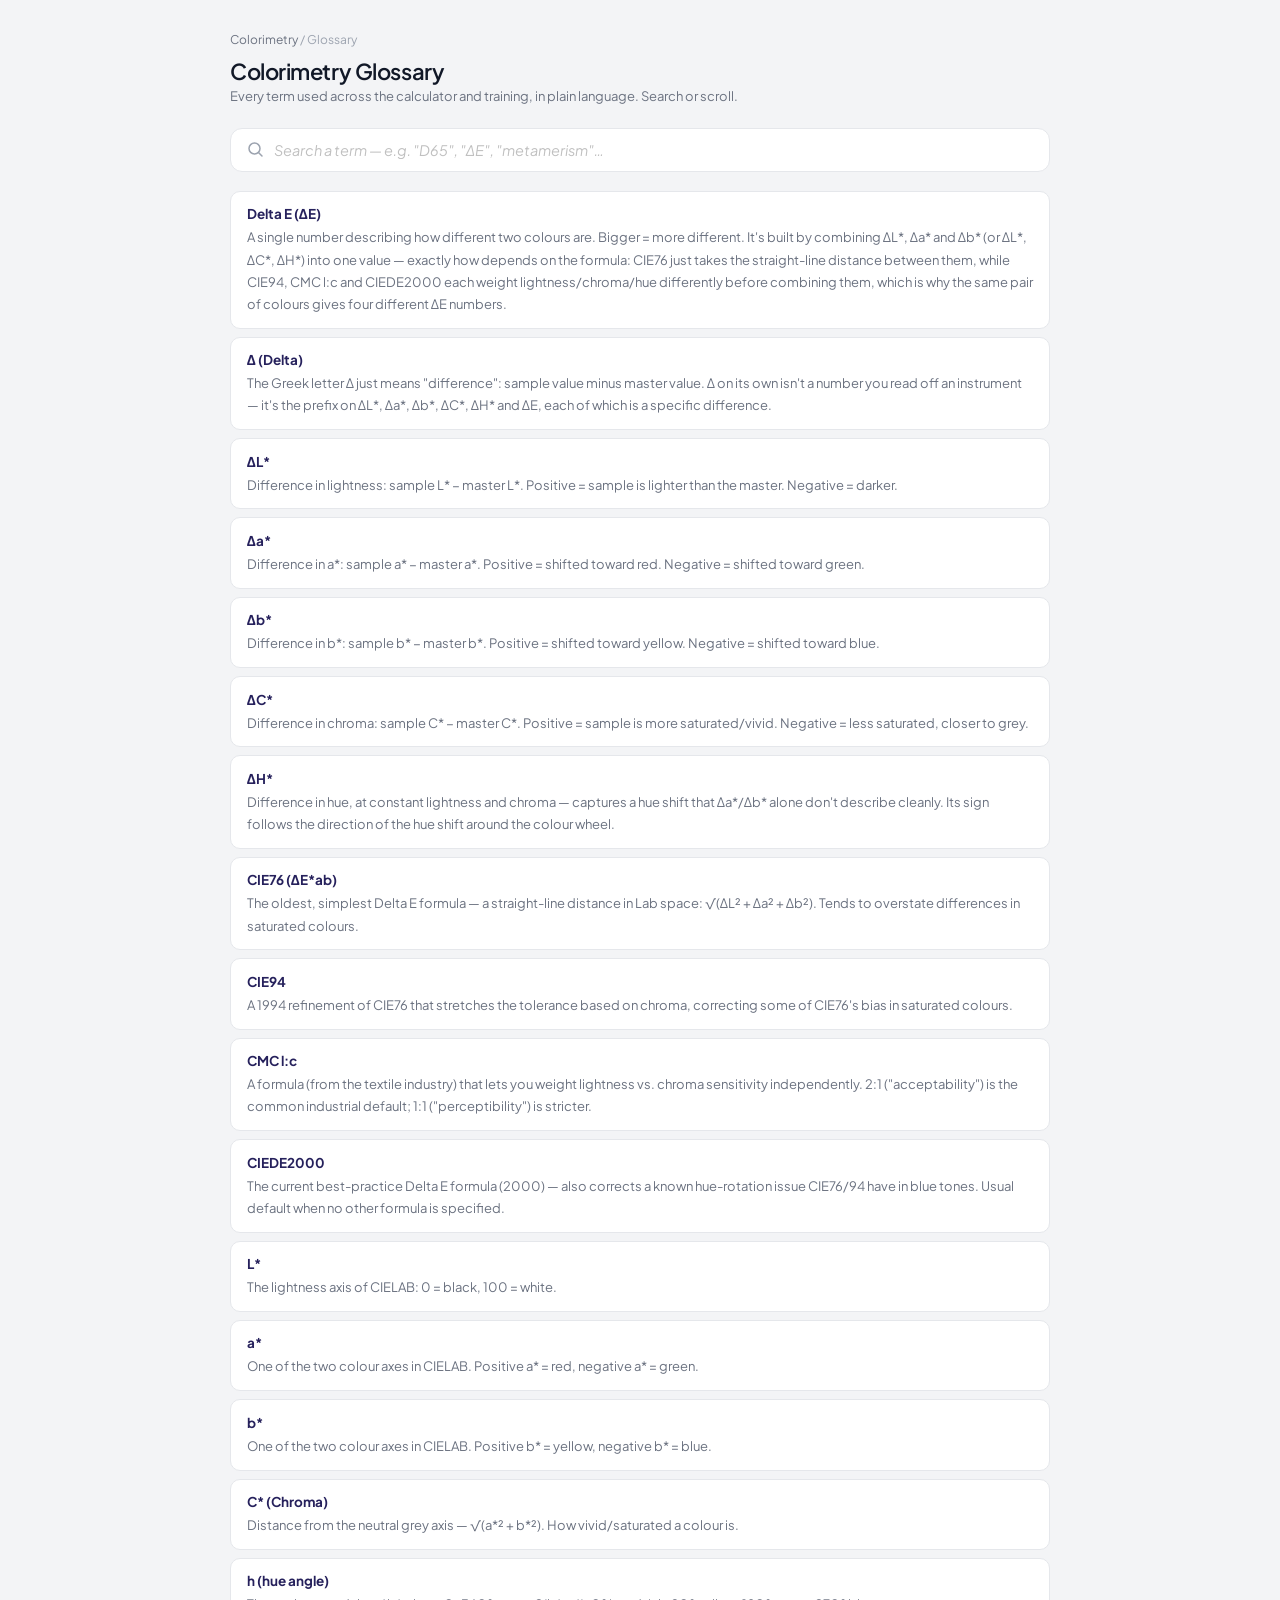
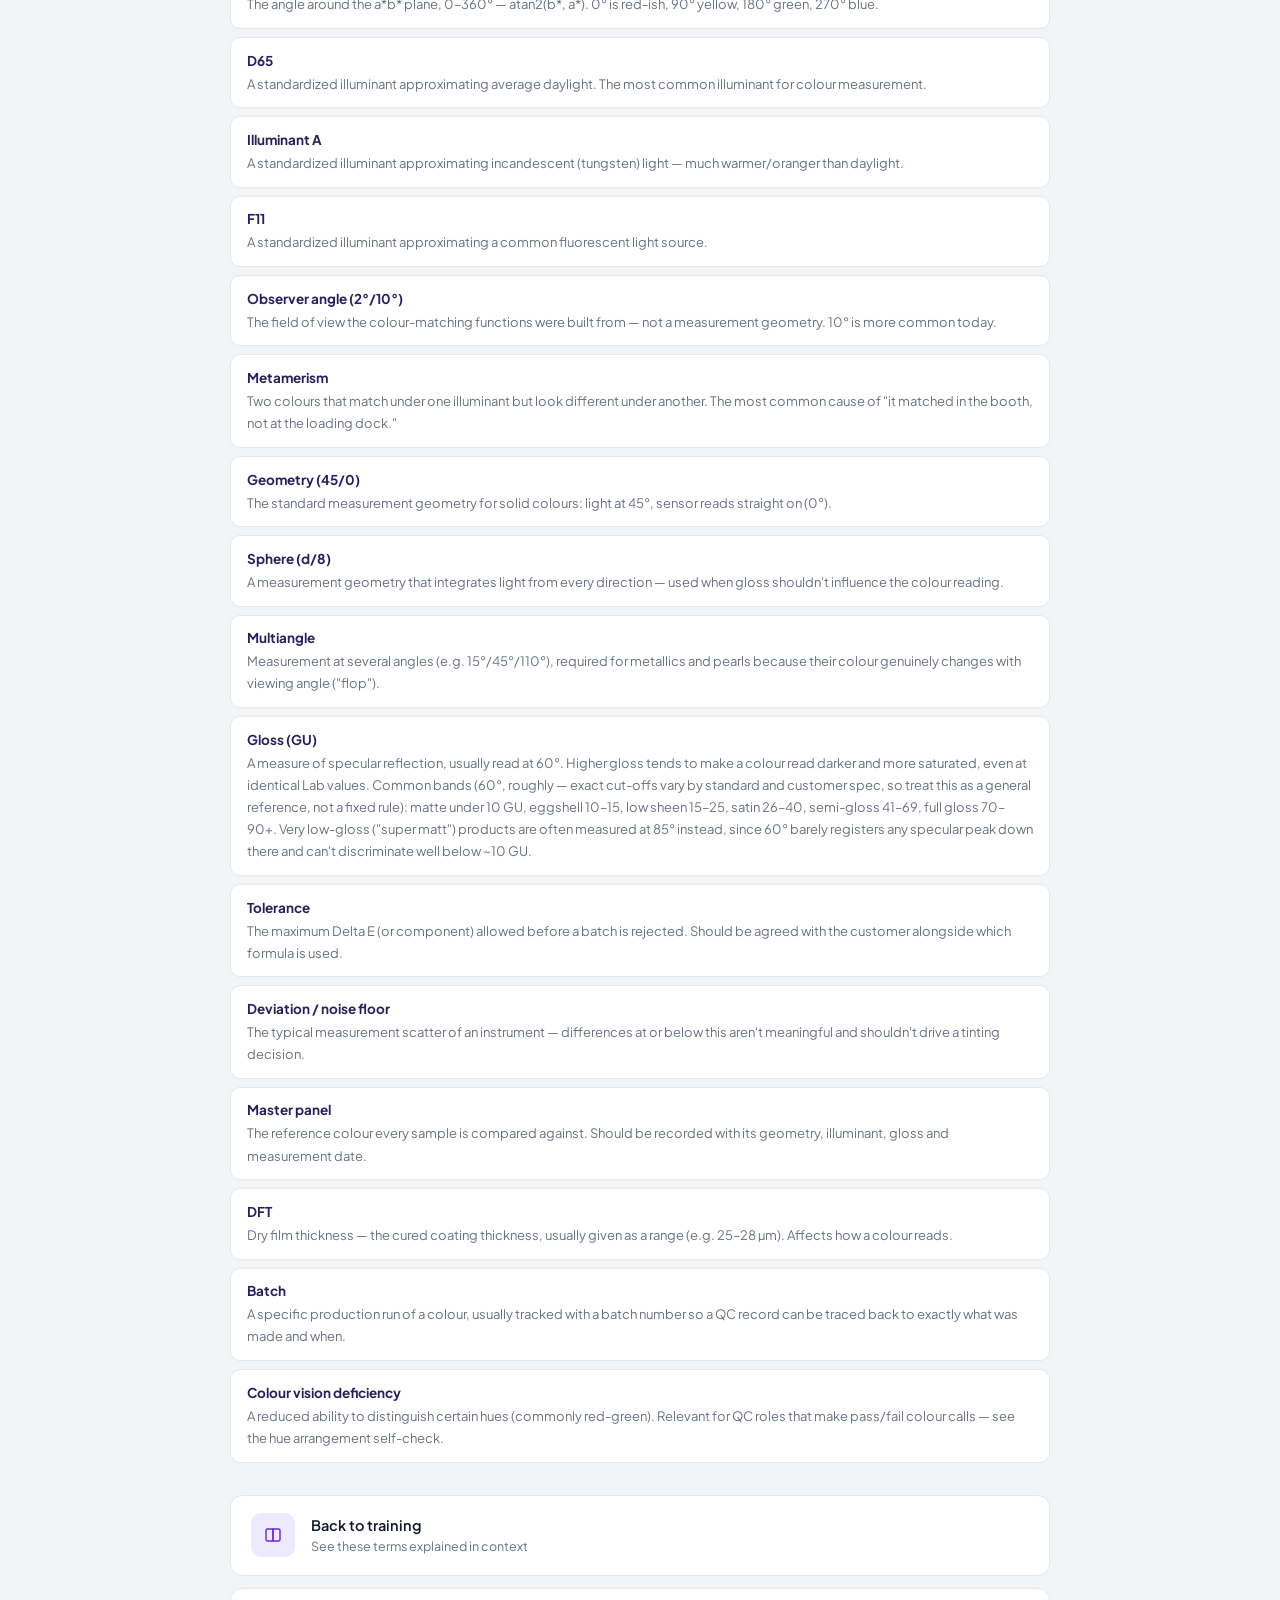
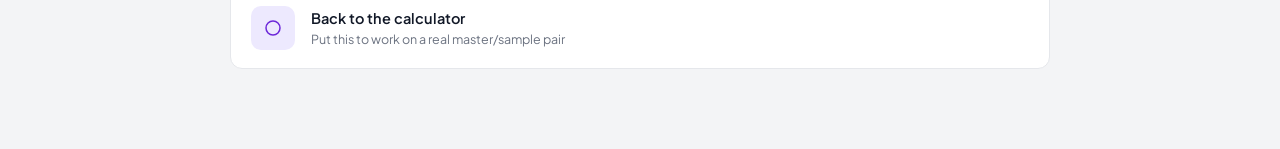
<file: color/glossary/index.html>
<!DOCTYPE html>
<html lang="en">
<head>
<meta charset="UTF-8">
<meta name="viewport" content="width=device-width, initial-scale=1.0">
<title>Colorimetry Glossary — Project Jan</title>
<link rel="icon" type="image/png" href="/favicon.png">
<meta name="description" content="Plain-language glossary of colorimetry terms: Delta E, CIE76, CIE94, CMC l:c, CIEDE2000, L*a*b*, D65, metamerism, instrument geometry, gloss, tolerance and more.">
<meta property="og:type" content="website">
<meta property="og:title" content="Colorimetry Glossary — Project Jan">
<meta property="og:description" content="Plain-language glossary of colorimetry terms — Delta E, CIELAB, illuminants, instrument geometry, gloss, tolerance.">
<meta property="og:image" content="https://projectjan.cz/favicon.png">
<meta property="og:url" content="https://projectjan.cz/color/glossary/">
<link rel="preconnect" href="https://fonts.googleapis.com">
<link href="https://fonts.googleapis.com/css2?family=Plus+Jakarta+Sans:wght@400;500;600&family=JetBrains+Mono:wght@400;500&display=swap" rel="stylesheet">
<link rel="stylesheet" href="../assets/ui.css">
</head>
<body>
<div class="wrap">
  <div class="crumb"><a href="/color/">Colorimetry</a> / Glossary</div>
  <h1>Colorimetry Glossary</h1>
  <p class="sub">Every term used across the calculator and training, in plain language. Search or scroll.</p>

  <div class="search-wrap">
    <div class="search-input-row">
      <svg width="17" height="17" viewBox="0 0 17 17" fill="none"><circle cx="7.5" cy="7.5" r="5.5" stroke="currentColor" stroke-width="1.5"/><path d="M15 15l-3.5-3.5" stroke="currentColor" stroke-width="1.5" stroke-linecap="round"/></svg>
      <input type="text" id="glossary-search" placeholder="Search a term — e.g. &quot;D65&quot;, &quot;ΔE&quot;, &quot;metamerism&quot;…" autocomplete="off">
    </div>
  </div>

  <div id="term-list" class="search-results"></div>

  <div class="tcards" style="margin-top:2rem">
    <a class="tcard" href="/color/training/">
      <div class="tcard-icon"><svg width="20" height="20" viewBox="0 0 20 20" fill="none"><path d="M3 5.5C3 4.7 3.7 4 4.5 4H10v12H4.5c-.8 0-1.5-.7-1.5-1.5v-9z" stroke="currentColor" stroke-width="1.4" stroke-linejoin="round"/><path d="M17 5.5c0-.8-.7-1.5-1.5-1.5H10v12h5.5c.8 0 1.5-.7 1.5-1.5v-9z" stroke="currentColor" stroke-width="1.4" stroke-linejoin="round"/></svg></div>
      <div class="tcard-body"><strong>Back to training</strong><span>See these terms explained in context</span></div>
    </a>
    <a class="tcard" href="/color/delta-e/">
      <div class="tcard-icon"><svg width="20" height="20" viewBox="0 0 20 20" fill="none"><circle cx="10" cy="10" r="7" stroke="currentColor" stroke-width="1.5"/></svg></div>
      <div class="tcard-body"><strong>Back to the calculator</strong><span>Put this to work on a real master/sample pair</span></div>
    </a>
  </div>
</div>

<script src="../assets/glossary.js"></script>
<script>
(function () {
  var input = document.getElementById('glossary-search');
  var list = document.getElementById('term-list');

  function render(query) {
    var matches = query.trim() ? Glossary.search(query) : Glossary.TERMS;
    if (!matches.length) {
      list.innerHTML = '<div class="search-empty">No matching term.</div>';
      return;
    }
    list.innerHTML = matches.map(function (e) {
      return '<div class="search-result"><strong>' + e.term + '</strong><span>' + e.definition + '</span></div>';
    }).join('');
  }

  var initialQuery = new URLSearchParams(location.search).get('q') || '';
  input.value = initialQuery;
  render(initialQuery);
  input.addEventListener('input', function () { render(input.value); });

  // FAQPage structured data, built from the same glossary data shown above.
  var faq = {
    '@context': 'https://schema.org',
    '@type': 'FAQPage',
    mainEntity: Glossary.TERMS.map(function (e) {
      return {
        '@type': 'Question',
        name: 'What is ' + e.term.replace(/\s*\(.*?\)\s*/g, '') + '?',
        acceptedAnswer: { '@type': 'Answer', text: e.definition }
      };
    })
  };
  var ldScript = document.createElement('script');
  ldScript.type = 'application/ld+json';
  ldScript.textContent = JSON.stringify(faq);
  document.head.appendChild(ldScript);
})();
</script>
</body>
</html>
</file>
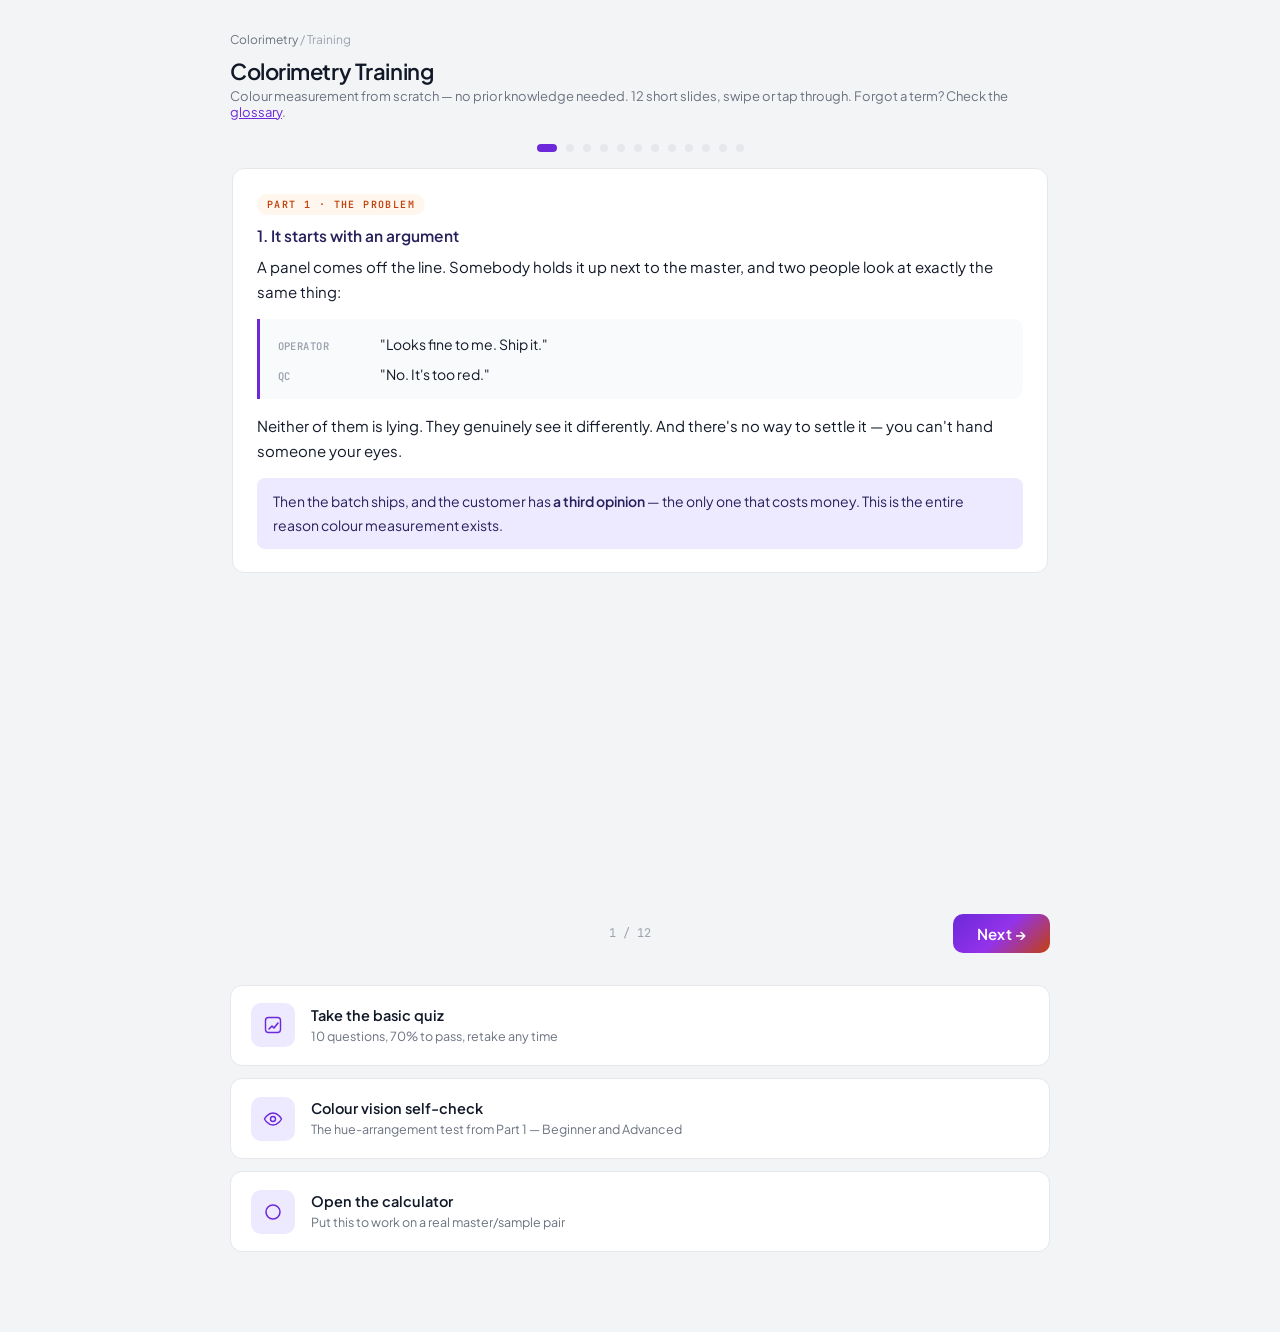
<file: color/training/index.html>
<!DOCTYPE html>
<html lang="en">
<head>
<meta charset="UTF-8">
<meta name="viewport" content="width=device-width, initial-scale=1.0">
<title>Colorimetry Training — Project Jan</title>
<link rel="icon" type="image/png" href="/favicon.png">
<meta name="description" content="Colour measurement explained from scratch for coating and QC staff — why we stopped judging colour by eye, how a spectrophotometer works, which instrument to use for exterior metallics vs interior parts, and how to read ΔL/ΔC/ΔH.">
<meta property="og:type" content="website">
<meta property="og:title" content="Colorimetry Training — Project Jan">
<meta property="og:description" content="Colour measurement explained from scratch: from arguing over a panel to reading ΔE with the right instrument.">
<meta property="og:image" content="https://projectjan.cz/favicon.png">
<meta property="og:url" content="https://projectjan.cz/color/training/">
<link rel="preconnect" href="https://fonts.googleapis.com">
<link href="https://fonts.googleapis.com/css2?family=Plus+Jakarta+Sans:wght@400;500;600&family=JetBrains+Mono:wght@400;500&display=swap" rel="stylesheet">
<link rel="stylesheet" href="../assets/ui.css">
<script type="application/ld+json">
{
  "@context": "https://schema.org",
  "@type": "Course",
  "name": "Colorimetry Training",
  "description": "Colour measurement from scratch for coating and QC staff: why visual assessment fails, how spectrophotometers work, choosing an instrument, and reading colour difference.",
  "provider": {"@type": "Organization", "name": "Project Jan", "url": "https://projectjan.cz"}
}
</script>
</head>
<body>
<div class="wrap">
  <div class="crumb"><a href="/color/">Colorimetry</a> / Training</div>
  <h1>Colorimetry Training</h1>
  <p class="sub">Colour measurement from scratch — no prior knowledge needed. 12 short slides, swipe or tap through. Forgot a term? Check the <a href="/color/glossary/">glossary</a>.</p>

  <div class="carousel-dots" id="dots"></div>

  <div class="carousel-viewport" id="viewport">
    <div class="carousel-track" id="track">

      <!-- ACT 1 — THE PROBLEM -->

      <div class="carousel-slide">
        <div class="tsec" id="argument">
          <span class="act-label">Part 1 · The problem</span>
          <h3>1. It starts with an argument</h3>
          <p class="lede">A panel comes off the line. Somebody holds it up next to the master, and two people look at exactly the same thing:</p>
          <div class="story-scene">
            <div class="story-line"><span class="who">Operator</span><span class="said">"Looks fine to me. Ship it."</span></div>
            <div class="story-line"><span class="who">QC</span><span class="said">"No. It's too red."</span></div>
          </div>
          <p class="lede">Neither of them is lying. They genuinely see it differently. And there's no way to settle it — you can't hand someone your eyes.</p>
          <div class="story-punch">Then the batch ships, and the customer has <strong>a third opinion</strong> — the only one that costs money. This is the entire reason colour measurement exists.</div>
        </div>
      </div>

      <div class="carousel-slide">
        <div class="tsec" id="eyes">
          <span class="act-label">Part 1 · The problem</span>
          <h3>2. Why your eyes can't settle it</h3>
          <p class="lede">It's not that anyone is careless. Human colour judgement has four built-in problems:</p>
          <ul>
            <li><strong>Vision genuinely varies.</strong> Around 1 in 12 men and 1 in 200 women have some colour vision deficiency — and even "normal" vision differs from person to person.</li>
            <li><strong>Colour memory is terrible.</strong> Look away for a few seconds and you can't reliably reproduce what you just saw. Side-by-side is the only comparison that works.</li>
            <li><strong>The light changes everything.</strong> The same panel under the booth, under the shop lights and outside can look like three different colours.</li>
            <li><strong>Your eye adapts.</strong> Stare at a colour long enough and your vision recalibrates around it. The tenth panel of the shift doesn't look like the first.</li>
          </ul>
          <div class="story-punch">Curious where you sit? Try the <a href="/color/vision-test/" style="color:var(--p);font-weight:600">colour vision self-check</a> — it takes a minute and it's a fair illustration of point one.</div>
        </div>
      </div>

      <!-- ACT 2 — THE ANSWER -->

      <div class="carousel-slide">
        <div class="tsec" id="why-lab">
          <span class="act-label">Part 2 · Putting a number on it</span>
          <h3>3. So we stopped arguing and started measuring</h3>
          <p class="lede">An instrument doesn't have opinions, doesn't get tired and doesn't care what it saw five minutes ago. Shine a known light at the panel, measure what bounces back, and turn it into numbers. Now the argument has an answer both sides can check.</p>
          <p class="lede">But <em>which</em> numbers? Not plain RGB — the same numeric step there can look huge in one part of the colour range and invisible in another. <strong>CIELAB</strong> (1976) was built specifically so that equal numeric distance ≈ equal <em>perceived</em> difference:</p>
          <div class="swatch-compare" id="uniformity-demo"></div>
          <p style="font-size:11px;color:var(--hint);text-align:center;margin-top:-.4rem">Both pairs are the same numeric distance apart. That's the point of a perceptually uniform space.</p>
          <div class="callout">L* = lightness (0 black → 100 white) · a* = red↔green · b* = yellow↔blue.</div>
        </div>
      </div>

      <div class="carousel-slide">
        <div class="tsec" id="axes">
          <span class="act-label">Part 2 · Putting a number on it</span>
          <h3>4. The map: L*, a*, b*</h3>
          <p class="lede">Three numbers place any colour in a 3D space. Each axis runs between two opposites:</p>
          <ul>
            <li><strong>L*</strong> — lightness. <strong>0 = black, 100 = white.</strong> Nothing to do with colour itself, just how light or dark it is.</li>
            <li><strong>a*</strong> — the <strong>green ↔ red</strong> axis. Negative = greener, positive = redder, 0 = neither.</li>
            <li><strong>b*</strong> — the <strong>blue ↔ yellow</strong> axis. Negative = bluer, positive = yellower, 0 = neither.</li>
          </ul>
          <p class="lede">Two more — <strong>C*</strong> and <strong>h</strong> — aren't new information. They're the same point described the way a colorist would say it out loud:</p>
          <ul>
            <li><strong>C* (chroma)</strong> = distance from neutral grey = √(a*² + b*²) — how vivid it is. At a* = 0 and b* = 0 you're at pure grey.</li>
            <li><strong>h (hue angle)</strong> = 0°–360° around the wheel — 0° red-ish, 90° yellow, 180° green, 270° blue.</li>
          </ul>
          <p style="font-size:12.5px;color:var(--muted);margin-bottom:.3rem">Drag the sliders — this is the exact plane the calculator draws under every result:</p>
          <div class="slider-row">
            <label style="min-width:26px;margin:0">L*</label>
            <input type="range" id="demo-L" min="10" max="95" value="55" step="1">
            <output id="demo-L-out">55</output>
          </div>
          <div class="slider-row">
            <label style="min-width:26px;margin:0">a*</label>
            <input type="range" id="demo-a" min="-90" max="90" value="30" step="1">
            <output id="demo-a-out">30</output>
          </div>
          <div class="slider-row">
            <label style="min-width:26px;margin:0">b*</label>
            <input type="range" id="demo-b" min="-90" max="90" value="-40" step="1">
            <output id="demo-b-out">-40</output>
          </div>
          <p style="font-size:11px;color:var(--hint);margin-top:-.2rem">L* left = darker, right = lighter · a* left = greener, right = redder · b* left = bluer, right = yellower</p>
          <div style="display:flex;flex-direction:column;align-items:center;gap:10px;margin-top:1rem">
            <div id="demo-swatch" style="width:140px;height:140px;border-radius:16px;border:1px solid var(--border);flex-shrink:0"></div>
            <div style="font-size:13.5px;color:var(--muted);line-height:1.7;text-align:center">
              C* = <b id="demo-C" style="color:var(--text)">—</b> · h = <b id="demo-h" style="color:var(--text)">—</b>° · hue family: <b id="demo-hue-name" style="color:var(--pt)">—</b>
              <div id="demo-gamut-note" style="color:var(--o);font-style:italic;display:none">outside sRGB — swatch is clamped, not exact</div>
            </div>
          </div>
        </div>
      </div>

      <div class="carousel-slide">
        <div class="tsec" id="illuminants">
          <span class="act-label">Part 2 · Putting a number on it</span>
          <h3>5. Light is half the measurement</h3>
          <p class="lede">Remember problem three — the light changes everything? That doesn't go away just because you bought an instrument. Colour is what happens when <strong>a light source, an object and an eye</strong> meet. Change any one and the answer changes.</p>
          <ul>
            <li>So every measurement names its <strong>illuminant</strong> — the standardized light: D65 (daylight), A (incandescent), F11 (fluorescent).</li>
            <li>…and its <strong>observer</strong> — 2° or 10°, the field of view the standard was built from. Not an instrument angle.</li>
          </ul>
          <div class="illum-row" id="illum-demo">
            <div class="illum-item"><div class="sw" style="background:#8B7BB8"></div><span>D65</span></div>
            <div class="illum-item"><div class="sw" style="background:#A3785F"></div><span>A</span></div>
            <div class="illum-item"><div class="sw" style="background:#7B8AA0"></div><span>F11</span></div>
          </div>
          <p style="font-size:11px;color:var(--hint);text-align:center;margin-top:-.4rem">Illustrative shift only, not a spectral simulation.</p>
          <div class="story-punch"><strong>Metamerism</strong> is when two panels match under one light and clash under another. It's the classic "it matched in the booth, not at the loading dock" complaint — and no amount of tinting fixes it.</div>
        </div>
      </div>

      <!-- ACT 3 — THE TOOLS -->

      <div class="carousel-slide">
        <div class="tsec" id="geometry">
          <span class="act-label">Part 3 · The tools</span>
          <h3>6. What's actually inside the box</h3>
          <p class="lede">Every spectrophotometer does the same three things: shine a light, catch what comes back, do the maths. What separates them is <strong>geometry</strong> — where the light comes from and where the sensor sits.</p>
          <svg class="geo-diagram" viewBox="0 0 220 130">
            <line x1="10" y1="115" x2="210" y2="115" stroke="var(--border)" stroke-width="3"/>
            <line x1="110" y1="115" x2="110" y2="20" stroke="var(--p)" stroke-width="1.5" stroke-dasharray="3 3"/>
            <line x1="35" y1="60" x2="108" y2="113" stroke="var(--o)" stroke-width="2.5" marker-end="url(#gd-arrow)"/>
            <line x1="112" y1="20" x2="112" y2="90" stroke="var(--g)" stroke-width="2.5" marker-end="url(#gd-arrow-g)"/>
            <text x="20" y="52" font-size="11" fill="var(--ot)" font-family="'JetBrains Mono',monospace">light 45°</text>
            <text x="118" y="30" font-size="11" fill="var(--gt)" font-family="'JetBrains Mono',monospace">sensor 0°</text>
            <defs>
              <marker id="gd-arrow" viewBox="0 0 10 10" refX="8" refY="5" markerWidth="6" markerHeight="6" orient="auto-start-reverse"><path d="M0 0L10 5L0 10z" fill="var(--o)"/></marker>
              <marker id="gd-arrow-g" viewBox="0 0 10 10" refX="8" refY="5" markerWidth="6" markerHeight="6" orient="auto-start-reverse"><path d="M0 0L10 5L0 10z" fill="var(--g)"/></marker>
            </defs>
          </svg>
          <p style="font-size:11px;color:var(--hint);text-align:center;margin-top:-.6rem">45/0 — light in at 45°, sensor reads straight on</p>
          <ul>
            <li><strong>45/0</strong> — the workhorse for flat, solid colours.</li>
            <li><strong>Sphere (d/8)</strong> — light from every direction at once, so surface texture and gloss stop skewing the colour reading.</li>
            <li><strong>Multiangle</strong> — several angles in one shot, because some colours genuinely <em>are</em> a different colour depending on where you stand.</li>
          </ul>
        </div>
      </div>

      <div class="carousel-slide">
        <div class="tsec" id="instruments">
          <span class="act-label">Part 3 · The tools</span>
          <h3>7. Which instrument for which job</h3>
          <p class="lede">This is where geometry stops being theory. Pick up the wrong instrument and your numbers are meaningless — no matter how carefully you measured.</p>
          <div class="instr-cards">
            <div class="instr-card">
              <div class="job">Exterior · metallic</div>
              <div class="geo">Multiangle</div>
              <div class="eg">e.g. BYK-mac i</div>
              <div class="why">Reads at 15°/25°/45°/75°/110°. Metallics and pearls flip colour with viewing angle — one angle tells you almost nothing. Some models also quantify sparkle and graininess.</div>
            </div>
            <div class="instr-card">
              <div class="job">Interior · textured</div>
              <div class="geo">Sphere (d/8)</div>
              <div class="eg">e.g. Konica Minolta CM-26dG</div>
              <div class="why">Grained plastics, fabrics, soft-touch. The sphere floods light from all sides so texture doesn't distort the reading. Many models measure 60° gloss at the same time.</div>
            </div>
            <div class="instr-card">
              <div class="job">Solid colour · flat</div>
              <div class="geo">45/0</div>
              <div class="eg">e.g. BYK spectro2guide</div>
              <div class="why">Directional, close to how a person actually views a panel. Circumferential illumination keeps it repeatable on directional surfaces. Usually reads gloss too.</div>
            </div>
          </div>
          <p class="instr-note">Named as common examples, not recommendations — in practice your customer's specification usually dictates the geometry, and sometimes the exact model.</p>
          <div class="story-punch">The number-one cause of colour disputes isn't a bad batch — it's <strong>two people measuring the same panel on different geometries</strong> and comparing the results. The calculator warns you when this happens.</div>
        </div>
      </div>

      <div class="carousel-slide">
        <div class="tsec" id="trust">
          <span class="act-label">Part 3 · The tools</span>
          <h3>8. Getting a reading you can trust</h3>
          <p class="lede">The instrument is honest, but it can only report what you point it at. Four habits separate a number you can defend from one you can't:</p>
          <ul>
            <li><strong>Calibrate first.</strong> White standard, every session. Calibration drifts — the instrument won't tell you it's wrong.</li>
            <li><strong>Measure the panel you'll actually judge.</strong> Fully cured, dry film thickness in spec. A wet or under-cured panel isn't the product.</li>
            <li><strong>Take several readings.</strong> One spot tells you about that spot. Spread them across the panel and average — application varies.</li>
            <li><strong>Write down how you measured it.</strong> Geometry, illuminant/observer, instrument, date. A master with no metadata is worthless in six months, because nobody knows what it can be compared against.</li>
          </ul>
        </div>
      </div>

      <!-- ACT 4 — READING THE RESULT -->

      <div class="carousel-slide">
        <div class="tsec" id="formulas">
          <span class="act-label">Part 4 · Reading the result</span>
          <h3>9. Four formulas, four different numbers</h3>
          <p class="lede">You have master and sample as numbers. Now: how far apart are they? That single answer is <strong>ΔE</strong> — and there are four accepted ways to calculate it, each a better approximation of human perception than the last.</p>
          <ul>
            <li><strong>CIE76</strong> — straight-line distance. Simple, but overstates differences in saturated colours.</li>
            <li><strong>CIE94</strong> — stretches the tolerance based on chroma to fix that.</li>
            <li><strong>CMC l:c</strong> — weights lightness vs. chroma independently (2:1 acceptability, 1:1 stricter).</li>
            <li><strong>CIEDE2000</strong> — today's best practice, also corrects a hue-rotation problem in blues.</li>
          </ul>
          <div class="mini-ellipses" id="ellipse-demo"></div>
          <p style="font-size:11px;color:var(--hint);text-align:center;margin-top:-.4rem">Same colour, same numeric tolerance — four different "acceptable" zones</p>
          <div class="story-punch">A batch can pass on one formula and fail on another. That's not a bug — so <strong>agree the formula and the tolerance with your customer before production</strong>, not during the dispute.</div>
        </div>
      </div>

      <div class="carousel-slide">
        <div class="tsec" id="reading">
          <span class="act-label">Part 4 · Reading the result</span>
          <h3>10. "It's off" — but which way?</h3>
          <p class="lede">ΔE tells you <em>how much</em>. It says nothing about <em>which way</em> — and you can't tint a batch with "how much". For that you need the components:</p>
          <ul>
            <li><strong>ΔL*</strong> — positive means lighter, negative means darker.</li>
            <li><strong>Δa*</strong> — positive toward red, negative toward green.</li>
            <li><strong>Δb*</strong> — positive toward yellow, negative toward blue.</li>
            <li><strong>ΔC* / ΔH*</strong> — the same shift described as "more/less saturated" and "hue moved this way" — closer to how you'd actually say it out loud.</li>
          </ul>
          <div class="plot-box" style="max-width:280px;margin:.8rem auto 0">
            <svg id="reading-demo-plot" viewBox="0 0 300 300"></svg>
            <div class="plot-note">orange: where the sample landed · green: the way back</div>
          </div>
          <div class="story-punch">So the answer to the argument in slide 1 isn't "it's too red" — it's <strong>"Δa* is +0.4, it needs to go greener"</strong>. That's something a colorist can act on.</div>
        </div>
      </div>

      <div class="carousel-slide">
        <div class="tsec" id="gloss">
          <span class="act-label">Part 4 · Reading the result</span>
          <h3>11. Colour isn't the whole story</h3>
          <p class="lede">Sometimes every number passes and the part still gets rejected. Usually the culprit is <strong>gloss</strong> — measured in gloss units (GU), typically at 60°.</p>
          <div class="gloss-compare">
            <div><div class="gloss-sw" style="background:#6B6560"></div><div class="gloss-label">matte</div></div>
            <div><div class="gloss-sw glossy" style="background:#3F3B38"></div><div class="gloss-label">glossy</div></div>
          </div>
          <ul>
            <li>Higher gloss reflects more light specularly, so it reads <strong>darker and more saturated</strong> — at identical Lab values.</li>
            <li>Rough guide at 60°: under 10 GU matte · 26–40 satin · 41–69 semi-gloss · 70+ full gloss. Exact cut-offs vary by spec.</li>
            <li>This is why a master record should carry a gloss value <em>and</em> tolerance next to L*a*b* — not just the colour.</li>
          </ul>
        </div>
      </div>

      <div class="carousel-slide">
        <div class="tsec" id="wrap">
          <span class="act-label">Part 4 · Reading the result</span>
          <h3>12. Where you've ended up</h3>
          <p class="lede">You started with two people disagreeing over a panel and no way to settle it. Now you have a chain that anyone can follow and check:</p>
          <ul>
            <li>Pick the <strong>right instrument</strong> for the part — multiangle for metallics, sphere for texture, 45/0 for flat solids.</li>
            <li>Measure it <strong>properly</strong> — calibrated, cured, averaged, documented.</li>
            <li>Get <strong>L*a*b*</strong> for master and sample, under a stated illuminant and observer.</li>
            <li>Compare with an <strong>agreed formula and tolerance</strong> → pass or fail, with a number behind it.</li>
            <li>Read <strong>ΔL*/ΔC*/ΔH*</strong> to know which way to correct.</li>
          </ul>
          <div class="story-punch">One thing measurement won't give you: <strong>how much</strong> toner to add. Direction, yes. Dosage depends on your system and colorant strength — that stays a colorist's call.</div>
          <p class="lede" style="margin-top:.9rem;margin-bottom:0">Next: <a href="quiz/basic/" style="color:var(--p);font-weight:600">test yourself on the basics</a>, try the <a href="/color/vision-test/" style="color:var(--p);font-weight:600">colour vision self-check</a> from Part 1, or go straight to the <a href="/color/delta-e/" style="color:var(--p);font-weight:600">calculator</a>.</p>
        </div>
      </div>

    </div>
  </div>

  <div class="carousel-nav">
    <button type="button" class="bghost" id="btn-prev">← Back</button>
    <span class="carousel-count" id="slide-count">1 / 12</span>
    <button type="button" class="bcalc" id="btn-next" style="width:auto;padding:10px 24px">Next →</button>
  </div>

  <div class="tcards" style="margin-top:2rem">
    <a class="tcard" href="quiz/basic/">
      <div class="tcard-icon"><svg width="20" height="20" viewBox="0 0 20 20" fill="none"><path d="M6 14l3-3 2 2 4-5" stroke="currentColor" stroke-width="1.6" stroke-linecap="round" stroke-linejoin="round"/><rect x="2.5" y="2.5" width="15" height="15" rx="3" stroke="currentColor" stroke-width="1.4"/></svg></div>
      <div class="tcard-body"><strong>Take the basic quiz</strong><span>10 questions, 70% to pass, retake any time</span></div>
    </a>
    <a class="tcard" href="/color/vision-test/">
      <div class="tcard-icon"><svg width="20" height="20" viewBox="0 0 20 20" fill="none"><path d="M1.5 10S4.5 4 10 4s8.5 6 8.5 6-3 6-8.5 6-8.5-6-8.5-6z" stroke="currentColor" stroke-width="1.4" stroke-linejoin="round"/><circle cx="10" cy="10" r="2.5" stroke="currentColor" stroke-width="1.4"/></svg></div>
      <div class="tcard-body"><strong>Colour vision self-check</strong><span>The hue-arrangement test from Part 1 — Beginner and Advanced</span></div>
    </a>
    <a class="tcard" href="/color/delta-e/">
      <div class="tcard-icon"><svg width="20" height="20" viewBox="0 0 20 20" fill="none"><circle cx="10" cy="10" r="7" stroke="currentColor" stroke-width="1.5"/></svg></div>
      <div class="tcard-body"><strong>Open the calculator</strong><span>Put this to work on a real master/sample pair</span></div>
    </a>
  </div>
</div>
<script src="../assets/colorspace.js"></script>
<script src="../assets/deltae.js"></script>
<script src="../assets/interpret.js"></script>
<script src="../assets/plot.js"></script>
<script src="../assets/store.js"></script>
<script>
(function () {
  Store.markModuleComplete('training-intro');

  // ---- carousel ----
  var track = document.getElementById('track');
  var slides = document.querySelectorAll('.carousel-slide');
  var dotsWrap = document.getElementById('dots');
  var TOPICS = ['argument', 'eyes', 'why-lab', 'axes', 'illuminants', 'geometry', 'instruments', 'trust', 'formulas', 'reading', 'gloss', 'wrap'];
  var idx = 0;

  TOPICS.forEach(function (topic, i) {
    var dot = document.createElement('button');
    dot.type = 'button';
    dot.className = 'carousel-dot' + (i === 0 ? ' active' : '');
    dot.setAttribute('aria-label', 'Slide ' + (i + 1));
    dot.addEventListener('click', function () { goTo(i); });
    dotsWrap.appendChild(dot);
  });
  var dots = dotsWrap.querySelectorAll('.carousel-dot');

  function goTo(i) {
    idx = Math.max(0, Math.min(slides.length - 1, i));
    track.style.transform = 'translateX(-' + (idx * 100) + '%)';
    dots.forEach(function (d, di) { d.classList.toggle('active', di === idx); });
    document.getElementById('slide-count').textContent = (idx + 1) + ' / ' + slides.length;
    document.getElementById('btn-prev').style.visibility = idx === 0 ? 'hidden' : 'visible';
    var nextBtn = document.getElementById('btn-next');
    nextBtn.textContent = idx === slides.length - 1 ? 'Take the quiz →' : 'Next →';
    history.replaceState(null, '', '#' + TOPICS[idx]);
  }

  document.getElementById('btn-prev').addEventListener('click', function () { goTo(idx - 1); });
  document.getElementById('btn-next').addEventListener('click', function () {
    if (idx === slides.length - 1) { window.location.href = 'quiz/basic/'; return; }
    goTo(idx + 1);
  });

  document.addEventListener('keydown', function (e) {
    if (e.key === 'ArrowRight') goTo(idx + 1);
    if (e.key === 'ArrowLeft') goTo(idx - 1);
  });

  var viewport = document.getElementById('viewport');
  var touchStartX = null;
  viewport.addEventListener('touchstart', function (e) { touchStartX = e.touches[0].clientX; }, { passive: true });
  viewport.addEventListener('touchend', function (e) {
    if (touchStartX == null) return;
    var dx = e.changedTouches[0].clientX - touchStartX;
    if (Math.abs(dx) > 40) goTo(dx < 0 ? idx + 1 : idx - 1);
    touchStartX = null;
  }, { passive: true });

  var startIdx = TOPICS.indexOf(location.hash.replace('#', ''));
  goTo(startIdx >= 0 ? startIdx : 0);

  // ---- slide 3: perceptual uniformity demo (two pairs, same CIE76 ΔE) ----
  (function () {
    var pairs = [
      { name: 'near neutral', m: { L: 55, a: 0, b: 0 }, s: { L: 55, a: 5, b: 0 } },
      { name: 'saturated blue', m: { L: 45, a: 15, b: -40 }, s: { L: 45, a: 20, b: -40 } }
    ];
    var wrap = document.getElementById('uniformity-demo');
    wrap.innerHTML = pairs.map(function (p) {
      var de = DeltaE.cie76(p.m, p.s);
      var hexM = ColorSpace.labToHex(p.m), hexS = ColorSpace.labToHex(p.s);
      return '<div><div class="swatch-pair">' +
        '<div class="sw" style="background:' + hexM + '"></div>' +
        '<div class="sw" style="background:' + hexS + '"></div></div>' +
        '<div class="swatch-caption">' + p.name + '<br>ΔE*ab = ' + de.toFixed(1) + '</div></div>';
    }).join('');
  })();

  // ---- slide 4: interactive Lab slider ----
  var L = document.getElementById('demo-L'), a = document.getElementById('demo-a'), b = document.getElementById('demo-b');
  var out = { L: document.getElementById('demo-L-out'), a: document.getElementById('demo-a-out'), b: document.getElementById('demo-b-out') };
  var swatch = document.getElementById('demo-swatch');
  var elC = document.getElementById('demo-C'), elH = document.getElementById('demo-h'), elName = document.getElementById('demo-hue-name'), elGamut = document.getElementById('demo-gamut-note');
  var HUE_LABEL = { hueRed: 'red', hueOrange: 'orange', hueYellow: 'yellow', hueYellowGreen: 'yellow-green', hueGreen: 'green', hueCyan: 'cyan', hueBlue: 'blue', hueViolet: 'violet' };

  function updateAxesDemo() {
    var lab = { L: parseFloat(L.value), a: parseFloat(a.value), b: parseFloat(b.value) };
    out.L.textContent = lab.L; out.a.textContent = lab.a; out.b.textContent = lab.b;
    var lch = ColorSpace.labToLch(lab);
    elC.textContent = lch.C.toFixed(1);
    elH.textContent = lch.h.toFixed(0);
    elName.textContent = HUE_LABEL[Interpret.hueSectorKey(lch.h)];
    var rgb = ColorSpace.labToSrgb(lab);
    swatch.style.background = 'rgb(' + rgb.r + ',' + rgb.g + ',' + rgb.b + ')';
    elGamut.style.display = rgb.outOfGamut ? 'block' : 'none';
  }
  [L, a, b].forEach(function (el) { el.addEventListener('input', updateAxesDemo); });
  updateAxesDemo();

  // ---- slide 9: tolerance-shape comparison across formulas ----
  (function () {
    var exampleMaster = { L: 50, a: 20, b: -30 };
    var tol = 1.0;
    var formulas = [
      { key: 'cie76', label: 'CIE76', opts: {} },
      { key: 'cie94', label: 'CIE94', opts: {} },
      { key: 'cmc', label: 'CMC 2:1', opts: { l: 2, c: 1 } },
      { key: 'ciede2000', label: 'CIEDE2000', opts: {} }
    ];
    var geos = formulas.map(function (f) { return Plot.toleranceGeometry(f.key, exampleMaster, tol, f.opts); });
    var maxR = Math.max.apply(null, geos.map(function (g) { return Math.max(g.radiusC, g.radiusH); }));
    var size = 80, cx = 40, cy = 40, half = cx - 16;
    var scale = half / maxR;

    var wrap = document.getElementById('ellipse-demo');
    wrap.innerHTML = formulas.map(function (f, i) {
      var g = geos[i];
      var rx = Math.max(2, g.radiusC * scale), ry = Math.max(2, g.radiusH * scale);
      var svg = '<svg viewBox="0 0 ' + size + ' ' + size + '">' +
        '<line x1="' + (cx - half) + '" y1="' + cy + '" x2="' + (cx + half) + '" y2="' + cy + '" stroke="var(--border)" stroke-width="1"/>' +
        '<line x1="' + cx + '" y1="' + (cy - half) + '" x2="' + cx + '" y2="' + (cy + half) + '" stroke="var(--border)" stroke-width="1"/>' +
        '<ellipse cx="' + cx + '" cy="' + cy + '" rx="' + rx + '" ry="' + ry + '" transform="rotate(' + (-g.angleDeg) + ' ' + cx + ' ' + cy + ')" fill="var(--pl)" fill-opacity="0.8" stroke="var(--p)" stroke-width="1.5"/>' +
        '</svg>';
      return '<div class="mini-ellipse-item">' + svg + '<span>' + f.label + '</span></div>';
    }).join('');
  })();

  // ---- slide 10: illustrative direction plot ----
  Plot.renderABPlane(document.getElementById('reading-demo-plot'), {
    master: { L: 50, a: 5, b: -25 },
    sample: { L: 48.3, a: 5.6, b: -27.8 },
    formulaKey: 'ciede2000', tolerance: 1.2, formulaOpts: {},
    t: function (k) { return k; }
  });
})();
</script>
</body>
</html>
</file>
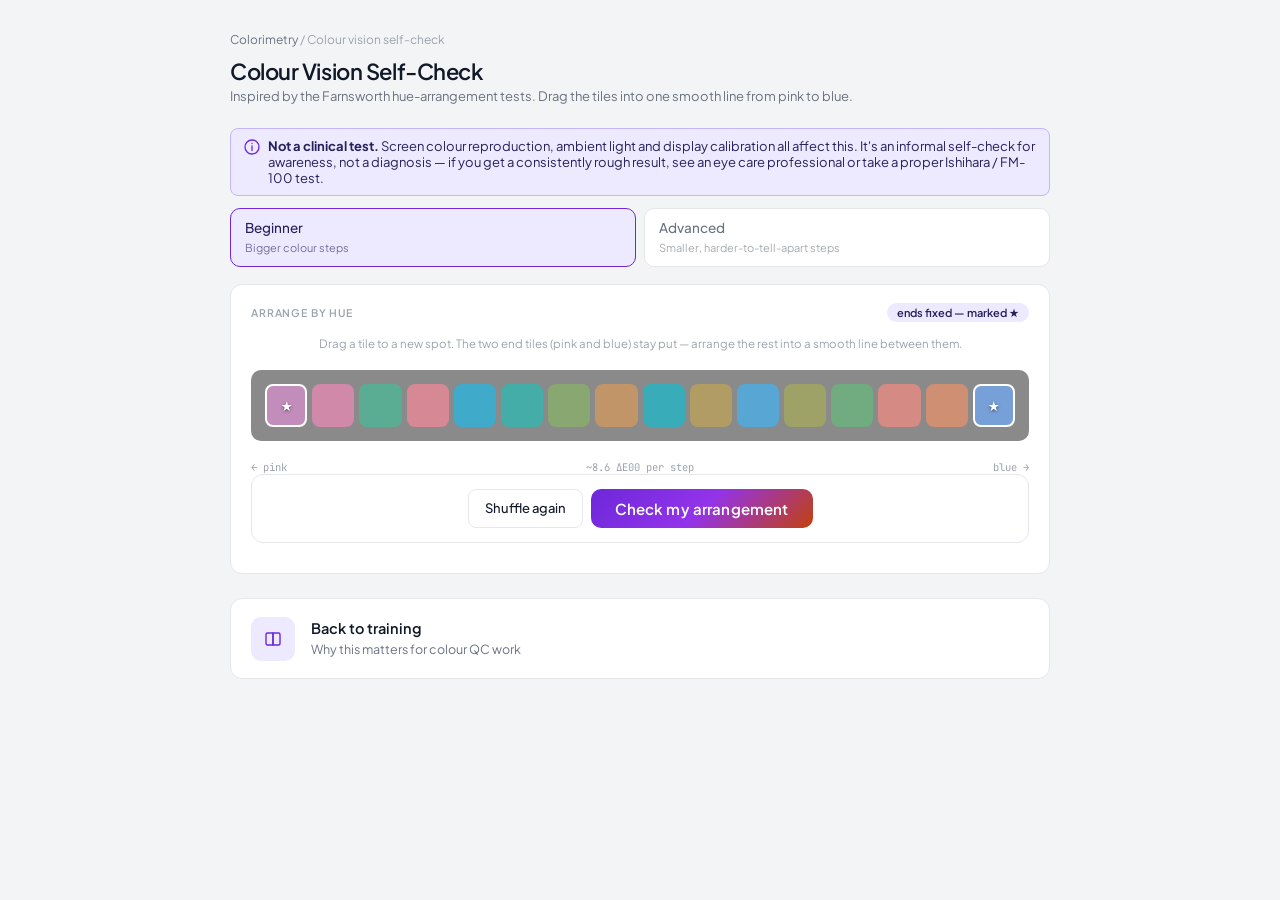
<file: color/vision-test/index.html>
<!DOCTYPE html>
<html lang="en">
<head>
<meta charset="UTF-8">
<meta name="viewport" content="width=device-width, initial-scale=1.0">
<title>Colour Vision Self-Check — Project Jan</title>
<link rel="icon" type="image/png" href="/favicon.png">
<meta name="description" content="An informal hue-arrangement self-check inspired by the Farnsworth D-15 test — arrange 16 tiles by hue and see where mixing shows up. Not a clinical diagnosis.">
<meta property="og:type" content="website">
<meta property="og:title" content="Colour Vision Self-Check — Project Jan">
<meta property="og:description" content="Informal hue-arrangement self-check inspired by the Farnsworth D-15 test.">
<meta property="og:image" content="https://projectjan.cz/favicon.png">
<meta property="og:url" content="https://projectjan.cz/color/vision-test/">
<link rel="preconnect" href="https://fonts.googleapis.com">
<link href="https://fonts.googleapis.com/css2?family=Plus+Jakarta+Sans:wght@400;500;600&family=JetBrains+Mono:wght@400;500&display=swap" rel="stylesheet">
<link rel="stylesheet" href="../assets/ui.css">
</head>
<body>
<div class="wrap">
  <div class="crumb"><a href="/color/">Colorimetry</a> / Colour vision self-check</div>
  <h1>Colour Vision Self-Check</h1>
  <p class="sub">Inspired by the Farnsworth hue-arrangement tests. Drag the tiles into one smooth line from pink to blue.</p>

  <div class="warn on" style="background:var(--pl);border-color:#C4B5FD">
    <svg width="16" height="16" viewBox="0 0 16 16" fill="none" style="flex-shrink:0;margin-top:1px"><circle cx="8" cy="8" r="7" stroke="#6D28D9" stroke-width="1.3"/><path d="M8 7v4.5M8 4.5v.01" stroke="#6D28D9" stroke-width="1.3" stroke-linecap="round"/></svg>
    <span style="color:var(--pt)"><strong>Not a clinical test.</strong> Screen colour reproduction, ambient light and display calibration all affect this. It's an informal self-check for awareness, not a diagnosis — if you get a consistently rough result, see an eye care professional or take a proper Ishihara / FM-100 test.</span>
  </div>

  <div class="modes">
    <button type="button" class="mb on" id="lvl-beginner">Beginner<span class="ms">Bigger colour steps</span></button>
    <button type="button" class="mb" id="lvl-advanced">Advanced<span class="ms">Smaller, harder-to-tell-apart steps</span></button>
  </div>

  <div class="card">
    <div class="card-hd"><span class="lbl">Arrange by hue</span><span class="bdg ba">ends fixed — marked ★</span></div>
    <p class="vt-legend">Drag a tile to a new spot. The two end tiles (pink and blue) stay put — arrange the rest into a smooth line between them.</p>
    <div class="vt-surround"><div class="vt-grid" id="vt-grid"></div></div>
    <div class="vt-endlabels"><span>← pink</span><span id="vt-step-info"></span><span>blue →</span></div>
    <div class="arow" style="justify-content:center">
      <button type="button" class="bghost" id="btn-shuffle">Shuffle again</button>
      <button type="button" class="bcalc" id="btn-check" style="width:auto;padding:10px 24px">Check my arrangement</button>
    </div>
  </div>

  <div id="vt-results"></div>

  <div class="tcards" style="margin-top:1.5rem">
    <a class="tcard" href="/color/training/">
      <div class="tcard-icon"><svg width="20" height="20" viewBox="0 0 20 20" fill="none"><path d="M3 5.5C3 4.7 3.7 4 4.5 4H10v12H4.5c-.8 0-1.5-.7-1.5-1.5v-9z" stroke="currentColor" stroke-width="1.4" stroke-linejoin="round"/><path d="M17 5.5c0-.8-.7-1.5-1.5-1.5H10v12h5.5c.8 0 1.5-.7 1.5-1.5v-9z" stroke="currentColor" stroke-width="1.4" stroke-linejoin="round"/></svg></div>
      <div class="tcard-body"><strong>Back to training</strong><span>Why this matters for colour QC work</span></div>
    </a>
  </div>
</div>

<script src="../assets/colorspace.js"></script>
<script src="../assets/deltae.js"></script>
<script>
(function () {
  var N = 16;
  var STEP = 20;
  var START_HUE = 330; // pink-red
  var L = 65;
  var LEVELS = { beginner: { C: 32, label: 'Beginner' }, advanced: { C: 12, label: 'Advanced' } };
  var level = 'beginner';

  var tiles = [];
  var arrangement = [];
  var dragTileId = null;

  function isFixedTile(tileId) { return tileId === 0 || tileId === N - 1; }

  function buildTiles() {
    var C = LEVELS[level].C;
    tiles = [];
    for (var i = 0; i < N; i++) {
      var h = (START_HUE + i * STEP) % 360;
      var lab = { L: L, a: C * ColorSpace.cosd(h), b: C * ColorSpace.sind(h) };
      tiles.push({ id: i, hue: h, hex: ColorSpace.labToHex(lab) });
    }
    // Report the actual perceptual size of one step, computed live — not a guess.
    var stepDE = DeltaE.ciede2000(
      { L: L, a: C * ColorSpace.cosd(90), b: C * ColorSpace.sind(90) },
      { L: L, a: C * ColorSpace.cosd(110), b: C * ColorSpace.sind(110) }
    );
    document.getElementById('vt-step-info').textContent = '~' + stepDE.toFixed(1) + ' ΔE00 per step';
  }

  function setLevel(newLevel) {
    level = newLevel;
    document.getElementById('lvl-beginner').classList.toggle('on', level === 'beginner');
    document.getElementById('lvl-advanced').classList.toggle('on', level === 'advanced');
    buildTiles();
    shuffle();
  }

  function shuffle() {
    var middle = tiles.slice(1, N - 1).map(function (t) { return t.id; });
    for (var i = middle.length - 1; i > 0; i--) {
      var j = Math.floor(Math.random() * (i + 1));
      var tmp = middle[i]; middle[i] = middle[j]; middle[j] = tmp;
    }
    arrangement = [0].concat(middle).concat([N - 1]);
    dragTileId = null;
    document.getElementById('vt-results').innerHTML = '';
    render();
  }

  function render() {
    var grid = document.getElementById('vt-grid');
    grid.innerHTML = arrangement.map(function (tileId) {
      var tile = tiles[tileId];
      var cls = 'vt-tile' + (isFixedTile(tileId) ? ' fixed' : '') + (tileId === dragTileId ? ' dragging' : '');
      return '<div class="' + cls + '" style="background:' + tile.hex + '" data-tile-id="' + tileId + '"></div>';
    }).join('');

    Array.prototype.forEach.call(grid.querySelectorAll('.vt-tile:not(.fixed)'), function (el) {
      el.addEventListener('pointerdown', function (e) {
        dragTileId = parseInt(el.getAttribute('data-tile-id'), 10);
        el.classList.add('dragging');
        document.addEventListener('pointermove', onPointerMove);
        document.addEventListener('pointerup', onPointerUp);
        e.preventDefault();
      });
    });
  }

  function tileIdFromPoint(x, y) {
    var els = document.getElementById('vt-grid').querySelectorAll('.vt-tile');
    for (var i = 0; i < els.length; i++) {
      var r = els[i].getBoundingClientRect();
      if (x >= r.left && x <= r.right && y >= r.top && y <= r.bottom) {
        return parseInt(els[i].getAttribute('data-tile-id'), 10);
      }
    }
    return null;
  }

  function onPointerMove(e) {
    if (dragTileId == null) return;
    var overId = tileIdFromPoint(e.clientX, e.clientY);
    if (overId == null || isFixedTile(overId) || overId === dragTileId) return;
    var fromPos = arrangement.indexOf(dragTileId);
    var toPos = arrangement.indexOf(overId);
    flipReorder(fromPos, toPos);
  }

  function onPointerUp() {
    dragTileId = null;
    document.removeEventListener('pointermove', onPointerMove);
    document.removeEventListener('pointerup', onPointerUp);
    render();
  }

  // FLIP: capture current tile positions, reorder the data + rebuild the grid,
  // then animate every tile from where it *was* to where it now is — so
  // dropping a tile between two others makes them slide apart instead of
  // just instantly swapping.
  function flipReorder(fromPos, toPos) {
    var grid = document.getElementById('vt-grid');
    var firstRects = {};
    Array.prototype.forEach.call(grid.querySelectorAll('.vt-tile'), function (el) {
      firstRects[el.getAttribute('data-tile-id')] = el.getBoundingClientRect();
    });

    var moved = arrangement.splice(fromPos, 1)[0];
    arrangement.splice(toPos, 0, moved);
    render();

    Array.prototype.forEach.call(grid.querySelectorAll('.vt-tile'), function (el) {
      var id = el.getAttribute('data-tile-id');
      var first = firstRects[id];
      if (!first) return;
      var last = el.getBoundingClientRect();
      var dx = first.left - last.left, dy = first.top - last.top;
      if (!dx && !dy) return;
      el.style.transition = 'none';
      el.style.transform = 'translate(' + dx + 'px,' + dy + 'px)';
      el.getBoundingClientRect(); // force reflow before re-enabling the transition
      requestAnimationFrame(function () {
        el.style.transition = 'transform .18s ease';
        el.style.transform = '';
      });
    });
  }

  // Hue is circular even though the test *sequence* isn't looped — 350° and 10°
  // are 20° apart, not 340°, so this always has to go through the short way round.
  function circDiff(h1, h2) {
    var d = Math.abs(h1 - h2) % 360;
    return Math.min(d, 360 - d);
  }

  function describeArc(cx, cy, r, startAngle, endAngle) {
    function pt(a) { var rad = a * Math.PI / 180; return { x: cx + r * Math.cos(rad), y: cy + r * Math.sin(rad) }; }
    var start = pt(endAngle), end = pt(startAngle);
    var largeArcFlag = (endAngle - startAngle) <= 180 ? '0' : '1';
    return ['M', start.x.toFixed(1), start.y.toFixed(1), 'A', r, r, 0, largeArcFlag, 0, end.x.toFixed(1), end.y.toFixed(1)].join(' ');
  }

  function checkArrangement() {
    var actualTotal = 0;
    var localError = {}; // by tile id

    for (var p = 0; p < N; p++) {
      var curId = arrangement[p];
      var dPrev = p > 0 ? circDiff(tiles[arrangement[p - 1]].hue, tiles[curId].hue) : null;
      var dNext = p < N - 1 ? circDiff(tiles[curId].hue, tiles[arrangement[p + 1]].hue) : null;
      if (dNext != null) actualTotal += dNext;

      if (dPrev != null && dNext != null) localError[curId] = Math.max(0, (dPrev + dNext) / 2 - STEP);
      else localError[curId] = Math.max(0, (dPrev != null ? dPrev : dNext) - STEP);
    }

    var idealTotal = (N - 1) * STEP; // 300° from pink to blue
    var tes = Math.round(actualTotal - idealTotal);

    function zoneError(centerHues) {
      var sum = 0;
      centerHues.forEach(function (center) {
        for (var id = 0; id < N; id++) {
          if (Math.min(Math.abs(tiles[id].hue - center), 360 - Math.abs(tiles[id].hue - center)) <= STEP) sum += localError[id];
        }
      });
      return sum;
    }
    var redOrange = zoneError([330, 0, 30]);
    var greenBlue = zoneError([150, 210, 270]);

    renderResults(tes, localError, redOrange, greenBlue);
  }

  function renderResults(tes, localError, redOrange, greenBlue) {
    var read;
    if (tes <= 15) read = 'Very smooth — the line reads cleanly with little to no mixing.';
    else if (tes <= 50) read = 'A small amount of mixing — well within what\'s typical, even for people with ordinary colour vision.';
    else if (tes <= 110) read = 'Noticeable mixing in some zones. Could be screen/lighting, could be worth a proper test if this repeats.';
    else read = 'A lot of mixing along the line. Screen and lighting can cause this too — but if you get a similarly high score again, consider a proper Ishihara or FM-100 test.';

    var zoneNote = '';
    if (tes > 30) {
      if (redOrange > greenBlue * 1.5) zoneNote = 'Most of the mixing clustered around the <strong>pink/red/orange</strong> end.';
      else if (greenBlue > redOrange * 1.5) zoneNote = 'Most of the mixing clustered around the <strong>green/blue</strong> end.';
      else zoneNote = 'The mixing was spread fairly evenly, not concentrated at one end.';
    }

    var maxErr = Math.max.apply(null, tiles.map(function (t) { return localError[t.id]; }).concat([1]));
    var size = 260, cx = size / 2, cy = size / 2, baseR = 55, spikeScale = (cx - baseR - 20) / Math.max(maxErr, 15);

    var pathPts = tiles.map(function (t) {
      var r = baseR + localError[t.id] * spikeScale;
      var rad = (t.hue - 90) * Math.PI / 180; // -90 so hue 0 points up
      return [cx + r * Math.cos(rad), cy + r * Math.sin(rad)];
    });
    var pathD = 'M' + pathPts.map(function (p) { return p[0].toFixed(1) + ',' + p[1].toFixed(1); }).join('L');
    var baseArc = '<path d="' + describeArc(cx, cy, baseR, START_HUE - 90, START_HUE - 90 + (N - 1) * STEP) + '" fill="none" stroke="var(--border)" stroke-width="1" stroke-dasharray="3 3"/>';
    var dots = tiles.map(function (t) {
      var rad = (t.hue - 90) * Math.PI / 180;
      var x = cx + baseR * Math.cos(rad), y = cy + baseR * Math.sin(rad);
      return '<circle cx="' + x.toFixed(1) + '" cy="' + y.toFixed(1) + '" r="3" fill="' + t.hex + '" stroke="#fff" stroke-width="1"/>';
    }).join('');

    document.getElementById('vt-results').innerHTML =
      '<div class="rcard" style="text-align:center">' +
      '<div class="rl">Total Error Score</div>' +
      '<div class="vt-score-big">' + tes + '</div>' +
      '<p style="font-size:13.5px;color:var(--text);margin-top:.6rem;max-width:420px;margin-left:auto;margin-right:auto">' + read + (zoneNote ? ' ' + zoneNote : '') + '</p>' +
      '</div>' +
      '<div class="plot-box" style="max-width:280px;margin:.8rem auto">' +
      '<svg viewBox="0 0 ' + size + ' ' + size + '">' + baseArc +
      '<path d="' + pathD + '" fill="none" stroke="var(--p)" stroke-width="1.5"/>' + dots + '</svg>' +
      '<div class="plot-note">error along the line — spikes = where tiles were hardest to place</div>' +
      '</div>';

    document.getElementById('vt-results').scrollIntoView({ behavior: 'smooth', block: 'nearest' });
  }

  document.getElementById('btn-shuffle').addEventListener('click', shuffle);
  document.getElementById('btn-check').addEventListener('click', checkArrangement);
  document.getElementById('lvl-beginner').addEventListener('click', function () { setLevel('beginner'); });
  document.getElementById('lvl-advanced').addEventListener('click', function () { setLevel('advanced'); });

  buildTiles();
  shuffle();
})();
</script>
</body>
</html>
</file>
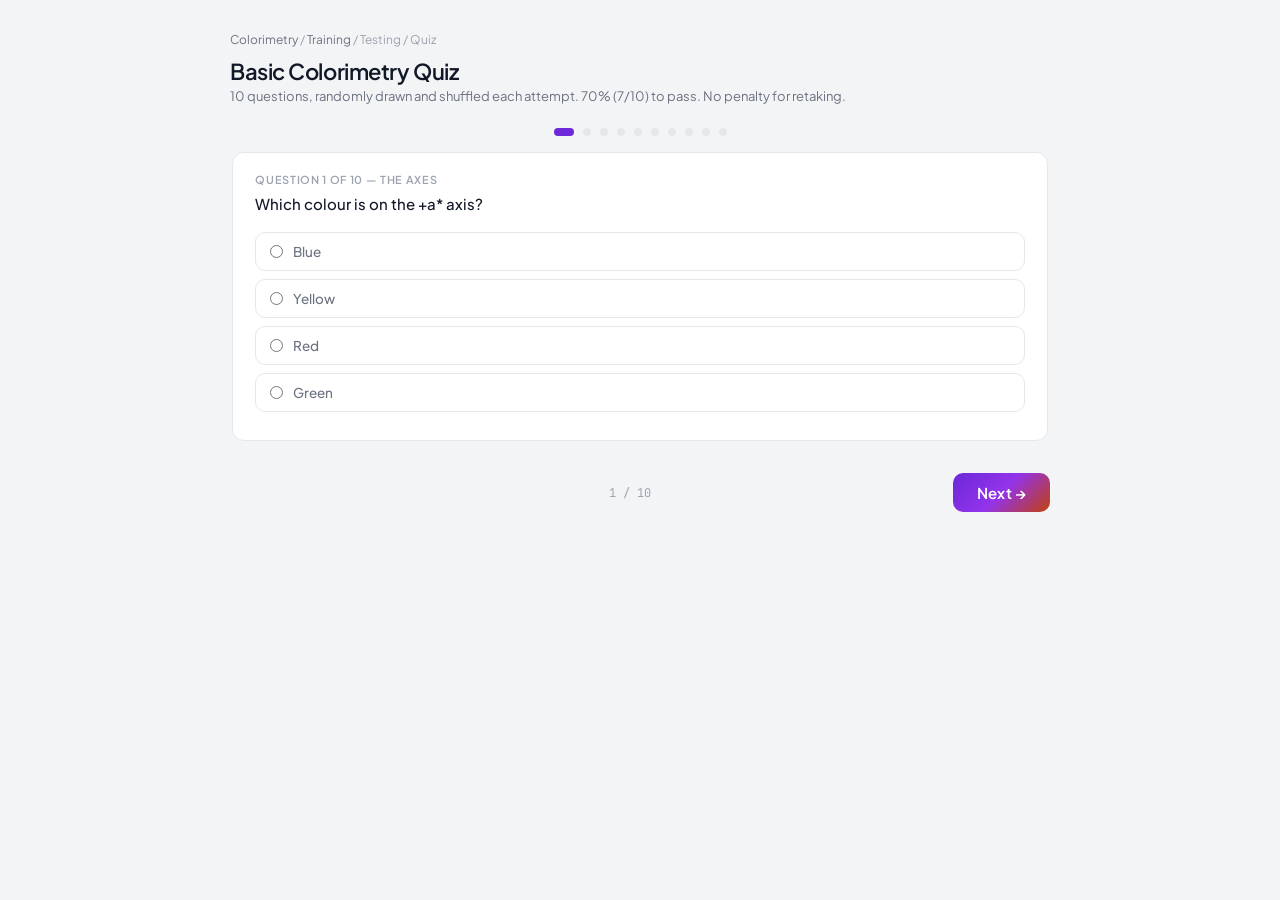
<file: color/training/quiz/basic/index.html>
<!DOCTYPE html>
<html lang="en">
<head>
<meta charset="UTF-8">
<meta name="viewport" content="width=device-width, initial-scale=1.0">
<title>Basic Colorimetry Quiz — Project Jan</title>
<link rel="icon" type="image/png" href="/favicon.png">
<meta name="description" content="10-question basic colorimetry quiz: CIELAB axes, illuminants, instrument geometry, Delta E formulas, and reading colour difference direction. 70% to pass.">
<meta property="og:type" content="website">
<meta property="og:title" content="Basic Colorimetry Quiz — Project Jan">
<meta property="og:url" content="https://projectjan.cz/color/training/quiz/basic/">
<link rel="preconnect" href="https://fonts.googleapis.com">
<link href="https://fonts.googleapis.com/css2?family=Plus+Jakarta+Sans:wght@400;500;600&family=JetBrains+Mono:wght@400;500&display=swap" rel="stylesheet">
<link rel="stylesheet" href="../../../assets/ui.css">
</head>
<body>
<div class="wrap">
  <div class="crumb"><a href="/color/">Colorimetry</a> / <a href="/color/training/">Training</a> / Testing / Quiz</div>
  <h1>Basic Colorimetry Quiz</h1>
  <p class="sub">10 questions, randomly drawn and shuffled each attempt. 70% (7/10) to pass. No penalty for retaking.</p>

  <div id="quiz-area"></div>
</div>

<script src="../../../assets/store.js"></script>
<script>
(function () {
  var N_QUESTIONS = 10, N_PROCEDURAL = 2, PASS_PCT = 70;
  var area = document.getElementById('quiz-area');

  // Embedded copy of data/quiz-basic.json — kept so this page works from file://
  // (fetch() of local files is blocked by browsers outside http/https). On Netlify
  // this could instead fetch the JSON directly; keep both in sync if you edit questions.
  var STATIC_BANK = [
  {
    "id": "b1",
    "topic": "why-lab",
    "type": "single",
    "text": "What is CIELAB (Lab) used for?",
    "options": [
      "Measuring how different two colours are, as a number",
      "Making paint mix faster",
      "Choosing font colours for a website",
      "Calibrating a printer's paper feed"
    ],
    "correct": 0,
    "explanation": "CIELAB gives colour difference a number (ΔE) that means roughly the same thing across different colours."
  },
  {
    "id": "b2",
    "topic": "why-lab",
    "type": "single",
    "text": "What does L* represent?",
    "options": [
      "Lightness (0 = black, 100 = white)",
      "Hue angle",
      "Saturation",
      "Gloss level"
    ],
    "correct": 0,
    "explanation": "L* is the lightness axis. a* and b* carry the colour (hue/saturation) information."
  },
  {
    "id": "b3",
    "topic": "axes",
    "type": "single",
    "text": "Which colour is on the +a* axis?",
    "options": [
      "Red",
      "Green",
      "Yellow",
      "Blue"
    ],
    "correct": 0,
    "explanation": "+a* = red, −a* = green, +b* = yellow, −b* = blue."
  },
  {
    "id": "b4",
    "topic": "axes",
    "type": "single",
    "text": "Which colour is on the −a* axis?",
    "options": [
      "Red",
      "Green",
      "Yellow",
      "Blue"
    ],
    "correct": 1,
    "explanation": "+a* = red, −a* = green, +b* = yellow, −b* = blue."
  },
  {
    "id": "b5",
    "topic": "axes",
    "type": "single",
    "text": "Which colour is on the +b* axis?",
    "options": [
      "Red",
      "Green",
      "Yellow",
      "Blue"
    ],
    "correct": 2,
    "explanation": "+a* = red, −a* = green, +b* = yellow, −b* = blue."
  },
  {
    "id": "b6",
    "topic": "axes",
    "type": "single",
    "text": "Which colour is on the −b* axis?",
    "options": [
      "Red",
      "Green",
      "Yellow",
      "Blue"
    ],
    "correct": 3,
    "explanation": "+a* = red, −a* = green, +b* = yellow, −b* = blue."
  },
  {
    "id": "b7",
    "topic": "axes",
    "type": "single",
    "text": "What does C* (chroma) tell you?",
    "options": [
      "How vivid/saturated a colour is",
      "How light a colour is",
      "What angle it was measured at",
      "How glossy it is"
    ],
    "correct": 0,
    "explanation": "C* is the distance from neutral grey — the higher it is, the more vivid the colour."
  },
  {
    "id": "b8",
    "topic": "illuminants",
    "type": "single",
    "text": "What is D65?",
    "options": [
      "A standard daylight illuminant",
      "A type of gloss meter",
      "A measurement geometry",
      "A Delta E formula"
    ],
    "correct": 0,
    "explanation": "D65 approximates average daylight. Other common ones: A (incandescent), F11 (fluorescent)."
  },
  {
    "id": "b9",
    "topic": "illuminants",
    "type": "single",
    "text": "What is metamerism?",
    "options": [
      "Two colours that match under one light but not another",
      "A type of instrument calibration",
      "A gloss measurement unit",
      "A Delta E formula"
    ],
    "correct": 0,
    "explanation": "Metamerism: colours that match under one illuminant can look different under another."
  },
  {
    "id": "b10",
    "topic": "illuminants",
    "type": "single",
    "text": "What does the observer angle (2° or 10°) describe?",
    "options": [
      "The field of view used to define colour matching",
      "The angle light hits the panel",
      "The angle of the sensor",
      "The panel's tilt"
    ],
    "correct": 0,
    "explanation": "2° and 10° are standard observer functions, not the instrument's measuring geometry."
  },
  {
    "id": "b11",
    "topic": "instrument",
    "type": "single",
    "text": "What geometry is the usual default for solid (non-metallic) colours?",
    "options": [
      "45/0",
      "Sphere only",
      "Multiangle only",
      "No geometry needed"
    ],
    "correct": 0,
    "explanation": "45/0 is standard for solid colours. Sphere (d/8) and multiangle are used for special cases."
  },
  {
    "id": "b12",
    "topic": "instrument",
    "type": "single",
    "text": "What do you calibrate a colour instrument against?",
    "options": [
      "A white standard",
      "The master panel",
      "Room lighting",
      "The customer's screen"
    ],
    "correct": 0,
    "explanation": "Every instrument needs calibrating against a white standard before measuring."
  },
  {
    "id": "b13",
    "topic": "instrument",
    "type": "single",
    "text": "Why do metallic colours need multiangle measurement?",
    "options": [
      "Because their colour changes with viewing angle",
      "Because they're always darker",
      "Because D65 doesn't work on them",
      "Because they have no gloss"
    ],
    "correct": 0,
    "explanation": "Metallics/pearls genuinely look different at different angles (flop) — one angle isn't enough."
  },
  {
    "id": "b14",
    "topic": "formulas",
    "type": "single",
    "text": "Which Delta E formula is the simplest, oldest one?",
    "options": [
      "CIE76",
      "CIE94",
      "CMC l:c",
      "CIEDE2000"
    ],
    "correct": 0,
    "explanation": "CIE76 (1976) is the original, simplest formula — a straight-line distance."
  },
  {
    "id": "b15",
    "topic": "formulas",
    "type": "single",
    "text": "Which formula is generally today's best practice?",
    "options": [
      "CIEDE2000",
      "CIE76",
      "CMC 1:1",
      "They're all identical"
    ],
    "correct": 0,
    "explanation": "CIEDE2000 (2000) is the most refined and the usual current default."
  },
  {
    "id": "b16",
    "topic": "formulas",
    "type": "single",
    "text": "In \"CMC 2:1\", what does the ratio describe?",
    "options": [
      "Lightness vs. chroma weighting",
      "Two instruments vs. one",
      "Two panels vs. one master",
      "Gloss vs. colour weighting"
    ],
    "correct": 0,
    "explanation": "l:c = 2:1 is the common 'acceptability' setting for how strictly lightness vs. chroma are weighted."
  },
  {
    "id": "b17",
    "topic": "reading",
    "type": "single",
    "text": "If ΔL* is positive, what does that mean about the sample?",
    "options": [
      "It's lighter than the master",
      "It's darker than the master",
      "It's more saturated",
      "It's a different hue"
    ],
    "correct": 0,
    "explanation": "Positive ΔL* = sample is lighter. Negative = darker."
  },
  {
    "id": "b18",
    "topic": "reading",
    "type": "single",
    "text": "If Δb* is positive, which way did the colour shift?",
    "options": [
      "Toward yellow",
      "Toward blue",
      "Toward red",
      "Toward green"
    ],
    "correct": 0,
    "explanation": "+b* is yellow, so a positive Δb* means the sample shifted toward yellow."
  },
  {
    "id": "b19",
    "topic": "reading",
    "type": "single",
    "text": "If Δa* is negative, which way did the colour shift?",
    "options": [
      "Toward green",
      "Toward red",
      "Toward yellow",
      "Toward blue"
    ],
    "correct": 0,
    "explanation": "−a* is green, so a negative Δa* means the sample shifted toward green."
  },
  {
    "id": "b20",
    "topic": "gloss",
    "type": "single",
    "text": "What does higher gloss typically do to how a colour looks?",
    "options": [
      "Makes it look darker and more saturated",
      "Makes it look lighter and duller",
      "Has no effect on appearance",
      "Changes the hue angle only"
    ],
    "correct": 0,
    "explanation": "More specular reflection at higher gloss tends to read as darker/more saturated."
  }
];

  function shuffle(arr) {
    var a = arr.slice();
    for (var i = a.length - 1; i > 0; i--) {
      var j = Math.floor(Math.random() * (i + 1));
      var tmp = a[i]; a[i] = a[j]; a[j] = tmp;
    }
    return a;
  }

  function rnd(min, max) { return Math.random() * (max - min) + min; }

  // Randomly generated each attempt (can't be memorized), but only asks for a
  // sign read — same difficulty as "which colour is on the +a* axis?".
  function makeProceduralQuestion(idx) {
    var axis = ['L', 'a', 'b'][Math.floor(Math.random() * 3)];
    var base = Math.round(rnd(20, 60));
    var sign = Math.random() < 0.5 ? 1 : -1;
    var delta = sign * Math.round(rnd(5, 15));
    var master = base;
    var sample = base + delta;

    var byAxis = {
      L: {
        label: 'L*',
        options: ['Lighter than the master', 'Darker than the master', 'More saturated', 'A different hue'],
        correctIdx: sign > 0 ? 0 : 1
      },
      a: {
        label: 'a*',
        options: ['Toward red', 'Toward green', 'Toward yellow', 'Toward blue'],
        correctIdx: sign > 0 ? 0 : 1
      },
      b: {
        label: 'b*',
        options: ['Toward yellow', 'Toward blue', 'Toward red', 'Toward green'],
        correctIdx: sign > 0 ? 0 : 1
      }
    };
    var pick = byAxis[axis];
    var question = axis === 'L'
      ? 'Master L* = ' + master + ', sample L* = ' + sample + '. What does that mean about the sample?'
      : 'Master ' + pick.label + ' = ' + master + ', sample ' + pick.label + ' = ' + sample + '. Which way did the colour shift?';

    return {
      id: 'proc' + idx, topic: axis === 'L' ? 'reading' : 'axes',
      type: 'single',
      text: question,
      options: pick.options,
      correct: pick.correctIdx,
      explanation: 'Δ' + pick.label + ' = ' + delta + ' (' + (sign > 0 ? 'positive' : 'negative') + ') → ' + pick.options[pick.correctIdx].toLowerCase() + '.'
    };
  }

  function buildQuizSet() {
    var staticPicked = shuffle(STATIC_BANK).slice(0, N_QUESTIONS - N_PROCEDURAL);
    var procedural = [];
    for (var i = 0; i < N_PROCEDURAL; i++) procedural.push(makeProceduralQuestion(i));
    var all = shuffle(staticPicked.concat(procedural));
    return all.map(function (q) {
      var order = shuffle(q.options.map(function (opt, i) { return i; }));
      return Object.assign({}, q, { displayOptions: order.map(function (i) { return q.options[i]; }), optionOrder: order });
    });
  }

  var TOPIC_LABEL = { 'why-lab': 'Why Lab exists', axes: 'The axes', illuminants: 'Illuminants & observer', instrument: 'The instrument', formulas: 'Delta E formulas', reading: 'Reading the difference', gloss: 'Gloss & appearance' };
  var TOPIC_ANCHOR = { 'why-lab': 'why-lab', axes: 'axes', illuminants: 'illuminants', instrument: 'instrument', formulas: 'formulas', reading: 'reading', gloss: 'gloss' };

  var quiz = buildQuizSet();
  var submitted = false;

  function renderQuestion(q, idx) {
    var name = 'q' + idx;
    var body = q.displayOptions.map(function (opt, i) {
      return '<label class="qopt" data-idx="' + idx + '" data-oi="' + i + '">' +
        '<input type="radio" name="' + name + '" value="' + i + '" class="q-answer" data-idx="' + idx + '">' +
        '<span>' + opt + '</span></label>';
    }).join('');
    return '<div class="carousel-slide"><div class="qcard" id="qcard-' + idx + '">' +
      '<div class="qnum">Question ' + (idx + 1) + ' of ' + quiz.length + ' — ' + TOPIC_LABEL[q.topic] + '</div>' +
      '<div class="qtext">' + q.text + '</div>' +
      body +
      '<div class="qexpl" id="qexpl-' + idx + '"></div>' +
      '</div></div>';
  }

  var qIdx = 0;

  function renderQuiz() {
    qIdx = 0;
    area.innerHTML =
      '<div class="carousel-dots" id="q-dots"></div>' +
      '<div class="carousel-viewport" id="q-viewport"><div class="carousel-track" id="q-track">' +
      quiz.map(renderQuestion).join('') +
      '</div></div>' +
      '<div class="carousel-nav">' +
      '<button type="button" class="bghost" id="q-prev">← Back</button>' +
      '<span class="carousel-count" id="q-count"></span>' +
      '<button type="button" class="bcalc" id="q-next" style="width:auto;padding:10px 24px">Next →</button>' +
      '</div>' +
      '<div id="q-results"></div>';

    var dotsWrap = document.getElementById('q-dots');
    quiz.forEach(function (q, i) {
      var dot = document.createElement('button');
      dot.type = 'button';
      dot.className = 'carousel-dot' + (i === 0 ? ' active' : '');
      dot.setAttribute('aria-label', 'Question ' + (i + 1));
      dot.addEventListener('click', function () { goToQ(i); });
      dotsWrap.appendChild(dot);
    });

    document.getElementById('q-prev').addEventListener('click', function () { goToQ(qIdx - 1); });
    document.getElementById('q-next').addEventListener('click', function () {
      if (submitted) {
        document.getElementById('q-results').scrollIntoView({ behavior: 'smooth' });
        return;
      }
      if (qIdx === quiz.length - 1) { gradeAndShow(); return; }
      goToQ(qIdx + 1);
    });

    var vp = document.getElementById('q-viewport');
    var touchStartX = null;
    vp.addEventListener('touchstart', function (e) { touchStartX = e.touches[0].clientX; }, { passive: true });
    vp.addEventListener('touchend', function (e) {
      if (touchStartX == null) return;
      var dx = e.changedTouches[0].clientX - touchStartX;
      if (Math.abs(dx) > 40) goToQ(dx < 0 ? qIdx + 1 : qIdx - 1);
      touchStartX = null;
    }, { passive: true });

    goToQ(0);
  }

  function goToQ(i) {
    qIdx = Math.max(0, Math.min(quiz.length - 1, i));
    document.getElementById('q-track').style.transform = 'translateX(-' + (qIdx * 100) + '%)';
    document.querySelectorAll('#q-dots .carousel-dot').forEach(function (d, di) { d.classList.toggle('active', di === qIdx); });
    document.getElementById('q-count').textContent = (qIdx + 1) + ' / ' + quiz.length;
    document.getElementById('q-prev').style.visibility = qIdx === 0 ? 'hidden' : 'visible';
    var nextBtn = document.getElementById('q-next');
    if (submitted) nextBtn.textContent = 'See results ↓';
    else nextBtn.textContent = qIdx === quiz.length - 1 ? 'Submit answers' : 'Next →';
  }

  function getUserAnswer(q, idx) {
    var checked = document.querySelector('.q-answer[data-idx="' + idx + '"]:checked');
    return checked ? parseInt(checked.value, 10) : null;
  }

  function isCorrect(q, userAnswer) {
    return userAnswer != null && q.optionOrder[userAnswer] === q.correct;
  }

  function gradeAndShow() {
    if (submitted) return;
    submitted = true;

    var results = quiz.map(function (q, idx) {
      var ua = getUserAnswer(q, idx);
      var correct = isCorrect(q, ua);
      return { q: q, idx: idx, correct: correct };
    });

    var dots = document.querySelectorAll('#q-dots .carousel-dot');

    results.forEach(function (r) {
      var card = document.getElementById('qcard-' + r.idx);
      card.querySelectorAll('input').forEach(function (el) { el.disabled = true; });

      var correctDisplayIdx = r.q.optionOrder.indexOf(r.q.correct);
      card.querySelectorAll('.qopt').forEach(function (label) {
        var oi = parseInt(label.getAttribute('data-oi'), 10);
        label.classList.add(oi === correctDisplayIdx ? 'correct' : 'incorrect');
        if (label.querySelector('input').checked) {
          label.classList.add('picked');
          label.querySelector('span').insertAdjacentHTML('beforeend', ' <em style="opacity:.7;font-style:normal">— your answer</em>');
        }
      });

      var expl = document.getElementById('qexpl-' + r.idx);
      expl.textContent = (r.correct ? '✓ Correct. ' : '✕ ') + r.q.explanation;
      expl.classList.add('on');

      dots[r.idx].classList.add(r.correct ? 'correct' : 'incorrect');
    });

    var correctCount = results.filter(function (r) { return r.correct; }).length;
    var pct = Math.round((correctCount / quiz.length) * 100);
    var pass = pct >= PASS_PCT;

    var byTopic = {};
    results.forEach(function (r) {
      var t = r.q.topic;
      byTopic[t] = byTopic[t] || { correct: 0, total: 0 };
      byTopic[t].total++;
      if (r.correct) byTopic[t].correct++;
    });

    var topicRows = Object.keys(byTopic).map(function (t) {
      var b = byTopic[t];
      var weak = b.correct < b.total;
      return '<div class="topic-row"><span>' + TOPIC_LABEL[t] + '</span>' +
        '<span>' + b.correct + '/' + b.total + (weak ? ' — <a href="/color/training/#' + TOPIC_ANCHOR[t] + '">review</a>' : ' ✓') + '</span></div>';
    }).join('');

    var summary = '<div class="rcard qresult">' +
      '<div class="big">' + pct + '%</div>' +
      '<div class="badge ' + (pass ? 'badge-pass' : 'badge-fail') + '" style="margin-top:6px">' + (pass ? '✓ PASS' : '✕ FAIL — 70% required') + '</div>' +
      '<p style="margin-top:.8rem;font-size:13px;color:var(--muted)">' + correctCount + ' of ' + quiz.length + ' correct. Swipe back through the questions to review explanations.</p>' +
      '</div>' +
      '<div class="rcard"><div class="rl">By topic</div>' + topicRows + '</div>' +
      '<button type="button" class="bcalc" id="btn-retake">Retake quiz</button>';

    document.getElementById('q-results').innerHTML = summary;
    goToQ(qIdx);
    document.getElementById('btn-retake').addEventListener('click', function () {
      quiz = buildQuizSet();
      submitted = false;
      renderQuiz();
      window.scrollTo({ top: 0, behavior: 'smooth' });
    });

    Store.addQuizAttempt({ level: 'basic', pct: pct, pass: pass, correctCount: correctCount, total: quiz.length });
    if (pass) Store.markModuleComplete('quiz-basic');

    document.getElementById('q-results').scrollIntoView({ behavior: 'smooth' });
  }

  document.addEventListener('keydown', function (e) {
    var tag = document.activeElement && document.activeElement.tagName;
    if (tag === 'INPUT' || tag === 'TEXTAREA') return;
    if (e.key === 'ArrowRight') goToQ(qIdx + 1);
    if (e.key === 'ArrowLeft') goToQ(qIdx - 1);
  });

  renderQuiz();
})();
</script>
</body>
</html>
</file>
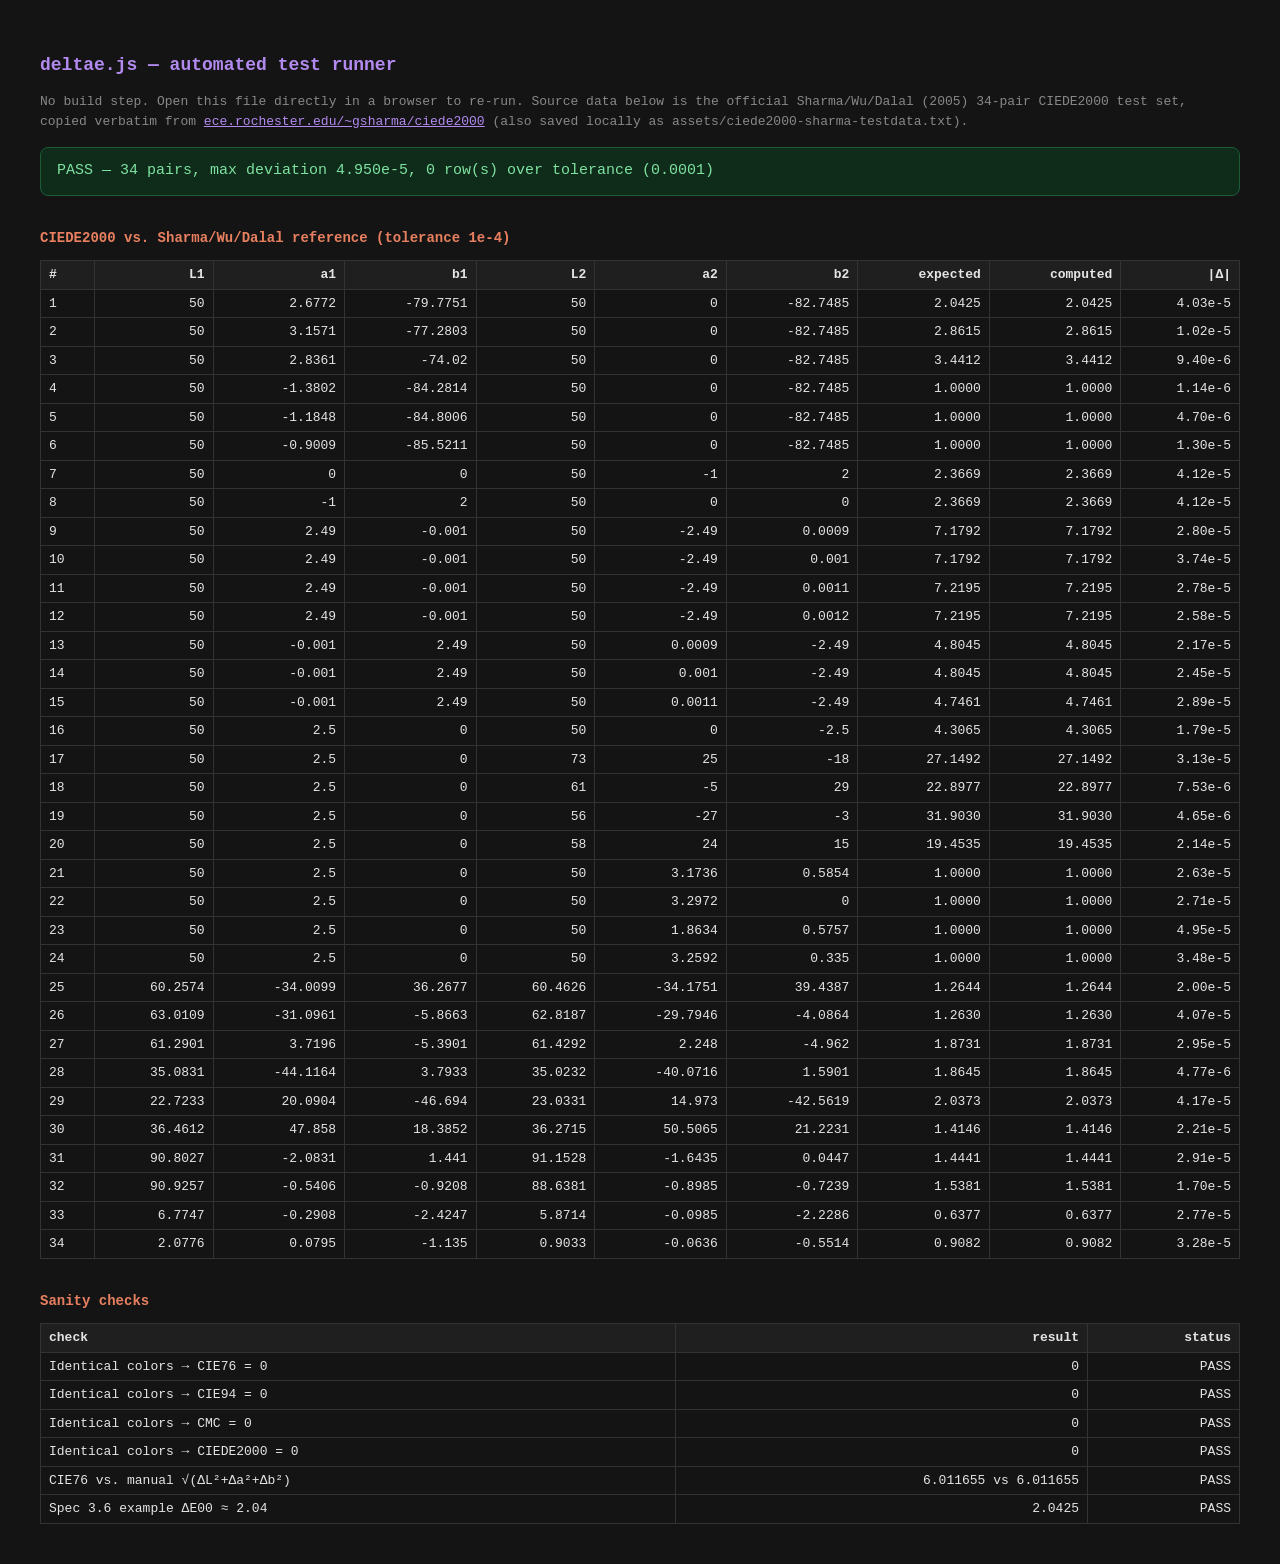
<file: color/deltae.test.html>
<!DOCTYPE html>
<html lang="en">
<head>
<meta charset="UTF-8">
<meta name="viewport" content="width=device-width, initial-scale=1.0">
<title>deltae.js test runner</title>
<style>
  body{font-family:ui-monospace,'JetBrains Mono',monospace;background:#141414;color:#e5e5e5;padding:2rem;font-size:13px;line-height:1.5}
  h1{color:#b28af0;font-size:18px}
  h2{color:#e88060;font-size:14px;margin-top:2rem}
  table{border-collapse:collapse;width:100%;margin-top:.5rem}
  td,th{border:1px solid #333;padding:4px 8px;text-align:right}
  th{background:#1f1f1f;text-align:right}
  td:first-child,th:first-child{text-align:left}
  tr.fail{background:#3a1414;color:#ff8080}
  tr.pass{background:transparent}
  .summary{font-size:15px;margin:1rem 0;padding:12px 16px;border-radius:8px}
  .summary.ok{background:#0f2b1a;color:#7ee2a0;border:1px solid #1e5c38}
  .summary.bad{background:#3a1414;color:#ff8080;border:1px solid #7a2020}
  .muted{color:#888}
</style>
</head>
<body>
<h1>deltae.js — automated test runner</h1>
<p class="muted">No build step. Open this file directly in a browser to re-run. Source data below is the official Sharma/Wu/Dalal (2005) 34-pair CIEDE2000 test set, copied verbatim from
  <a href="https://www.hajim.rochester.edu/ece/~gsharma/ciede2000/dataNprograms/ciede2000testdata.txt" style="color:#b28af0">ece.rochester.edu/~gsharma/ciede2000</a>
  (also saved locally as <code>assets/ciede2000-sharma-testdata.txt</code>).</p>

<div id="ciede2000-summary"></div>
<h2>CIEDE2000 vs. Sharma/Wu/Dalal reference (tolerance 1e-4)</h2>
<table id="ciede2000-table">
  <thead><tr><th>#</th><th>L1</th><th>a1</th><th>b1</th><th>L2</th><th>a2</th><th>b2</th><th>expected</th><th>computed</th><th>|Δ|</th></tr></thead>
  <tbody></tbody>
</table>

<h2>Sanity checks</h2>
<table id="sanity-table">
  <thead><tr><th>check</th><th>result</th><th>status</th></tr></thead>
  <tbody></tbody>
</table>

<script src="assets/colorspace.js"></script>
<script src="assets/deltae.js"></script>
<script>
(function () {
  var TOLERANCE = 1e-4;

  // Official Sharma/Wu/Dalal (2005) 34-pair CIEDE2000 test data.
  // Columns: L1 a1 b1 L2 a2 b2 expectedDeltaE00
  var SHARMA_DATA = [
    [50.0, 2.6772, -79.7751, 50.0, 0.0, -82.7485, 2.0425],
    [50.0, 3.1571, -77.2803, 50.0, 0.0, -82.7485, 2.8615],
    [50.0, 2.8361, -74.02, 50.0, 0.0, -82.7485, 3.4412],
    [50.0, -1.3802, -84.2814, 50.0, 0.0, -82.7485, 1.0],
    [50.0, -1.1848, -84.8006, 50.0, 0.0, -82.7485, 1.0],
    [50.0, -0.9009, -85.5211, 50.0, 0.0, -82.7485, 1.0],
    [50.0, 0.0, 0.0, 50.0, -1.0, 2.0, 2.3669],
    [50.0, -1.0, 2.0, 50.0, 0.0, 0.0, 2.3669],
    [50.0, 2.49, -0.001, 50.0, -2.49, 0.0009, 7.1792],
    [50.0, 2.49, -0.001, 50.0, -2.49, 0.001, 7.1792],
    [50.0, 2.49, -0.001, 50.0, -2.49, 0.0011, 7.2195],
    [50.0, 2.49, -0.001, 50.0, -2.49, 0.0012, 7.2195],
    [50.0, -0.001, 2.49, 50.0, 0.0009, -2.49, 4.8045],
    [50.0, -0.001, 2.49, 50.0, 0.001, -2.49, 4.8045],
    [50.0, -0.001, 2.49, 50.0, 0.0011, -2.49, 4.7461],
    [50.0, 2.5, 0.0, 50.0, 0.0, -2.5, 4.3065],
    [50.0, 2.5, 0.0, 73.0, 25.0, -18.0, 27.1492],
    [50.0, 2.5, 0.0, 61.0, -5.0, 29.0, 22.8977],
    [50.0, 2.5, 0.0, 56.0, -27.0, -3.0, 31.903],
    [50.0, 2.5, 0.0, 58.0, 24.0, 15.0, 19.4535],
    [50.0, 2.5, 0.0, 50.0, 3.1736, 0.5854, 1.0],
    [50.0, 2.5, 0.0, 50.0, 3.2972, 0.0, 1.0],
    [50.0, 2.5, 0.0, 50.0, 1.8634, 0.5757, 1.0],
    [50.0, 2.5, 0.0, 50.0, 3.2592, 0.335, 1.0],
    [60.2574, -34.0099, 36.2677, 60.4626, -34.1751, 39.4387, 1.2644],
    [63.0109, -31.0961, -5.8663, 62.8187, -29.7946, -4.0864, 1.263],
    [61.2901, 3.7196, -5.3901, 61.4292, 2.248, -4.962, 1.8731],
    [35.0831, -44.1164, 3.7933, 35.0232, -40.0716, 1.5901, 1.8645],
    [22.7233, 20.0904, -46.694, 23.0331, 14.973, -42.5619, 2.0373],
    [36.4612, 47.858, 18.3852, 36.2715, 50.5065, 21.2231, 1.4146],
    [90.8027, -2.0831, 1.441, 91.1528, -1.6435, 0.0447, 1.4441],
    [90.9257, -0.5406, -0.9208, 88.6381, -0.8985, -0.7239, 1.5381],
    [6.7747, -0.2908, -2.4247, 5.8714, -0.0985, -2.2286, 0.6377],
    [2.0776, 0.0795, -1.135, 0.9033, -0.0636, -0.5514, 0.9082]
  ];

  var tbody = document.querySelector('#ciede2000-table tbody');
  var maxDev = 0, failures = 0;

  SHARMA_DATA.forEach(function (row, i) {
    var master = { L: row[0], a: row[1], b: row[2] };
    var sample = { L: row[3], a: row[4], b: row[5] };
    var expected = row[6];
    var computed = DeltaE.ciede2000(master, sample);
    var dev = Math.abs(computed - expected);
    var pass = dev <= TOLERANCE;
    if (!pass) failures++;
    if (dev > maxDev) maxDev = dev;

    var tr = document.createElement('tr');
    tr.className = pass ? 'pass' : 'fail';
    tr.innerHTML = '<td>' + (i + 1) + '</td>' +
      row.slice(0, 6).map(function (v) { return '<td>' + v + '</td>'; }).join('') +
      '<td>' + expected.toFixed(4) + '</td>' +
      '<td>' + computed.toFixed(4) + '</td>' +
      '<td>' + dev.toExponential(2) + '</td>';
    tbody.appendChild(tr);
  });

  var summary = document.getElementById('ciede2000-summary');
  var ok = failures === 0;
  summary.className = 'summary ' + (ok ? 'ok' : 'bad');
  summary.textContent = (ok ? 'PASS' : 'FAIL') + ' — ' + SHARMA_DATA.length + ' pairs, max deviation ' +
    maxDev.toExponential(3) + ', ' + failures + ' row(s) over tolerance (' + TOLERANCE + ')';

  // --- Sanity checks (spec 3.6) ---
  var sanityBody = document.querySelector('#sanity-table tbody');
  function addSanity(label, actual, pass) {
    var tr = document.createElement('tr');
    tr.className = pass ? 'pass' : 'fail';
    tr.innerHTML = '<td>' + label + '</td><td>' + actual + '</td><td>' + (pass ? 'PASS' : 'FAIL') + '</td>';
    sanityBody.appendChild(tr);
  }

  var identical = { L: 50, a: 12.3, b: -45.6 };
  var e76 = DeltaE.cie76(identical, identical);
  var e94 = DeltaE.cie94(identical, identical);
  var eCmc = DeltaE.cmc(identical, identical);
  var e00 = DeltaE.ciede2000(identical, identical);
  addSanity('Identical colors → CIE76 = 0', e76, e76 === 0);
  addSanity('Identical colors → CIE94 = 0', e94, e94 === 0);
  addSanity('Identical colors → CMC = 0', eCmc, eCmc === 0);
  addSanity('Identical colors → CIEDE2000 = 0', e00, e00 === 0);

  var m = { L: 50, a: 10, b: 20 };
  var s = { L: 52.3, a: 7.8, b: 25.1 };
  var manual76 = Math.sqrt(Math.pow(s.L - m.L, 2) + Math.pow(s.a - m.a, 2) + Math.pow(s.b - m.b, 2));
  var computed76 = DeltaE.cie76(m, s);
  addSanity('CIE76 vs. manual √(ΔL²+Δa²+Δb²)', computed76.toFixed(6) + ' vs ' + manual76.toFixed(6),
    Math.abs(computed76 - manual76) < 1e-9);

  var specA = { L: 50, a: 2.6772, b: -79.7751 };
  var specB = { L: 50, a: 0, b: -82.7485 };
  var specResult = DeltaE.ciede2000(specA, specB);
  addSanity('Spec 3.6 example ΔE00 ≈ 2.04', specResult.toFixed(4), Math.abs(specResult - 2.0425) < 1e-4);
})();
</script>
</body>
</html>
</file>
<file: color/assets/ui.css>
/* Shared design system for the /color/ module. Same tokens as mixing-ratio-calculator. */
*,*::before,*::after{box-sizing:border-box;margin:0;padding:0}
:root{
  --p:#6D28D9;--pl:#EDE9FE;--pt:#26215C;
  --o:#C2410C;--ol:#FFF7ED;--ot:#7C2D12;
  --g:#15803D;--gl:#DCFCE7;--gt:#14532D;
  --r:#DC2626;--rl:#FEF2F2;--rt:#991B1B;
  --grad:linear-gradient(135deg,#6D28D9 0%,#9333EA 50%,#C2410C 100%);
  --border:#E5E7EB;--bg:#F9FAFB;--card:#fff;--text:#111827;--muted:#6B7280;--hint:#9CA3AF;
}
body{font-family:'Plus Jakarta Sans',system-ui,sans-serif;background:#F3F4F6;color:var(--text);min-height:100vh;padding:2rem 1rem 5rem}
a{color:var(--p)}
.wrap{max-width:820px;margin:0 auto}
h1{font-size:22px;font-weight:600;letter-spacing:-.02em}
h2{font-size:16px;font-weight:600;letter-spacing:-.01em;margin-bottom:.6rem}
.sub{font-size:13px;color:var(--muted);margin-top:3px;margin-bottom:1.5rem}
.crumb{font-size:12px;color:var(--hint);margin-bottom:.6rem}
.crumb a{color:var(--muted);text-decoration:none}
.crumb a:hover{color:var(--p)}

/* Tabs (input mode switcher, nav) */
.modes{display:flex;gap:8px;margin-bottom:1.1rem}
.mb{flex:1;padding:10px 14px;border:1.5px solid var(--border);border-radius:10px;background:var(--card);color:var(--muted);font-size:13.5px;font-weight:500;cursor:pointer;font-family:inherit;text-align:left;line-height:1.4;transition:all .13s}
.mb .ms{display:block;font-size:11px;font-weight:400;opacity:.6;margin-top:2px}
.mb.on{border-color:var(--p);background:var(--pl);color:var(--pt)}
.mb:hover:not(.on){background:var(--bg);border-color:#C4B5FD}

/* Cards */
.card{background:var(--card);border:1px solid var(--border);border-radius:12px;padding:1.1rem 1.25rem;margin-bottom:.8rem}
.card-input{background:var(--pl);border-color:#C4B5FD}
.card-input .lbl{color:var(--pt)}
.card-input input[type=text],.card-input input[type=number],.card-input select{background:#fff}
.card-input summary{color:var(--pt)!important}
.card-hd{display:flex;align-items:center;justify-content:space-between;margin-bottom:.9rem;gap:8px;flex-wrap:wrap}
.lbl{font-size:10.5px;font-weight:600;letter-spacing:.08em;text-transform:uppercase;color:var(--hint)}
.bdg{font-size:11px;font-weight:600;padding:3px 10px;border-radius:100px}
.ba{background:var(--pl);color:var(--pt)}
.bb{background:var(--gl);color:var(--gt)}
.bc{background:var(--ol);color:var(--ot)}

/* Form grid */
.gr{display:grid;gap:9px;align-items:end;margin-bottom:9px}
.g2{grid-template-columns:1fr 1fr}
.g3{grid-template-columns:1fr 1fr 1fr}
.g4{grid-template-columns:1fr 1fr 1fr 1fr}
label{display:block;font-size:11px;color:var(--muted);margin-bottom:4px;font-weight:500}
input[type=text],input[type=number],textarea{width:100%;padding:8px 11px;border:1px solid var(--border);border-radius:8px;font-size:13.5px;font-family:inherit;color:var(--text);background:var(--bg);outline:none;transition:border-color .12s,box-shadow .12s}
textarea{resize:vertical;min-height:110px;font-family:'JetBrains Mono',monospace;font-size:12.5px}
input::placeholder,textarea::placeholder{color:#C0C0C0;font-style:italic}
input.ghost-example{color:#C0C0C0;font-style:italic}
input.ghost-example:focus{color:var(--text);font-style:normal}
input:focus,textarea:focus,select:focus{border-color:var(--p);background:#fff;box-shadow:0 0 0 3px rgba(109,40,217,.1)}
select{padding:8px 11px;border:1px solid var(--border);border-radius:8px;font-size:13.5px;font-family:inherit;color:var(--text);background:var(--bg);outline:none;cursor:pointer;width:100%}

/* Buttons */
.badd{display:inline-flex;align-items:center;gap:6px;padding:7px 13px;border:1px dashed #C4B5FD;border-radius:8px;background:transparent;color:var(--muted);font-size:13px;cursor:pointer;font-family:inherit;transition:all .13s}
.badd:hover{border-color:var(--p);color:var(--p);background:var(--pl)}
.bcalc{width:100%;padding:13px;border:none;border-radius:10px;font-size:15px;font-weight:600;cursor:pointer;font-family:inherit;letter-spacing:.01em;color:#fff;background:var(--grad);transition:opacity .12s,transform .08s}
.bcalc:hover{opacity:.9}
.bcalc:active{transform:scale(.998)}
.bsave,.bprint,.bghost{padding:8px 16px;border:1px solid var(--border);border-radius:8px;background:var(--card);color:var(--text);font-size:13px;font-weight:500;cursor:pointer;font-family:inherit;transition:all .13s}
.bsave:hover,.bghost:hover{border-color:var(--p);color:var(--pt);background:var(--pl)}
.bprint:hover{background:var(--bg)}
.bswap{width:36px;height:36px;border-radius:50%;border:1px solid var(--border);background:var(--card);color:var(--p);display:flex;align-items:center;justify-content:center;cursor:pointer;transition:all .13s}
.bswap:hover{background:var(--pl);border-color:var(--p)}

.emsg{background:#FEF2F2;border:1px solid #FECACA;border-radius:8px;padding:9px 13px;font-size:13px;color:#DC2626;margin-bottom:.8rem;display:none}
.emsg.on{display:block}
.warn{background:#FFFBEB;border:1px solid #FDE68A;border-radius:8px;padding:9px 13px;font-size:13px;color:#92400E;margin-bottom:.8rem;display:none;gap:8px;align-items:flex-start}
.warn.on{display:flex}
.warn svg{flex-shrink:0;margin-top:1px}

/* Results */
.rwrap{margin-top:1.25rem}
.rcard{background:var(--card);border:1px solid var(--border);border-radius:12px;padding:1.1rem 1.25rem;margin-bottom:.8rem}
.rl{font-size:10.5px;font-weight:600;text-transform:uppercase;letter-spacing:.08em;color:var(--hint);margin-bottom:5px}
.rmain{display:flex;align-items:baseline;gap:14px;flex-wrap:wrap}
.rv{font-family:'JetBrains Mono',monospace;font-size:34px;font-weight:500;background:var(--grad);-webkit-background-clip:text;-webkit-text-fill-color:transparent;background-clip:text;letter-spacing:.03em}
.rformula{font-size:12px;color:var(--muted)}
.badge{display:inline-flex;align-items:center;gap:5px;font-size:12px;font-weight:700;padding:5px 12px;border-radius:100px;letter-spacing:.03em}
.badge-pass{background:var(--gl);color:var(--gt)}
.badge-fail{background:var(--rl);color:var(--rt)}
.rtol{font-size:11.5px;color:var(--hint)}
.formula-row{display:flex;gap:16px;margin-top:10px;flex-wrap:wrap;font-size:12.5px;color:var(--muted)}
.formula-row b{color:var(--text);font-family:'JetBrains Mono',monospace;font-weight:500}
.delta-row{display:flex;gap:0;margin-top:2px}
.delta-row>div{flex:1;text-align:center;padding:8px 4px}
.delta-row .dl{font-size:10px;color:var(--hint);text-transform:uppercase;letter-spacing:.06em;margin-bottom:3px}
.delta-row .dv{font-family:'JetBrains Mono',monospace;font-size:15px;font-weight:500}
.dv.pos{color:var(--ot)}
.dv.neg{color:var(--p)}
.interp{font-size:14px;line-height:1.65;color:var(--text)}
.interp .dim{color:var(--muted)}
.noise-note{font-size:11.5px;color:var(--hint);margin-top:8px}
.nodose{font-size:11.5px;color:var(--hint);margin-top:6px;font-style:italic;border-top:1px dashed var(--border);padding-top:8px}

/* Plots */
.plots{display:grid;grid-template-columns:1fr 90px;gap:10px;align-items:stretch}
.plot-box{background:var(--card);border:1px solid var(--border);border-radius:12px;padding:.8rem}
.plot-box svg{width:100%;height:auto;display:block}
.plot-note{font-size:10.5px;color:var(--hint);text-align:center;margin-top:4px}

/* Tables */
.tbl-wrap{background:var(--card);border:1px solid var(--border);border-radius:12px;overflow:hidden;margin-bottom:.8rem}
.tbl-hd{padding:.8rem 1.25rem;border-bottom:1px solid #F3F4F6;display:flex;justify-content:space-between;align-items:center;gap:8px;flex-wrap:wrap}
.tbl-hd span{font-size:11px;font-weight:600;text-transform:uppercase;letter-spacing:.07em;color:var(--hint)}
table{width:100%;border-collapse:collapse;font-size:13.5px}
thead th{padding:9px 1.1rem;text-align:right;font-size:10.5px;font-weight:600;text-transform:uppercase;letter-spacing:.06em;color:var(--hint);background:var(--bg);border-bottom:1px solid #F3F4F6}
thead th:first-child{text-align:left}
tbody td{padding:10px 1.1rem;border-bottom:1px solid #F9FAFB;color:var(--text);text-align:right}
tbody td:first-child{text-align:left;font-weight:500}
tbody tr{cursor:pointer}
tbody tr:hover{background:var(--bg)}
tbody tr:last-child td{border-bottom:none}
.mn{font-family:'JetBrains Mono',monospace;font-size:12.5px}

.arow{display:flex;justify-content:flex-end;gap:8px;padding:.875rem 1.25rem;background:var(--card);border:1px solid var(--border);border-radius:12px;margin-bottom:.8rem;flex-wrap:wrap}

/* Master library + history */
.hsec{margin-top:1.75rem}
.hhd{display:flex;align-items:center;justify-content:space-between;margin-bottom:.6rem}
.hhd h3{font-size:14px;font-weight:500;color:var(--muted)}
.bclr{font-size:12px;color:var(--hint);background:none;border:none;cursor:pointer;font-family:inherit;padding:4px 8px;border-radius:6px}
.bclr:hover{color:#DC2626;background:#FEF2F2}
.hi{background:var(--card);border:1px solid var(--border);border-radius:10px;padding:.875rem 1.1rem;margin-bottom:7px}
.hitp{display:flex;align-items:baseline;justify-content:space-between;margin-bottom:4px;flex-wrap:wrap;gap:6px}
.hrat{font-family:'JetBrains Mono',monospace;font-size:15px;font-weight:500}
.hmeta{font-size:11px;color:var(--hint)}
.hdet{font-size:12px;color:var(--muted);line-height:1.6}
.empty-hint{font-size:12.5px;color:var(--hint);padding:1rem;text-align:center}

/* Colour vision hue-arrangement self-test */
.vt-surround{background:#8a8a8a;border-radius:10px;padding:14px;margin:1.2rem 0}
.vt-grid{display:grid;grid-template-columns:repeat(16,1fr);gap:5px;margin:0}
.vt-tile{aspect-ratio:1;border-radius:8px;cursor:grab;border:2.5px solid transparent;transition:transform .1s,border-color .1s,opacity .1s;position:relative;touch-action:none}
.vt-tile.dragging{opacity:.35;cursor:grabbing}
.vt-tile.drop-target{border-color:var(--p);transform:scale(1.08)}
.vt-tile.fixed{cursor:default;border-color:#fff}
.vt-tile.fixed::after{content:'★';position:absolute;inset:0;display:flex;align-items:center;justify-content:center;color:#fff;text-shadow:0 1px 3px rgba(0,0,0,.5);font-size:13px}
@media(max-width:640px){.vt-grid{grid-template-columns:repeat(8,1fr);gap:6px}}
.vt-legend{font-size:11.5px;color:var(--hint);text-align:center;margin-bottom:.4rem}
.vt-endlabels{display:flex;justify-content:space-between;font-size:10.5px;color:var(--hint);font-family:'JetBrains Mono',monospace;margin-top:4px}
.vt-score-big{font-family:'JetBrains Mono',monospace;font-size:32px;font-weight:600;color:var(--pt)}

/* Glossary search */
.search-wrap{position:relative;margin:1.2rem 0}
.search-input-row{display:flex;align-items:center;gap:10px;background:var(--card);border:1.5px solid var(--border);border-radius:12px;padding:12px 16px;transition:border-color .12s,box-shadow .12s}
.search-input-row:focus-within{border-color:var(--p);box-shadow:0 0 0 3px rgba(109,40,217,.1)}
.search-input-row svg{flex-shrink:0;color:var(--hint)}
.search-input-row input{border:none;background:transparent;padding:0;font-size:14.5px;flex:1}
.search-input-row input:focus{box-shadow:none}
.search-results{margin-top:10px;display:flex;flex-direction:column;gap:8px}
.search-result{background:var(--card);border:1px solid var(--border);border-radius:10px;padding:.85rem 1rem}
.search-result strong{display:block;font-size:13.5px;color:var(--pt);margin-bottom:3px}
.search-result span{font-size:13px;color:var(--muted);line-height:1.55}
.search-empty{font-size:13px;color:var(--hint);padding:.5rem 0}
.search-more{font-size:12.5px;text-align:center;padding-top:2px}

/* Landing cards (color/index, training index) */
.tcards{display:flex;flex-direction:column;gap:12px;margin-top:1.5rem}
.tcard{display:flex;align-items:center;gap:16px;background:var(--card);border:1px solid var(--border);border-radius:12px;padding:1.1rem 1.25rem;text-decoration:none;color:inherit;transition:all .15s}
.tcard:hover{border-color:var(--p);box-shadow:0 8px 22px rgba(109,40,217,.10);transform:translateY(-1px)}
.tcard-icon{width:44px;height:44px;flex:none;border-radius:10px;background:var(--pl);display:flex;align-items:center;justify-content:center;color:var(--p)}
.tcard-body strong{display:block;font-size:14.5px;font-weight:600}
.tcard-body span{font-size:12.5px;color:var(--muted)}
.progress-bar{height:6px;border-radius:100px;background:var(--border);overflow:hidden;margin-top:6px}
.progress-bar>div{height:100%;background:var(--grad)}

/* Training / intro */
.tsec{background:var(--card);border:1px solid var(--border);border-radius:12px;padding:1.4rem 1.5rem;margin-bottom:1rem}
.tsec h3{font-size:15.5px;font-weight:600;margin-bottom:.6rem;color:var(--pt)}
.tsec p{font-size:14px;line-height:1.7;color:var(--text);margin-bottom:.7rem}
.tsec p:last-child{margin-bottom:0}
.tsec ul{margin:0 0 .7rem;padding-left:1.15rem}
.tsec ul:last-child{margin-bottom:0}
.tsec li{font-size:14px;line-height:1.55;color:var(--text);margin-bottom:.5rem}
.tsec li::marker{color:var(--p)}
.tsec .callout{background:var(--pl);border-radius:8px;padding:.8rem 1rem;font-size:13px;color:var(--pt);margin-top:.6rem}
.hue-wheel-wrap{display:flex;justify-content:center;margin:1rem 0}
.slider-row{display:flex;align-items:center;gap:10px;margin:.6rem 0}
.slider-row input[type=range]{flex:1;accent-color:var(--p)}
.slider-row output{font-family:'JetBrains Mono',monospace;font-size:13px;width:52px;text-align:right}

/* Carousel (training slides) */
.carousel-dots{display:flex;justify-content:center;gap:9px;margin-bottom:1rem}
.carousel-dot{width:8px;height:8px;border-radius:50%;background:var(--border);border:none;padding:0;cursor:pointer;transition:all .15s;position:relative}
.carousel-dot::after{content:'';position:absolute;inset:-8px}
.carousel-dot.active{background:var(--p);width:20px;border-radius:5px}
.carousel-dot.correct{background:var(--g)}
.carousel-dot.incorrect{background:var(--r)}
.carousel-dot.correct.active,.carousel-dot.incorrect.active{width:20px;border-radius:5px}
.carousel-viewport{overflow:hidden}
.carousel-track{display:flex;transition:transform .32s cubic-bezier(.4,0,.2,1)}
.carousel-slide{flex:0 0 100%;max-width:100%;min-width:0;padding:0 2px}
.carousel-nav{display:flex;justify-content:space-between;align-items:center;margin-top:1rem;gap:10px}
.carousel-count{font-size:12px;color:var(--hint);font-family:'JetBrains Mono',monospace}

/* Training story framing */
.act-label{display:inline-block;font:600 10px 'JetBrains Mono',monospace;letter-spacing:.14em;text-transform:uppercase;color:var(--o);background:var(--ol);padding:4px 10px;border-radius:100px;margin-bottom:.7rem}
.tsec .lede{font-size:15px;line-height:1.65;color:var(--text);margin-bottom:.8rem}
.tsec .lede strong{color:var(--pt)}
.story-scene{background:var(--bg);border-left:3px solid var(--p);border-radius:0 10px 10px 0;padding:.9rem 1.1rem;margin:.9rem 0}
.story-line{display:flex;gap:10px;align-items:baseline;font-size:14px;line-height:1.6;margin-bottom:.45rem}
.story-line:last-child{margin-bottom:0}
.story-line .who{flex:0 0 92px;font:600 10.5px 'JetBrains Mono',monospace;letter-spacing:.04em;text-transform:uppercase;color:var(--hint);padding-top:2px}
.story-line .said{color:var(--text)}
.story-punch{font-size:14px;line-height:1.65;color:var(--pt);background:var(--pl);border-radius:8px;padding:.8rem 1rem;margin-top:.9rem}
.story-punch strong{font-weight:600}

/* Instrument comparison cards */
.instr-cards{display:grid;grid-template-columns:repeat(3,1fr);gap:10px;margin:1rem 0}
@media(max-width:640px){.instr-cards{grid-template-columns:1fr}}
.instr-card{border:1px solid var(--border);border-radius:10px;padding:.9rem 1rem;background:var(--bg)}
.instr-card .job{font:600 10px 'JetBrains Mono',monospace;letter-spacing:.08em;text-transform:uppercase;color:var(--o);margin-bottom:5px}
.instr-card .geo{font-size:14px;font-weight:600;color:var(--pt);margin-bottom:3px}
.instr-card .eg{font-size:11.5px;color:var(--hint);font-family:'JetBrains Mono',monospace;margin-bottom:6px}
.instr-card .why{font-size:12.5px;color:var(--muted);line-height:1.5}
.instr-note{font-size:11.5px;color:var(--hint);font-style:italic;text-align:center}

/* Small illustrative graphics inside training slides */
.mini-ellipses{display:flex;gap:16px;justify-content:center;margin:1.1rem 0;flex-wrap:wrap}
.mini-ellipse-item{flex:0 1 90px;text-align:center}
.mini-ellipse-item svg{width:100%;max-width:104px;height:auto}
.mini-ellipse-item span{display:block;font-size:11px;color:var(--muted);margin-top:4px;font-family:'JetBrains Mono',monospace}
.swatch-compare{display:flex;gap:28px;align-items:center;justify-content:center;margin:1.1rem 0;flex-wrap:wrap}
.swatch-pair{display:flex;align-items:center;gap:8px}
.swatch-pair .sw{width:64px;height:64px;border-radius:10px;border:1px solid var(--border);flex-shrink:0}
.swatch-caption{font-size:12px;color:var(--muted);text-align:center;margin-top:6px}
.illum-row{display:flex;gap:22px;margin:1.1rem 0;justify-content:center;flex-wrap:wrap}
.illum-item{text-align:center}
.illum-item .sw{width:68px;height:68px;border-radius:50%;border:1px solid var(--border);margin:0 auto 6px}
.illum-item span{font-size:11.5px;color:var(--muted);font-family:'JetBrains Mono',monospace}
.gloss-compare{display:flex;gap:28px;margin:1.1rem 0;justify-content:center}
.gloss-sw{width:100px;height:100px;border-radius:12px;position:relative;overflow:hidden;border:1px solid var(--border)}
.gloss-sw.glossy::after{content:'';position:absolute;top:-20%;left:-30%;width:60%;height:140%;background:linear-gradient(115deg,rgba(255,255,255,.75),rgba(255,255,255,0) 55%);transform:rotate(-8deg)}
.gloss-label{font-size:11.5px;color:var(--muted);text-align:center;margin-top:8px}
.geo-diagram{display:block;width:100%;margin:1rem auto;max-width:260px}

/* Quiz */
.qprog{font-size:12px;color:var(--hint);margin-bottom:.6rem}
.qcard{background:var(--card);border:1px solid var(--border);border-radius:12px;padding:1.3rem 1.4rem;margin-bottom:1rem}
.qnum{font-size:11px;color:var(--hint);font-weight:600;text-transform:uppercase;letter-spacing:.06em;margin-bottom:6px}
.qtext{font-size:15px;font-weight:500;margin-bottom:1rem;line-height:1.55}
.qopt{display:flex;align-items:center;gap:10px;padding:10px 14px;border:1.5px solid var(--border);border-radius:10px;margin-bottom:8px;cursor:pointer;font-size:13.5px;transition:all .12s}
.qopt:hover{border-color:#C4B5FD;background:var(--bg)}
.qopt.sel{border-color:var(--p);background:var(--pl)}
.qopt.correct{border-color:var(--g);background:var(--gl)}
.qopt.incorrect{border-color:var(--border);background:var(--bg);opacity:.65}
.qopt.incorrect.picked{border-color:var(--r);background:var(--rl);opacity:1}
.qopt.picked{box-shadow:0 0 0 2px var(--p) inset}
.qopt input{accent-color:var(--p)}
.qexpl{font-size:12.5px;color:var(--muted);background:var(--bg);border-radius:8px;padding:.7rem .9rem;margin-top:.5rem;display:none}
.qexpl.on{display:block}
.score-ring{width:120px;height:120px;margin:0 auto}
.qresult{text-align:center;padding:1rem 0}
.qresult .big{font-family:'JetBrains Mono',monospace;font-size:40px;font-weight:600;background:var(--grad);-webkit-background-clip:text;-webkit-text-fill-color:transparent;background-clip:text}
.topic-row{display:flex;justify-content:space-between;align-items:center;padding:9px 0;border-bottom:1px solid #F3F4F6;font-size:13px}
.topic-row:last-child{border-bottom:none}

@media(max-width:640px){
  .g2,.g3,.g4{grid-template-columns:1fr 1fr}
  .plots{grid-template-columns:1fr}
  .modes{flex-direction:column}
  .rv{font-size:26px}
}
@media print{.bcalc,.badd,.bsave,.bprint,.bswap,.modes,.hsec,.arow{display:none!important}}
</file>
